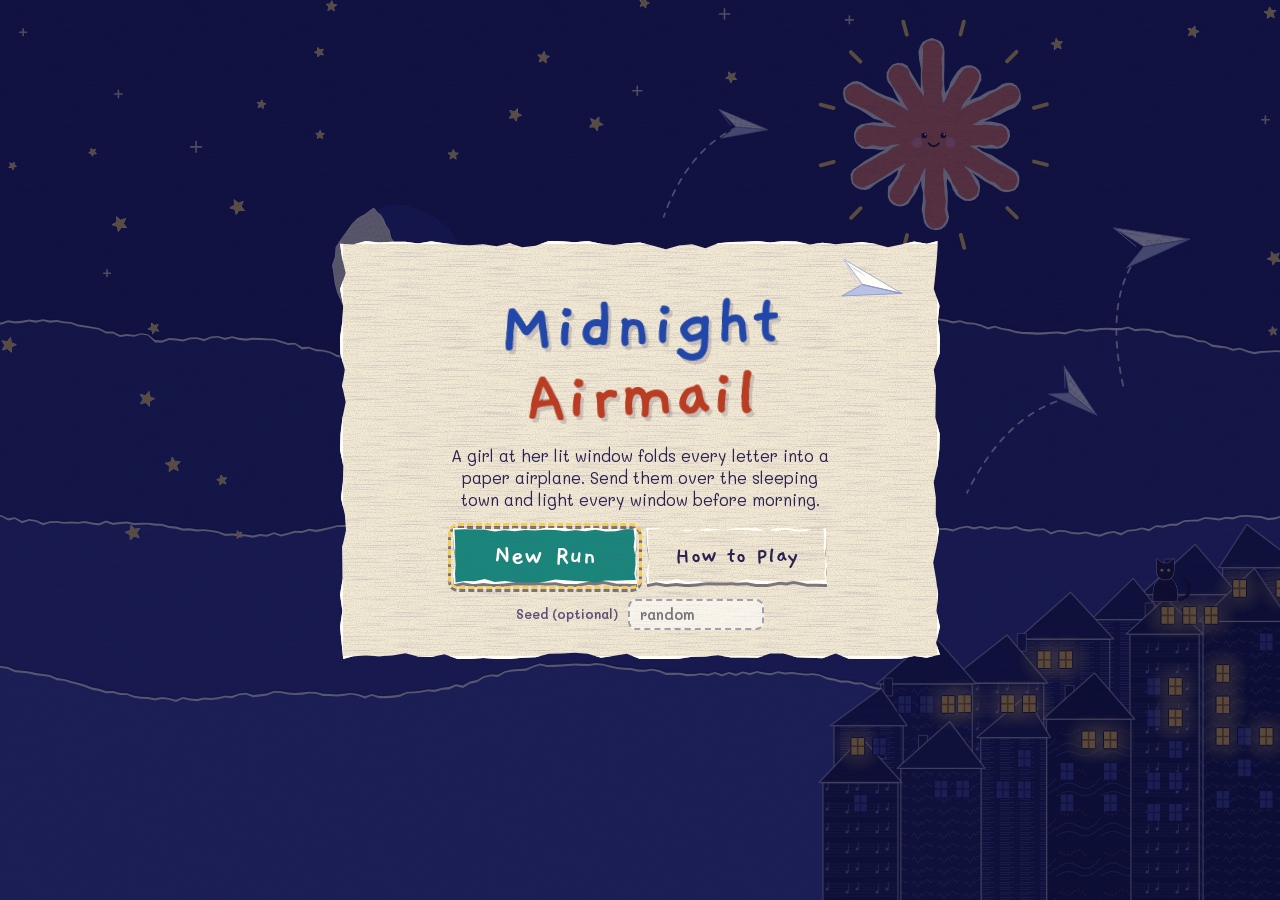
<file: index.html>
<!doctype html>
<html lang="en">
<head>
  <meta charset="utf-8">
  <meta name="viewport" content="width=device-width, initial-scale=1, viewport-fit=cover">
  <title>Midnight Airmail</title>
  <meta name="description" content="A paper-collage poker roguelike: send letters by paper airplane before daybreak.">
  <link rel="preconnect" href="https://fonts.googleapis.com">
  <link rel="preconnect" href="https://fonts.gstatic.com" crossorigin>
  <link rel="stylesheet" href="https://fonts.googleapis.com/css2?family=Gaegu:wght@400;700&family=Mali:wght@400;600;700&display=swap">
  <link rel="stylesheet" href="css/style.css">
  <link rel="stylesheet" href="css/ui.css">
</head>
<body>
  <div id="app">
    <div id="scene" aria-hidden="true"></div>

    <div id="game" class="layout">
      <aside id="sidebar">
        <div id="blind-panel"></div>
        <div id="score-panel"></div>
        <div id="hand-panel"></div>
        <div id="counters-panel"></div>
        <div id="sidebar-buttons"></div>
      </aside>

      <main id="table">
        <div id="top-row">
          <div id="keepsakes" class="slots"></div>
          <div id="consumables" class="slots"></div>
        </div>
        <div id="stage"></div>
        <div id="hand-area">
          <div id="hand"></div>
          <div id="hand-controls"></div>
        </div>
        <div id="deck-pile"></div>
      </main>
    </div>

    <div id="overlay"></div>
    <div id="tooltip" class="tooltip" role="tooltip" hidden></div>
    <svg id="svg-defs" width="0" height="0" style="position:absolute" aria-hidden="true"></svg>
  </div>

  <!-- core -->
  <script src="js/core/namespace.js"></script>
  <script src="js/core/cards.js"></script>
  <script src="js/core/hands.js"></script>
  <script src="js/core/scoring.js"></script>
  <script src="js/core/run.js"></script>
  <!-- content -->
  <script src="js/content/bosses.js"></script>
  <script src="js/content/constellations.js"></script>
  <script src="js/content/keepsakes.js"></script>
  <script src="js/content/letters.js"></script>
  <!-- art -->
  <script src="js/art/art.js"></script>
  <script src="js/art/scene.js"></script>
  <!-- UI SCRIPTS (owned by the UI builder: add js/ui/*.js and js/audio.js here) -->
  <script src="js/audio.js" charset="utf-8"></script>
  <script src="js/ui/ui-core.js" charset="utf-8"></script>
  <script src="js/ui/ui-sidebar.js" charset="utf-8"></script>
  <script src="js/ui/ui-hand.js" charset="utf-8"></script>
  <script src="js/ui/ui-stage.js" charset="utf-8"></script>
  <script src="js/ui/ui-anim.js" charset="utf-8"></script>
  <script src="js/ui/ui-modals.js" charset="utf-8"></script>
  <!-- /UI SCRIPTS -->
  <script src="js/main.js"></script>
</body>
</html>
</file>
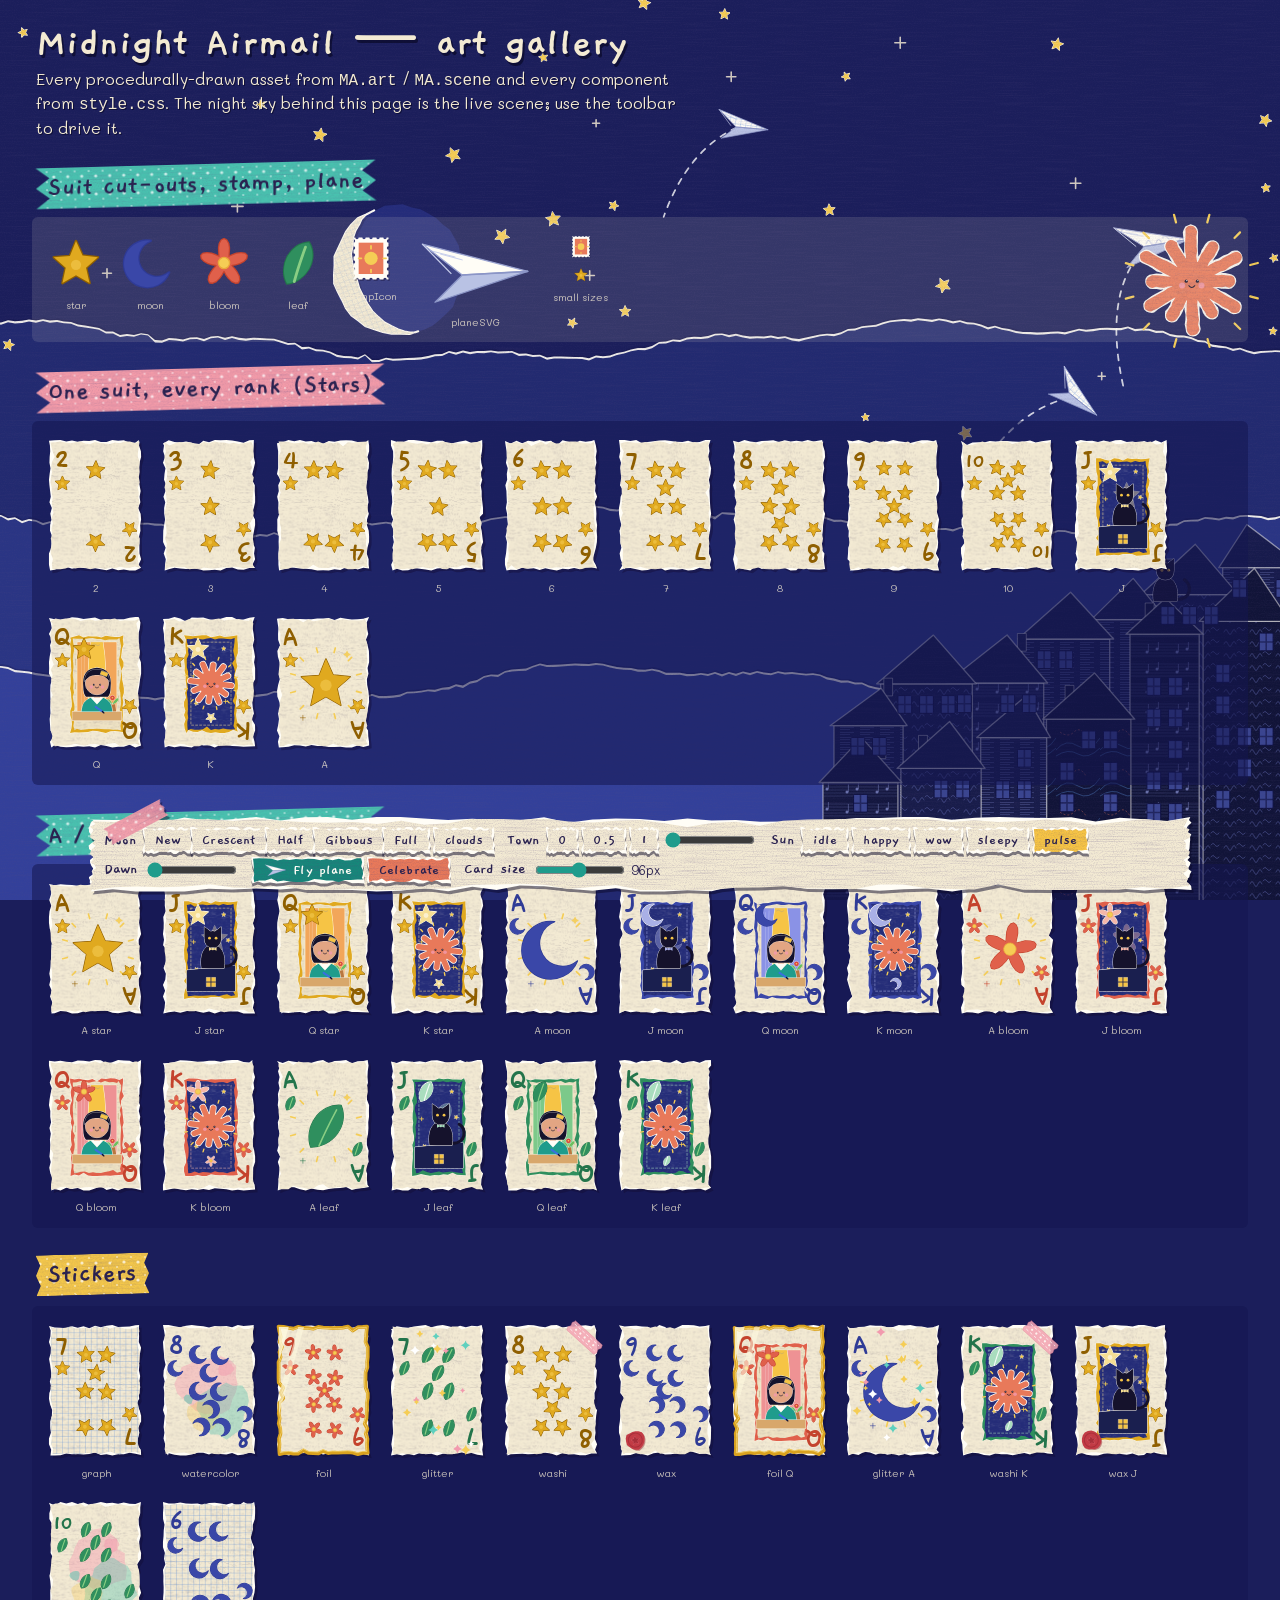
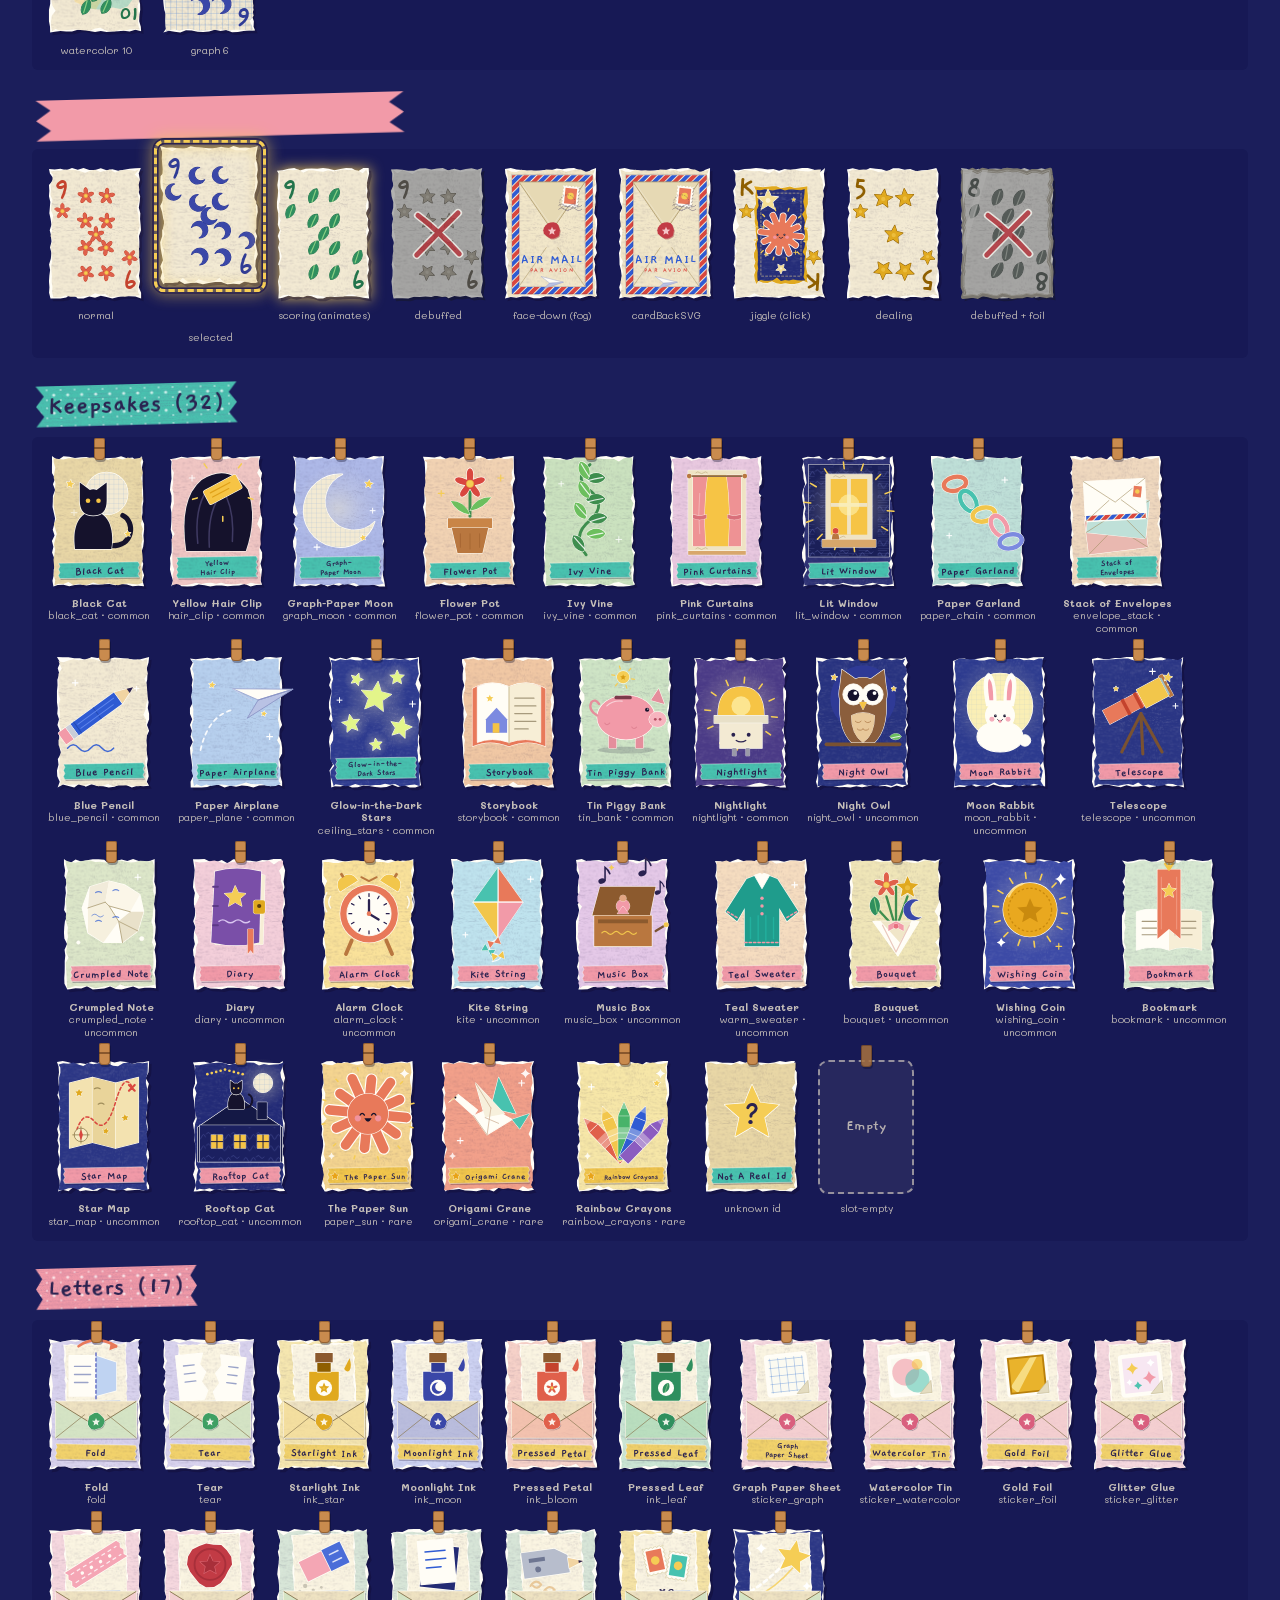
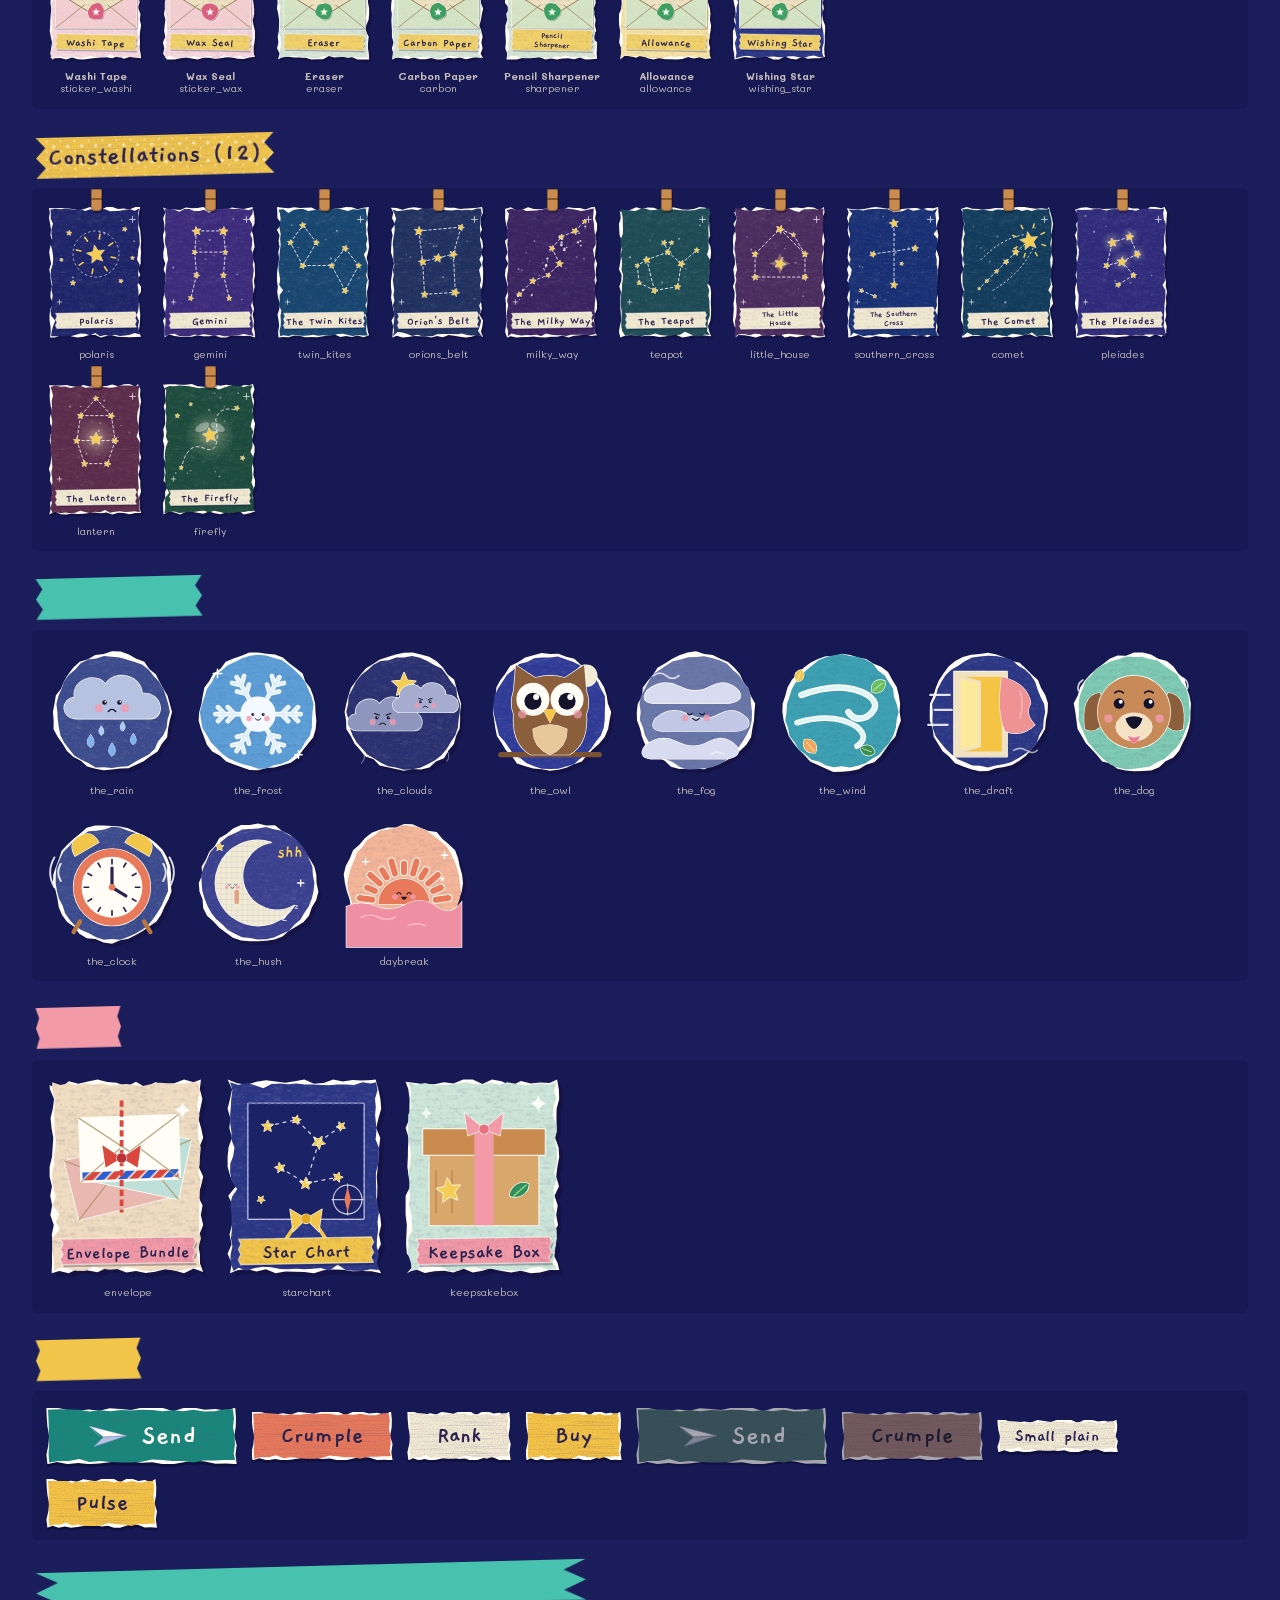
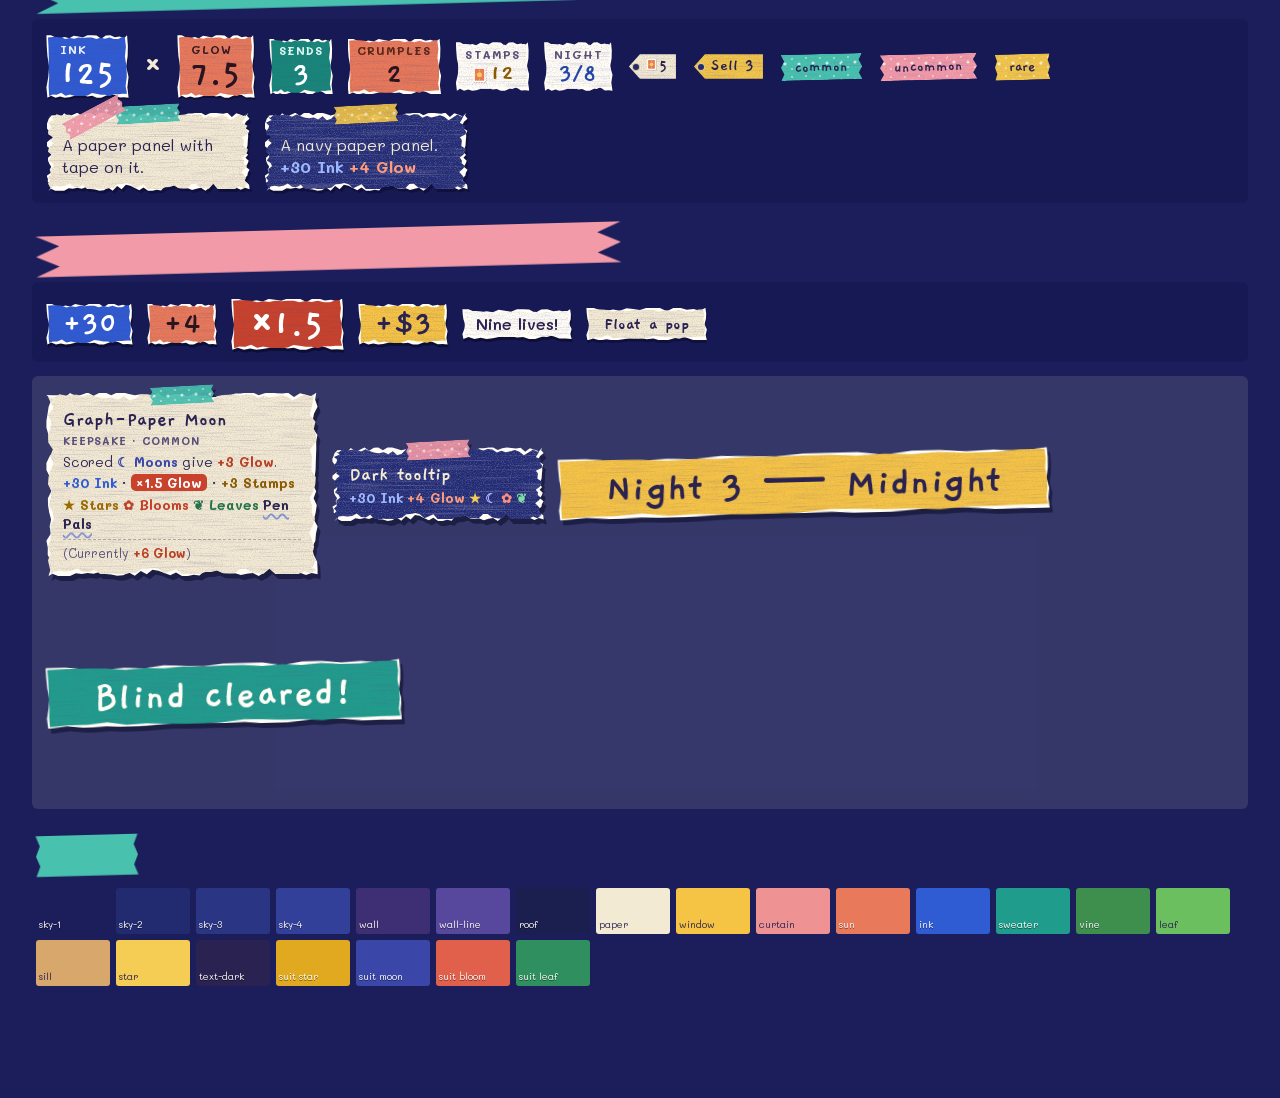
<file: art-preview.html>
<!doctype html>
<html lang="en">
<head>
  <meta charset="utf-8">
  <meta name="viewport" content="width=device-width, initial-scale=1">
  <title>Midnight Airmail — art gallery</title>
  <link rel="preconnect" href="https://fonts.googleapis.com">
  <link rel="preconnect" href="https://fonts.gstatic.com" crossorigin>
  <link rel="stylesheet" href="https://fonts.googleapis.com/css2?family=Gaegu:wght@400;700&family=Mali:wght@400;600;700&display=swap">
  <link rel="stylesheet" href="css/style.css">
  <style>
    /* gallery-only styling (not part of the game) */
    body { overflow-x: hidden; }
    .pv { position: relative; z-index: 1; max-width: 1240px; margin: 0 auto; padding: 16px 16px 90px; }
    .pv > h1 { font-size: 2.6rem; margin: 6px 0 2px; text-shadow: 2px 3px 0 rgba(6,5,30,.6); }
    .pv > .lead { max-width: 60ch; margin-bottom: 14px; text-shadow: 1px 1px 0 rgba(6,5,30,.6); }
    .pv section { margin: 26px 0; }
    .pv h2 { font-size: 1.7rem; margin: 0 0 12px; display: inline-block; padding: 0 12px; }
    .pv .grid { display: flex; flex-wrap: wrap; gap: 22px 18px; align-items: flex-start; }
    .pv .cell { display: flex; flex-direction: column; align-items: center; gap: 8px; text-align: center; font-size: .78rem; max-width: calc(var(--card-w) + 30px); }
    .pv .cell small { opacity: .8; line-height: 1.2; }
    .pv .backdrop { padding: 18px 16px 14px; margin: 0 -4px; background: rgba(20, 22, 80, .55); border-radius: 6px; }
    .pv .light { background: rgba(243, 234, 211, .12); }
    .pv .pop { position: relative; left: auto; top: auto; transform: none; animation: none; display: inline-block; }
    .pv .tooltip { position: relative; animation: none; display: inline-block; }
    .pv .modal { animation: none; width: min(420px, 100%); max-height: none; overflow: visible; clip-path: var(--torn-a); }
    .pv .banner { animation: none; }
    .pv .plane-cell svg { display: block; }
    #pv-toolbar { position: fixed; z-index: 45; left: 10px; bottom: 10px; right: 10px; max-width: 1100px; margin: 0 auto; padding: 10px 14px 8px; display: flex; flex-wrap: wrap; gap: 6px 14px; align-items: center; font-size: .78rem; }
    #pv-toolbar .grp { display: flex; flex-wrap: wrap; gap: 5px; align-items: center; }
    #pv-toolbar .grp > b { font-family: var(--font-display); font-size: 1rem; margin-right: 2px; }
    #pv-toolbar .btn { font-size: .95rem; padding: .28em .7em; }
    #pv-toolbar input[type=range] { width: 90px; accent-color: #1F9C8C; }
    .swatches { display: flex; flex-wrap: wrap; gap: 6px; }
    .sw { width: 74px; height: 46px; padding: 3px; font-size: .62rem; color: #fff; text-shadow: 0 1px 0 rgba(0,0,0,.5); border-radius: 3px; display: flex; align-items: flex-end; }
    .state-card { display: flex; flex-direction: column; align-items: center; gap: 10px; padding-top: 22px; }
    .demo-row { display: flex; flex-wrap: wrap; gap: 18px; align-items: center; }
  </style>
</head>
<body>
  <div id="scene" aria-hidden="true"></div>

  <div class="pv">
    <h1>Midnight Airmail — art gallery</h1>
    <p class="lead">Every procedurally-drawn asset from <code>MA.art</code> / <code>MA.scene</code> and every component from <code>style.css</code>. The night sky behind this page is the live scene; use the toolbar to drive it.</p>

    <section id="s-suits">
      <h2 class="label">Suit cut-outs, stamp, plane</h2>
      <div class="grid backdrop light" id="g-suits"></div>
    </section>

    <section>
      <h2 class="label tape-pink">One suit, every rank (Stars)</h2>
      <div class="grid backdrop" id="g-ranks"></div>
    </section>

    <section>
      <h2 class="label">A / J / Q / K, all four suits</h2>
      <div class="grid backdrop" id="g-faces"></div>
    </section>

    <section>
      <h2 class="label tape-gold">Stickers</h2>
      <div class="grid backdrop" id="g-stickers"></div>
    </section>

    <section>
      <h2 class="label tape-pink">Card states and the card back</h2>
      <div class="grid backdrop" id="g-states"></div>
    </section>

    <section>
      <h2 class="label">Keepsakes (32)</h2>
      <div class="grid backdrop" id="g-keeps"></div>
    </section>

    <section>
      <h2 class="label tape-pink">Letters (17)</h2>
      <div class="grid backdrop" id="g-letters"></div>
    </section>

    <section>
      <h2 class="label tape-gold">Constellations (12)</h2>
      <div class="grid backdrop" id="g-cons"></div>
    </section>

    <section>
      <h2 class="label">Visitors (11)</h2>
      <div class="grid backdrop" id="g-boss"></div>
    </section>

    <section>
      <h2 class="label tape-pink">Packs</h2>
      <div class="grid backdrop" id="g-packs"></div>
    </section>

    <section>
      <h2 class="label tape-gold">Buttons</h2>
      <div class="demo-row backdrop">
        <button class="btn btn-send"><span class="btn-icon" data-plane></span>Send</button>
        <button class="btn btn-crumple">Crumple</button>
        <button class="btn btn-plain">Rank</button>
        <button class="btn btn-gold">Buy</button>
        <button class="btn btn-send" disabled><span class="btn-icon" data-plane></span>Send</button>
        <button class="btn btn-crumple" disabled>Crumple</button>
        <button class="btn btn-plain btn-small">Small plain</button>
        <button class="btn btn-gold pulse">Pulse</button>
      </div>
    </section>

    <section>
      <h2 class="label">Ink × Glow, counters, price tags, labels, tape</h2>
      <div class="demo-row backdrop">
        <div class="ink-box"><span class="box-label">Ink</span><span class="box-num">125</span></div>
        <span class="box-x">×</span>
        <div class="glow-box"><span class="box-label">Glow</span><span class="box-num">7.5</span></div>
        <div class="counter counter-sends"><span class="counter-label">Sends</span><span class="counter-value">3</span></div>
        <div class="counter counter-crumples"><span class="counter-label">Crumples</span><span class="counter-value">2</span></div>
        <div class="counter counter-stamps"><span class="counter-label">Stamps</span><span class="counter-value" data-stamp>12</span></div>
        <div class="counter counter-night"><span class="counter-label">Night</span><span class="counter-value">3/8</span></div>
        <span class="price-tag"><span data-stampi></span>5</span>
        <span class="price-tag sell">Sell 3</span>
        <span class="label">common</span><span class="label tape-pink">uncommon</span><span class="label tape-gold">rare</span>
        <div class="paper" style="width:200px;padding-top:20px"><span class="tape tape-teal"></span><span class="tape tape-pink tape-l"></span>A paper panel with tape on it.</div>
        <div class="paper-dark paper" style="width:200px;padding-top:20px"><span class="tape tape-gold"></span>A navy paper panel. <span class="t-ink">+30 Ink</span> <span class="t-glow">+4 Glow</span></div>
      </div>
    </section>

    <section>
      <h2 class="label tape-pink">Score pops, markup spans, tooltip, banner, modal</h2>
      <div class="demo-row backdrop">
        <span class="pop pop-ink">+30</span>
        <span class="pop pop-glow">+4</span>
        <span class="pop pop-xglow">×1.5</span>
        <span class="pop pop-stamp">+$3</span>
        <span class="pop pop-say">Nine lives!</span>
        <button class="btn btn-plain btn-small" id="btn-pop">Float a pop</button>
      </div>
      <div class="demo-row backdrop light" style="margin-top:14px">
        <div class="tooltip" role="tooltip"><span class="tape"></span>
          <div class="tip-title">Graph-Paper Moon</div><div class="tip-sub">Keepsake · common</div>
          <div class="tip-line">Scored <span class="t-moon">☾ Moons</span> give <span class="t-glow">+3 Glow</span>.</div>
          <div class="tip-line"><span class="t-ink">+30 Ink</span> · <span class="t-xglow">×1.5 Glow</span> · <span class="t-stamp">+3 Stamps</span></div>
          <div class="tip-line"><span class="t-star">★ Stars</span> <span class="t-bloom">✿ Blooms</span> <span class="t-leaf">❦ Leaves</span> <span class="t-hand">Pen Pals</span></div>
          <div class="tip-status">(Currently <span class="t-glow">+6 Glow</span>)</div>
        </div>
        <div class="tooltip tooltip-dark"><span class="tape tape-pink"></span><div class="tip-title">Dark tooltip</div><div class="tip-line"><span class="t-ink">+30 Ink</span> <span class="t-glow">+4 Glow</span> <span class="t-star">★</span> <span class="t-moon">☾</span> <span class="t-bloom">✿</span> <span class="t-leaf">❦</span></div></div>
        <div class="banner">Night 3 — Midnight</div>
        <div class="banner banner-teal">Blind cleared!</div>
        <div class="modal"><h2>Run info</h2><p>A big paper sheet. It holds <span class="t-hand">whatever</span> the UI needs.</p><div class="modal-actions"><button class="btn btn-plain btn-small" id="btn-modal">Open as overlay</button></div></div>
      </div>
    </section>

    <section>
      <h2 class="label">Palette</h2>
      <div class="swatches" id="g-sw"></div>
    </section>
  </div>

  <div id="pv-toolbar" class="paper">
    <span class="tape tape-pink tape-l"></span>
    <div class="grp"><b>Moon</b><span id="tb-moon"></span><button class="btn btn-plain" id="tb-hide">clouds</button></div>
    <div class="grp"><b>Town</b><button class="btn btn-plain" data-p="0">0</button><button class="btn btn-plain" data-p="0.5">0.5</button><button class="btn btn-plain" data-p="1">1</button><input type="range" id="tb-prog" min="0" max="1" step="0.01" value="0" aria-label="progress"></div>
    <div class="grp"><b>Sun</b><button class="btn btn-plain" data-m="idle">idle</button><button class="btn btn-plain" data-m="happy">happy</button><button class="btn btn-plain" data-m="wow">wow</button><button class="btn btn-plain" data-m="sleepy">sleepy</button><button class="btn btn-gold" id="tb-pulse">pulse</button></div>
    <div class="grp"><b>Dawn</b><input type="range" id="tb-dawn" min="0" max="1" step="0.01" value="0" aria-label="dawn"></div>
    <div class="grp"><button class="btn btn-send" id="tb-fly"><span class="btn-icon" data-plane></span>Fly plane</button><button class="btn btn-crumple" id="tb-cel">Celebrate</button></div>
    <div class="grp"><b>Card size</b><input type="range" id="tb-size" min="44" max="150" step="2" value="96" aria-label="card size"><span id="tb-size-v">96px</span></div>
  </div>

  <div id="overlay"></div>
  <svg id="svg-defs" width="0" height="0" style="position:absolute" aria-hidden="true"></svg>

  <script src="js/core/namespace.js"></script>
  <script src="js/art/art.js"></script>
  <script src="js/art/scene.js"></script>
  <script>
  (function () {
    var A = MA.art, $ = function (id) { return document.getElementById(id); };
    A.ensureDefs();
    MA.scene.mount($('scene'));

    function card(c, cls, extra) {
      return '<div class="card ' + (cls || '') + '">' + A.cardSVG(c) + '</div>';
    }
    function cell(inner, cap) { return '<div class="cell">' + inner + (cap ? '<small>' + cap + '</small>' : '') + '</div>'; }
    var SUITS = ['star', 'moon', 'bloom', 'leaf'], n = 0;
    function mk(rank, suit, sticker) { return { uid: 'p' + (++n), rank: rank, suit: suit, sticker: sticker || null }; }

    // suits, stamp, plane
    var h = '';
    SUITS.forEach(function (s) { h += cell(A.suitIcon(s, 56), s); });
    h += cell(A.stampIcon(40), 'stampIcon') + '<div class="cell plane-cell">' + A.planeSVG(120) + '<small>planeSVG</small></div>' + cell(A.stampIcon(20) + ' ' + A.suitIcon('star', 16), 'small sizes');
    $('g-suits').innerHTML = h;

    // ranks
    h = ''; for (var r = 2; r <= 14; r++) h += cell(card(mk(r, 'star')), r === 14 ? 'A' : r === 11 ? 'J' : r === 12 ? 'Q' : r === 13 ? 'K' : r);
    $('g-ranks').innerHTML = h;
    // also the rest of the suits' number cards, small
    // faces
    h = ''; SUITS.forEach(function (s) { [14, 11, 12, 13].forEach(function (r) { h += cell(card(mk(r, s)), (r === 14 ? 'A' : r === 11 ? 'J' : r === 12 ? 'Q' : 'K') + ' ' + s); }); });
    $('g-faces').innerHTML = h;

    // stickers
    h = ''; ['graph', 'watercolor', 'foil', 'glitter', 'washi', 'wax'].forEach(function (st, i) { h += cell(card(mk(7 + (i % 3), SUITS[i % 4], st)), st); });
    h += cell(card(mk(12, 'bloom', 'foil')), 'foil Q') + cell(card(mk(14, 'moon', 'glitter')), 'glitter A') + cell(card(mk(13, 'leaf', 'washi')), 'washi K') + cell(card(mk(11, 'star', 'wax')), 'wax J') + cell(card(mk(10, 'leaf', 'watercolor')), 'watercolor 10') + cell(card(mk(6, 'moon', 'graph')), 'graph 6');
    $('g-stickers').innerHTML = h;

    // states
    h = '';
    h += cell(card(mk(9, 'bloom')), 'normal');
    h += cell('<div class="state-card">' + card(mk(9, 'moon'), 'selected') + '</div>', 'selected');
    h += cell(card(mk(9, 'leaf'), 'scoring'), 'scoring (animates)');
    h += cell(card(mk(9, 'star'), 'debuffed'), 'debuffed');
    h += cell(card(Object.assign(mk(12, 'bloom'), { faceDown: true }), 'facedown'), 'face-down (fog)');
    h += cell('<div class="card">' + A.cardBackSVG() + '</div>', 'cardBackSVG');
    h += cell('<div class="card jiggle" id="jig">' + A.cardSVG(mk(13, 'star')) + '</div>', 'jiggle (click)');
    h += cell(card(mk(5, 'star'), 'dealing'), 'dealing');
    h += cell(card(mk(8, 'leaf', 'foil'), 'debuffed'), 'debuffed + foil');
    $('g-states').innerHTML = h;
    $('jig').addEventListener('click', function () { this.classList.remove('jiggle'); void this.offsetWidth; this.classList.add('jiggle'); });

    // keepsakes
    h = ''; A.keepsakeIds().forEach(function (id) { var i = A.keepsakeInfo(id); h += cell('<div class="keepsake">' + A.keepsakeSVG(id) + '</div>', '<b>' + i.name + '</b><br>' + id + ' · ' + i.rarity); });
    h += cell('<div class="keepsake">' + A.keepsakeSVG('not_a_real_id') + '</div>', 'unknown id');
    h += cell('<div class="slot-empty" style="width:var(--card-w);height:calc(var(--card-w)*1.4)">Empty</div>', 'slot-empty');
    $('g-keeps').innerHTML = h;

    // letters
    h = ''; A.letterIds().forEach(function (id) { var i = A.letterInfo(id); h += cell('<div class="consumable">' + A.letterSVG(id) + '</div>', '<b>' + i.name + '</b><br>' + id); });
    $('g-letters').innerHTML = h;

    // constellations
    h = ''; A.constellationIds().forEach(function (id) { h += cell('<div class="consumable">' + A.constellationSVG(id) + '</div>', id); });
    $('g-cons').innerHTML = h;

    // visitors
    h = ''; A.bossIds().forEach(function (id) { h += '<div class="cell" style="max-width:150px">' + A.bossSVG(id, 128) + '<small>' + id + '</small></div>'; });
    $('g-boss').innerHTML = h;

    // packs
    h = ''; A.packIds().forEach(function (k) { h += '<div class="cell" style="max-width:190px">' + A.packSVG(k, { w: 160, h: 200 }) + '<small>' + k + '</small></div>'; });
    $('g-packs').innerHTML = h;

    // inline icons
    document.querySelectorAll('[data-plane]').forEach(function (e) { e.innerHTML = A.planeSVG(30); });
    document.querySelectorAll('[data-stampi]').forEach(function (e) { e.innerHTML = A.stampIcon(11); });
    document.querySelectorAll('[data-stamp]').forEach(function (e) { e.innerHTML = A.stampIcon(15) + ' ' + e.textContent; });

    // palette
    var pal = { 'sky-1': '#1B1E5B', 'sky-2': '#222A70', 'sky-3': '#2A3584', 'sky-4': '#33409A', wall: '#3E2F74', 'wall-line': '#57489E', roof: '#1A1F4F', paper: '#F3EAD3', window: '#F6C445', curtain: '#EE9294', sun: '#E8795A', ink: '#2F5BD3', sweater: '#1F9C8C', vine: '#3E8E4E', leaf: '#6CBF5E', sill: '#D8A76B', star: '#F5CD55', 'text-dark': '#2A2250', 'suit star': '#E0A91F', 'suit moon': '#3A47A8', 'suit bloom': '#E0604B', 'suit leaf': '#2F8F5E' };
    $('g-sw').innerHTML = Object.keys(pal).map(function (k) { return '<div class="sw" style="background:' + pal[k] + ';' + (['paper', 'window', 'star', 'sill', 'leaf', 'curtain'].indexOf(k) >= 0 ? 'color:#2A2250;text-shadow:none' : '') + '">' + k + '</div>'; }).join('');

    // toolbar
    var mn = ['New', 'Crescent', 'Half', 'Gibbous', 'Full'], mh = '', hidden = false, phase = 0;
    mn.forEach(function (t, i) { mh += '<button class="btn btn-plain" data-ph="' + i + '">' + t + '</button>'; });
    $('tb-moon').innerHTML = mh;
    $('tb-moon').addEventListener('click', function (e) { var b = e.target.closest('[data-ph]'); if (b) { phase = +b.dataset.ph; MA.scene.setMoonPhase(phase, hidden); } });
    $('tb-hide').addEventListener('click', function () { hidden = !hidden; MA.scene.setMoonPhase(phase, hidden); });
    MA.scene.setMoonPhase(1);
    phase = 1;
    document.querySelectorAll('[data-p]').forEach(function (b) { b.addEventListener('click', function () { $('tb-prog').value = b.dataset.p; MA.scene.setProgress(+b.dataset.p); }); });
    $('tb-prog').addEventListener('input', function () { MA.scene.setProgress(+this.value); });
    document.querySelectorAll('[data-m]').forEach(function (b) { b.addEventListener('click', function () { MA.scene.sunMood(b.dataset.m); MA.scene.sunPulse(1); }); });
    $('tb-pulse').addEventListener('click', function () { MA.scene.sunPulse(1.5); });
    $('tb-dawn').addEventListener('input', function () { MA.scene.setDawn(+this.value); });
    $('tb-fly').addEventListener('click', function () {
      var r = this.getBoundingClientRect();
      MA.scene.flyPlane(r.left + r.width / 2, r.top + r.height / 2).then(function () { var v = Math.min(1, (+$('tb-prog').value) + 0.08); $('tb-prog').value = v; MA.scene.setProgress(v); });
    });
    $('tb-cel').addEventListener('click', function () { MA.scene.celebrate(); $('tb-prog').value = 1; });
    $('tb-size').addEventListener('input', function () { document.documentElement.style.setProperty('--card-w', this.value + 'px'); $('tb-size-v').textContent = this.value + 'px'; });
    $('btn-pop').addEventListener('click', function () {
      var r = this.getBoundingClientRect(), p = document.createElement('div');
      p.className = 'pop pop-glow'; p.textContent = '+' + (1 + Math.floor(Math.random() * 9));
      p.style.left = (r.left + r.width / 2) + 'px'; p.style.top = (r.top) + 'px'; p.style.position = 'fixed'; p.style.display = 'block';
      document.body.appendChild(p); setTimeout(function () { p.remove(); }, 1200);
    });
    $('btn-modal').addEventListener('click', function () {
      var o = $('overlay');
      o.innerHTML = '<div class="modal"><span class="tape" style="top:-9px"></span><h2>Paper sheet</h2><p>This is a real <code>.modal</code> inside <code>#overlay</code>. Click anywhere to close.</p><div class="modal-actions"><button class="btn btn-send"><span class="btn-icon">' + A.planeSVG(30) + '</span>Send</button><button class="btn btn-plain" id="mclose">Close</button></div></div>';
      o.onclick = function (e) { if (e.target === o || e.target.id === 'mclose') { o.innerHTML = ''; } };
    });
  })();
  </script>
</body>
</html>
</file>
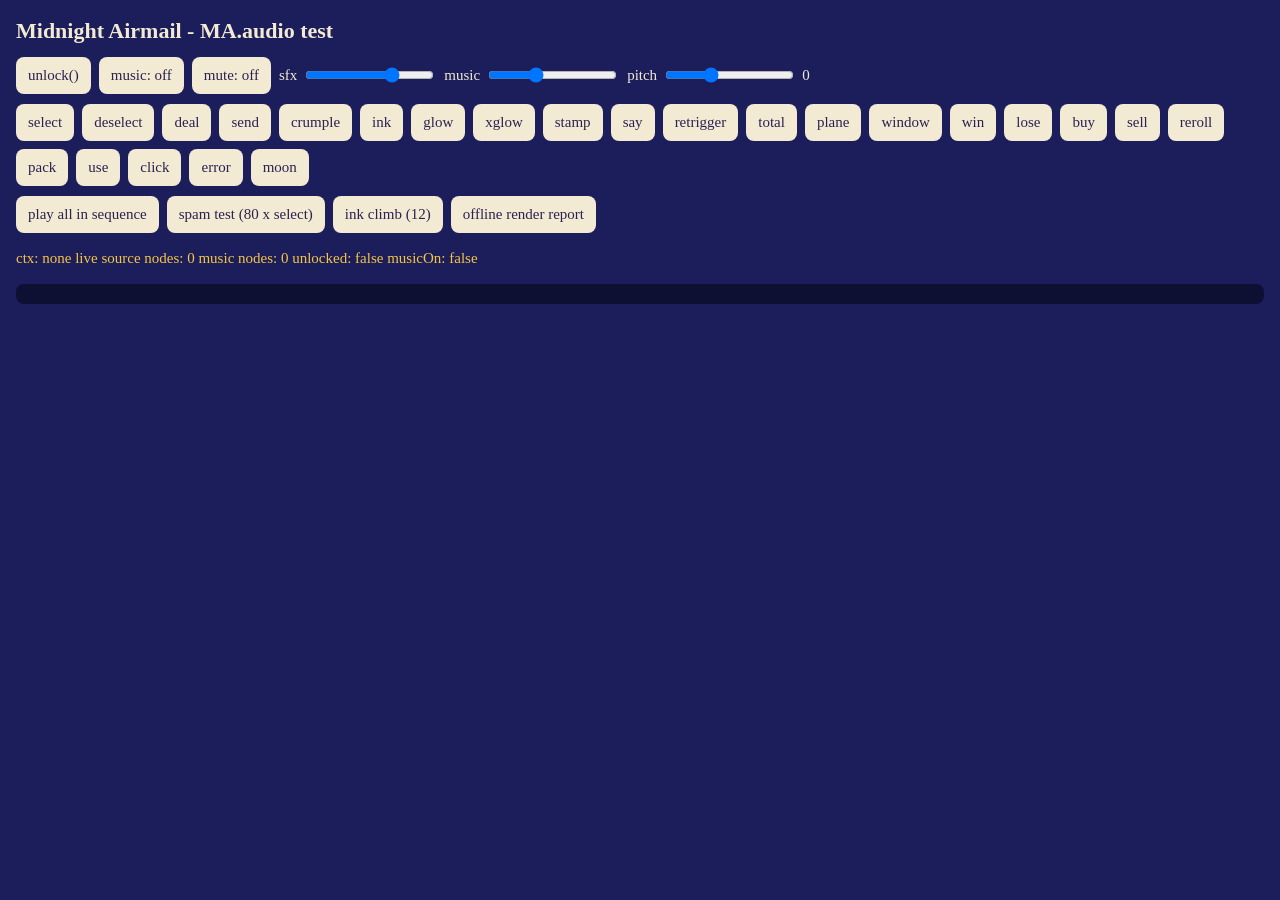
<file: audio-test.html>
<!doctype html>
<html lang="en">
<head>
<meta charset="utf-8">
<meta name="viewport" content="width=device-width, initial-scale=1">
<title>Midnight Airmail - audio test</title>
<style>
  body { background:#1B1E5B; color:#F3EAD3; font:15px/1.4 "Mali", "Comic Sans MS", cursive; margin:0; padding:16px; }
  h1 { font-size:22px; margin:0 0 8px; }
  .row { display:flex; flex-wrap:wrap; gap:8px; margin:10px 0; align-items:center; }
  button { background:#F3EAD3; color:#2A2250; border:0; border-radius:8px; padding:8px 12px; font:inherit; cursor:pointer; }
  button.on { background:#F6C445; }
  label { display:flex; gap:6px; align-items:center; }
  pre { background:#0d0f33; padding:10px; border-radius:8px; overflow:auto; max-height:260px; font-size:12px; }
  #status { color:#F6C445; }
</style>
</head>
<body>
<h1>Midnight Airmail - MA.audio test</h1>
<div class="row">
  <button id="unlock">unlock()</button>
  <button id="music">music: off</button>
  <button id="mute">mute: off</button>
  <label>sfx <input id="vol" type="range" min="0" max="1" step="0.05" value="0.7"></label>
  <label>music <input id="mvol" type="range" min="0" max="1" step="0.05" value="0.35"></label>
  <label>pitch <input id="pitch" type="range" min="-12" max="24" step="1" value="0"><span id="pv">0</span></label>
</div>
<div class="row" id="sounds"></div>
<div class="row">
  <button id="all">play all in sequence</button>
  <button id="spam">spam test (80 x select)</button>
  <button id="climb">ink climb (12)</button>
  <button id="offline">offline render report</button>
</div>
<p id="status">-</p>
<pre id="log"></pre>
<script src="js/core/namespace.js"></script>
<script src="js/audio.js"></script>
<script>
(function () {
  var A = MA.audio, $ = function (id) { return document.getElementById(id); };
  var logEl = $('log');
  function log(s) { logEl.textContent += s + '\n'; logEl.scrollTop = logEl.scrollHeight; }
  window.addEventListener('error', function (e) { log('WINDOW ERROR: ' + e.message); });
  window.addEventListener('unhandledrejection', function (e) { log('UNHANDLED REJECTION: ' + e.reason); });

  var pitch = function () { return +$('pitch').value; };
  A.list().forEach(function (name) {
    var b = document.createElement('button');
    b.textContent = name; b.setAttribute('data-sound', name);
    b.onclick = function () { A.unlock(); log(name + ' -> ' + A.play(name, { pitch: pitch() })); };
    $('sounds').appendChild(b);
  });

  $('unlock').onclick = function () { log('unlock -> ' + A.unlock()); };
  $('music').onclick = function () {
    A.unlock(); A.music(!A.isMusicOn());
    this.textContent = 'music: ' + (A.isMusicOn() ? 'on' : 'off'); this.className = A.isMusicOn() ? 'on' : '';
  };
  $('mute').onclick = function () {
    A.setMuted(!A.isMuted());
    this.textContent = 'mute: ' + (A.isMuted() ? 'on' : 'off'); this.className = A.isMuted() ? 'on' : '';
  };
  $('vol').oninput = function () { A.setVolume(+this.value); };
  $('mvol').oninput = function () { A.setMusicVolume(+this.value); };
  $('pitch').oninput = function () { $('pv').textContent = this.value; };

  $('all').onclick = function () {
    A.unlock();
    var names = A.list(), i = 0;
    (function next() { if (i >= names.length) return; A.play(names[i++], { pitch: pitch() }); setTimeout(next, 900); })();
  };
  $('spam').onclick = function () {
    A.unlock();
    var ok = 0, i;
    for (i = 0; i < 80; i++) if (A.play('select')) ok++;
    log('spam: 80 requests in one tick -> ' + ok + ' accepted (limit ~25/s)');
  };
  $('climb').onclick = function () {
    A.unlock();
    var i = 0;
    (function next() { if (i >= 12) return; A.play('ink', { pitch: i * 1.5 }); A.play('glow', { pitch: i }); i++; setTimeout(next, 110); })();
  };

  setInterval(function () {
    var s = A._stats();
    $('status').textContent = 'ctx: ' + s.state + '   live source nodes: ' + s.active + '   music nodes: ' + s.music +
      '   unlocked: ' + A.isUnlocked() + '   musicOn: ' + A.isMusicOn();
  }, 300);

  /* Offline render: build each sound in an OfflineAudioContext and report peak / RMS / tail. */
  $('offline').onclick = function () {
    var OAC = window.OfflineAudioContext || window.webkitOfflineAudioContext;
    if (!OAC) { log('no OfflineAudioContext'); return; }
    var names = A.list(), rate = 44100, out = [];
    function analyse(buf) {
      var peak = 0, sum = 0, n = 0, lastLoud = 0, thresh = 0.002, c, d, i;
      for (c = 0; c < buf.numberOfChannels; c++) {
        d = buf.getChannelData(c);
        for (i = 0; i < d.length; i++) {
          var a = Math.abs(d[i]);
          if (a !== a) return { nan: true };
          if (a > peak) peak = a;
          sum += d[i] * d[i]; n++;
          if (a > thresh && i > lastLoud) lastLoud = i;
        }
      }
      return { peak: peak, rms: Math.sqrt(sum / n), tail: lastLoud / rate };
    }
    function one(i) {
      if (i >= names.length) { music(); return; }
      var octx = new OAC(2, rate * 3, rate), e = A._engine(octx);
      var accepted = e.play(names[i], { pitch: 0 });
      octx.startRendering().then(function (buf) {
        var r = analyse(buf);
        out.push(names[i] + (accepted ? '' : ' (REJECTED)') + ': ' + (r.nan ? 'NaN!' :
          'peak ' + r.peak.toFixed(3) + '  rms ' + r.rms.toFixed(4) + '  audible ' + r.tail.toFixed(2) + 's' +
          (r.peak > 0.9 ? '  <-- LOUD' : '') + (r.peak < 0.02 ? '  <-- QUIET' : '')));
        one(i + 1);
      }, function (err) { log('render error ' + names[i] + ': ' + err); one(i + 1); });
    }
    function music() {
      var secs = 50, octx = new OAC(2, 22050 * secs, 22050), e = A._engine(octx);
      e._music(secs);
      var before = e.stats().active;
      octx.startRendering().then(function (buf) {
        var r = analyse(buf);
        out.push('MUSIC ' + secs + 's (' + before + ' nodes scheduled): ' + (r.nan ? 'NaN!' :
          'peak ' + r.peak.toFixed(3) + '  rms ' + r.rms.toFixed(4)) + '  live after render: ' + e.stats().active);
        log(out.join('\n'));
        window.__offlineDone = true;
      }, function (err) { log('music render error: ' + err); });
    }
    log('rendering...'); one(0);
  };
})();
</script>
</body>
</html>
</file>
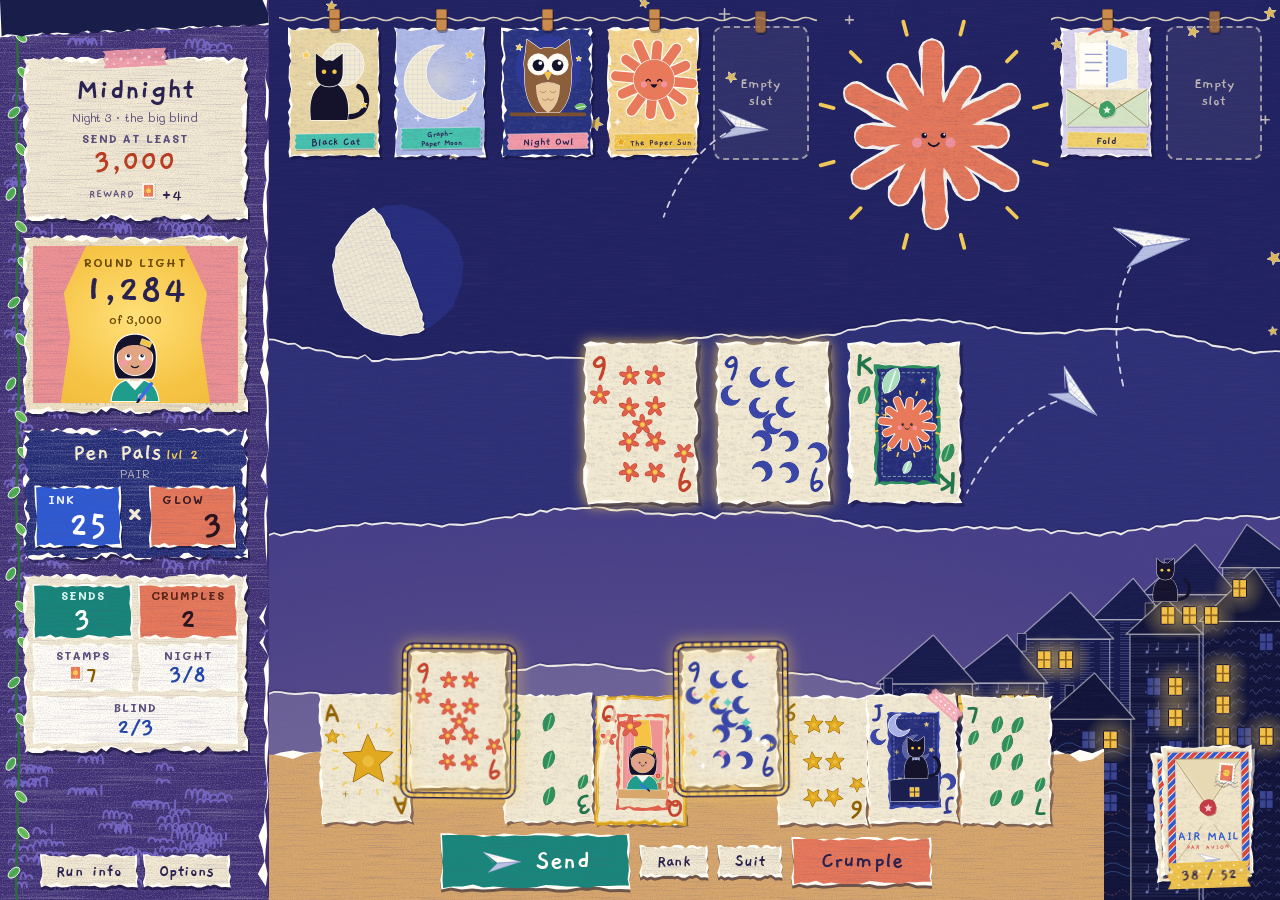
<file: layout-preview.html>
<!doctype html>
<html lang="en">
<head>
  <meta charset="utf-8">
  <meta name="viewport" content="width=device-width, initial-scale=1, viewport-fit=cover">
  <title>Midnight Airmail — layout preview</title>
  <link rel="preconnect" href="https://fonts.googleapis.com">
  <link rel="preconnect" href="https://fonts.gstatic.com" crossorigin>
  <link rel="stylesheet" href="https://fonts.googleapis.com/css2?family=Gaegu:wght@400;700&family=Mali:wght@400;600;700&display=swap">
  <link rel="stylesheet" href="css/style.css">
</head>
<!--
  CANONICAL MARKUP for the mid-game screen (Night 3, Midnight blind, Pen Pals lvl 2).
  The UI builder should generate exactly this structure dynamically. Everything here is static mock data;
  the little script at the bottom only injects SVG strings from MA.art (cards, keepsakes, icons) — in the real game the UI
  does the same via innerHTML:
     <div class="card">        + MA.art.cardSVG(card)
     <div class="keepsake">    + MA.art.keepsakeSVG(id)
     <div class="consumable">  + MA.art.letterSVG(id) / constellationSVG(id)
  Elements marked data-svg="…" below are those injection points.
-->
<body>
  <div id="app">
    <div id="scene" aria-hidden="true"></div>

    <div id="game" class="layout">
      <aside id="sidebar">

        <!-- #blind-panel  (cream paper note; add .tape as first child).
             Children: .blind-emblem (only for Visitor blinds: MA.art.bossSVG(id, 60)), h2.blind-name, p.blind-sub,
             .blind-target (.k label + .v number), .blind-reward (.k + .v with stamp icon), p.blind-curse (Visitor only).
             Tape colour: dusk = .tape-teal, midnight = .tape-pink, visitor = .tape-gold. -->
        <div id="blind-panel">
          <span class="tape tape-pink"></span>
          <h2 class="blind-name">Midnight</h2>
          <p class="blind-sub">Night 3 · the big blind</p>
          <div class="blind-target"><span class="k">Send at least</span><span class="v">3,000</span></div>
          <div class="blind-reward"><span class="k">Reward</span><span data-svg="stamp" data-size="15"></span><span class="v">+4</span></div>
        </div>

        <!-- #score-panel  = THE LIT WINDOW. Structure is fixed: .window-pane holds two .curtain spans first, then label/value/goal.
             .score-value is what the UI animates as Light counts up: set data-len="<number of characters>" on it (and on every .box-num)
             so the numbers shrink to fit. The girl is drawn by CSS; set #score-panel[data-girl="idle|happy|wow|sleepy|look"] to change her mood. -->
        <div id="score-panel" data-girl="idle">
          <div class="window-pane">
            <span class="curtain curtain-l"></span><span class="curtain curtain-r"></span>
            <div class="score-label">Round Light</div>
            <div class="score-value" data-len="5">1,284</div>
            <div class="score-goal">of 3,000</div>
          </div>
        </div>

        <!-- #hand-panel  (navy paper). .hand-name = themed hand name + .hand-lvl; .hand-poker = poker name (small);
             .mult-row = .ink-box × .glow-box; each box = .box-label + .box-num. -->
        <div id="hand-panel">
          <div class="hand-name">Pen Pals<span class="hand-lvl">lvl 2</span></div>
          <div class="hand-poker">Pair</div>
          <div class="mult-row">
            <div class="ink-box"><span class="box-label">Ink</span><span class="box-num" data-len="2">25</span></div>
            <span class="box-x">×</span>
            <div class="glow-box"><span class="box-label">Glow</span><span class="box-num" data-len="1">3</span></div>
          </div>
        </div>

        <!-- #counters-panel  (cream paper). .counters = 2-column grid of .counter chips:
             .counter.counter-sends / -crumples / -stamps / -night / -blind (.counter-wide spans both columns).
             each = .counter-label + .counter-value. Stamps value starts with MA.art.stampIcon(15). -->
        <div id="counters-panel">
          <div class="counters">
            <div class="counter counter-sends"><span class="counter-label">Sends</span><span class="counter-value">3</span></div>
            <div class="counter counter-crumples"><span class="counter-label">Crumples</span><span class="counter-value">2</span></div>
            <div class="counter counter-stamps"><span class="counter-label">Stamps</span><span class="counter-value"><span data-svg="stamp" data-size="15"></span>7</span></div>
            <div class="counter counter-night"><span class="counter-label">Night</span><span class="counter-value">3/8</span></div>
            <div class="counter counter-blind counter-wide"><span class="counter-label">Blind</span><span class="counter-value">2/3</span></div>
          </div>
        </div>

        <!-- #sidebar-buttons: two .btn.btn-plain -->
        <div id="sidebar-buttons">
          <button class="btn btn-plain">Run info</button>
          <button class="btn btn-plain">Options</button>
        </div>
      </aside>

      <main id="table">
        <div id="top-row">

          <!-- #keepsakes.slots: exactly 5 children, each .keepsake (wrapper) with keepsakeSVG inside, or .slot-empty for an empty slot.
               In the shop, add a .price-tag inside the wrapper. .jiggle when triggered, .dragging while dragged. -->
          <div id="keepsakes" class="slots">
            <div class="keepsake" data-svg="keepsake" data-id="black_cat"></div>
            <div class="keepsake" data-svg="keepsake" data-id="graph_moon"></div>
            <div class="keepsake" data-svg="keepsake" data-id="night_owl"></div>
            <div class="keepsake" data-svg="keepsake" data-id="paper_sun"></div>
            <div class="slot-empty">Empty<br>slot</div>
          </div>

          <!-- #consumables.slots: 2 children, each .consumable (letterSVG / constellationSVG inside) or .slot-empty -->
          <div id="consumables" class="slots">
            <div class="consumable" data-svg="letter" data-id="fold"></div>
            <div class="slot-empty">Empty<br>slot</div>
          </div>
        </div>

        <!-- #stage: transparent centre. Played cards live in .played (a row of .card). Score pops are .pop elements
             (position:fixed; UI sets left/top in px, then removes them after ~1.1s). Frozen mid-float here. -->
        <div id="stage">
          <div class="played">
            <div class="card scoring" data-svg="card" data-rank="9" data-suit="bloom" data-uid="c41"></div>
            <div class="card scoring" data-svg="card" data-rank="9" data-suit="moon" data-uid="c8"></div>
            <div class="card" data-svg="card" data-rank="13" data-suit="leaf" data-uid="c22"></div>
          </div>
          <div class="pop pop-ink" data-over="0" style="animation-play-state:paused;animation-delay:-.32s">+9</div>
          <div class="pop pop-glow" data-over="1" style="animation-play-state:paused;animation-delay:-.42s">+2</div>
        </div>

        <!-- #hand-area = THE WINDOWSILL (tan torn paper).
             #hand: 8 .card children (selected ones get .selected). Dealing: .card.dealing with style="--i:N".
             #hand-controls: .btn.btn-send (with .btn-icon holding planeSVG) · sort .btn.btn-plain.btn-small · .btn.btn-crumple -->
        <div id="hand-area">
          <div id="hand">
            <div class="card" data-svg="card" data-rank="14" data-suit="star" data-uid="c1"></div>
            <div class="card selected" data-svg="card" data-rank="9" data-suit="bloom" data-uid="c41"></div>
            <div class="card" data-svg="card" data-rank="3" data-suit="leaf" data-uid="c5"></div>
            <div class="card" data-svg="card" data-rank="12" data-suit="bloom" data-uid="c9" data-sticker="foil"></div>
            <div class="card selected" data-svg="card" data-rank="9" data-suit="moon" data-uid="c8" data-sticker="glitter"></div>
            <div class="card" data-svg="card" data-rank="6" data-suit="star" data-uid="c13"></div>
            <div class="card" data-svg="card" data-rank="11" data-suit="moon" data-uid="c30" data-sticker="washi"></div>
            <div class="card" data-svg="card" data-rank="7" data-suit="leaf" data-uid="c27"></div>
          </div>
          <div id="hand-controls">
            <button class="btn btn-send"><span class="btn-icon" data-svg="plane" data-size="34"></span>Send</button>
            <button class="btn btn-plain btn-small">Rank</button>
            <button class="btn btn-plain btn-small">Suit</button>
            <button class="btn btn-crumple">Crumple</button>
          </div>
        </div>

        <!-- #deck-pile: .deck-cards holds 3 card backs (.card + cardBackSVG), then .deck-count (a .label) -->
        <div id="deck-pile">
          <div class="deck-cards">
            <div class="card" data-svg="back"></div>
            <div class="card" data-svg="back"></div>
            <div class="card" data-svg="back"></div>
          </div>
          <span class="deck-count label tape-gold">38 / 52</span>
        </div>
      </main>
    </div>

    <div id="overlay"></div>
    <div id="tooltip" class="tooltip" role="tooltip" hidden></div>
    <svg id="svg-defs" width="0" height="0" style="position:absolute" aria-hidden="true"></svg>
  </div>

  <script src="js/core/namespace.js"></script>
  <script src="js/art/art.js"></script>
  <script src="js/art/scene.js"></script>
  <script>
    (function () {
      var A = MA.art;
      A.ensureDefs();
      document.querySelectorAll('[data-svg]').forEach(function (el) {
        var t = el.dataset.svg, id = el.dataset.id;
        if (t === 'card') el.innerHTML = A.cardSVG({ uid: el.dataset.uid, rank: +el.dataset.rank, suit: el.dataset.suit, sticker: el.dataset.sticker || null });
        else if (t === 'back') el.innerHTML = A.cardBackSVG();
        else if (t === 'keepsake') el.innerHTML = A.keepsakeSVG(id);
        else if (t === 'letter') el.innerHTML = A.letterSVG(id);
        else if (t === 'plane') el.innerHTML = A.planeSVG(+el.dataset.size || 30);
        else if (t === 'stamp') el.innerHTML = A.stampIcon(+el.dataset.size || 15);
      });
      // pops are position:fixed at the scoring card's top-centre (the UI does exactly this with getBoundingClientRect)
      function placePops() {
        var cards = document.querySelectorAll('.played .card');
        document.querySelectorAll('.pop[data-over]').forEach(function (p) {
          var r = cards[+p.dataset.over].getBoundingClientRect();
          p.style.left = (r.left + r.width / 2) + 'px'; p.style.top = (r.top - 6) + 'px';
        });
      }
      placePops(); window.addEventListener('resize', placePops);
      MA.scene.mount(document.getElementById('scene'));
      MA.scene.setMoonPhase(2);
      MA.scene.setProgress(0.4);
      MA.scene.setDawn(0.25);
    })();
  </script>
</body>
</html>
</file>
<file: css/style.css>
/* ==========================================================================
   Midnight Airmail — style.css   (ART)
   Torn construction paper + marker grain. Everything below hangs off the tokens in :root.
   Layout skeleton = index.html §5.12.  See layout-preview.html for the canonical markup.
   GENERATED from a template: torn polygons / texture data-URIs are baked in below.
   ========================================================================== */

/* ---------- 1. tokens ---------- */
:root {
  color-scheme: dark;
  --sky-1: #1B1E5B; --sky-2: #222A70; --sky-3: #2A3584; --sky-4: #33409A;
  --wall: #3E2F74; --wall-line: #57489E; --roof: #1A1F4F;
  --paper: #F3EAD3; --paper-rim: #FFFDF6; --paper-2: #EADFC0;
  --window: #F6C445; --curtain: #EE9294;
  --sun: #E8795A; --sun-dark: #B93D22;
  --ink: #2F5BD3; --ink-dark: #2247A8;
  --sweater: #1F9C8C; --vine: #3E8E4E; --leaf: #6CBF5E;
  --sill: #D8A76B; --star: #F5CD55; --text-dark: #2A2250; --text-soft: #5A4E7A;
  --navy-paper: #232B74;
  --suit-star: #E0A91F; --suit-moon: #3A47A8; --suit-bloom: #E0604B; --suit-leaf: #2F8F5E;
  --tape-teal: #48C2AF; --tape-pink: #F29AA8; --tape-gold: #F2C64B;
  --shade: rgba(10, 8, 40, .5);

  --font-display: "Gaegu", "Mali", "Comic Sans MS", cursive;
  --font-body: "Mali", "Gaegu", "Comic Sans MS", cursive;

  --card-w: 96px;                       /* every card scales from this; height = 1.4x */
  --sidebar-w: clamp(236px, 21vw, 320px);
  --hand-overlap: -.05;                 /* hand cards overlap by this many card-widths */
  --controls-h: 52px;

  /* textures (data URIs) */
  --grain: url("data:image/svg+xml,%3Csvg%20xmlns%3D%27http%3A%2F%2Fwww.w3.org%2F2000%2Fsvg%27%20width%3D%27180%27%20height%3D%27180%27%3E%3Cfilter%20id%3D%27n%27%20x%3D%270%27%20y%3D%270%27%20width%3D%27100%25%27%20height%3D%27100%25%27%3E%3CfeTurbulence%20type%3D%27fractalNoise%27%20baseFrequency%3D%27.9%27%20numOctaves%3D%272%27%20seed%3D%273%27%20stitchTiles%3D%27stitch%27%2F%3E%3CfeColorMatrix%20values%3D%270%200%200%200%20.1%20%200%200%200%200%20.07%20%200%200%200%200%20.22%20%200%200%200%20-1.4%20.78%27%2F%3E%3C%2Ffilter%3E%3Cfilter%20id%3D%27s%27%20x%3D%270%27%20y%3D%270%27%20width%3D%27100%25%27%20height%3D%27100%25%27%3E%3CfeTurbulence%20type%3D%27fractalNoise%27%20baseFrequency%3D%27.02%20.8%27%20numOctaves%3D%272%27%20seed%3D%278%27%20stitchTiles%3D%27stitch%27%2F%3E%3CfeColorMatrix%20values%3D%270%200%200%200%20.1%20%200%200%200%200%20.07%20%200%200%200%200%20.22%20%200%200%200%20-1.2%20.6%27%2F%3E%3C%2Ffilter%3E%3Crect%20width%3D%27100%25%27%20height%3D%27100%25%27%20filter%3D%27url%28%23n%29%27%20opacity%3D%27.3%27%2F%3E%3Crect%20width%3D%27100%25%27%20height%3D%27100%25%27%20filter%3D%27url%28%23s%29%27%20opacity%3D%27.42%27%2F%3E%3C%2Fsvg%3E");
  --grain-l: url("data:image/svg+xml,%3Csvg%20xmlns%3D%27http%3A%2F%2Fwww.w3.org%2F2000%2Fsvg%27%20width%3D%27180%27%20height%3D%27180%27%3E%3Cfilter%20id%3D%27n%27%20x%3D%270%27%20y%3D%270%27%20width%3D%27100%25%27%20height%3D%27100%25%27%3E%3CfeTurbulence%20type%3D%27fractalNoise%27%20baseFrequency%3D%27.85%27%20numOctaves%3D%272%27%20seed%3D%275%27%20stitchTiles%3D%27stitch%27%2F%3E%3CfeColorMatrix%20values%3D%270%200%200%200%201%20%200%200%200%200%20.97%20%200%200%200%200%20.9%20%200%200%200%20-1.3%20.68%27%2F%3E%3C%2Ffilter%3E%3Cfilter%20id%3D%27s%27%20x%3D%270%27%20y%3D%270%27%20width%3D%27100%25%27%20height%3D%27100%25%27%3E%3CfeTurbulence%20type%3D%27fractalNoise%27%20baseFrequency%3D%27.01%20.5%27%20numOctaves%3D%272%27%20seed%3D%272%27%20stitchTiles%3D%27stitch%27%2F%3E%3CfeColorMatrix%20values%3D%270%200%200%200%201%20%200%200%200%200%20.97%20%200%200%200%200%20.9%20%200%200%200%20-1.1%20.55%27%2F%3E%3C%2Ffilter%3E%3Crect%20width%3D%27100%25%27%20height%3D%27100%25%27%20filter%3D%27url%28%23n%29%27%20opacity%3D%27.45%27%2F%3E%3Crect%20width%3D%27100%25%27%20height%3D%27100%25%27%20filter%3D%27url%28%23s%29%27%20opacity%3D%27.5%27%2F%3E%3C%2Fsvg%3E");
  --scribble: url("data:image/svg+xml,%3Csvg%20xmlns%3D%27http%3A%2F%2Fwww.w3.org%2F2000%2Fsvg%27%20width%3D%27260%27%20height%3D%27150%27%20viewBox%3D%270%200%20260%20150%27%3E%3Cpath%20d%3D%27M16.4%20137c0.6%20-6%205.1%20-6%205.6%200.2c0.5%20-6.4%204.5%20-6.4%205%200.2M35.2%20109.8c0.5%20-3.5%204.9%20-3.5%205.5%200c0.6%20-3.5%205.5%20-3.5%206.1%200c0.8%20-3.3%207.1%20-3.3%207.9%200M32.7%2031.8c0.7%20-4.1%206.3%20-4.1%207%20-0.2c0.8%20-6.6%206.9%20-6.6%207.7%20-0.2M197.2%2091.9c0.4%20-5.9%203.7%20-5.9%204.2%200.3c0.5%20-7.5%204.9%20-7.5%205.4%200.3c0.4%20-5.3%203.7%20-5.3%204.1%200.3c0.7%20-7.1%206.4%20-7.1%207.1%200.3M193.2%20102c0.5%20-3.5%204.9%20-3.5%205.4%200.2c0.5%20-6.6%204.1%20-6.6%204.5%200.2c0.5%20-3.7%204.8%20-3.7%205.3%200.2M12.7%2099.6c0.7%20-7.1%206.6%20-7.1%207.3%200.3c0.8%20-4.4%206.9%20-4.4%207.7%200.3c0.6%20-7%205.5%20-7%206.1%200.3M171.6%2088.1c0.6%20-11%205.6%20-11%206.2%200.4c0.4%20-8.9%203.6%20-8.9%204%200.4c0.5%20-10.4%204.8%20-10.4%205.3%200.4c0.6%20-10.6%205.6%20-10.6%206.2%200.4c0.8%20-9.2%207.1%20-9.2%207.9%200.4M132.5%20106.5c0.5%20-3%204.5%20-3%204.9%200c0.4%20-6.6%203.7%20-6.6%204.1%200c0.7%20-5.4%206.6%20-5.4%207.3%200m6.5%200v-7.6M203%2047.6c0.7%20-7.6%206.5%20-7.6%207.2%200.4c0.7%20-4.9%206.6%20-4.9%207.3%200.4c0.8%20-6.9%207.2%20-6.9%208%200.4c0.6%20-5%205.6%20-5%206.3%200.4M166.7%20122.3c0.8%20-7.6%207.2%20-7.6%208%200.2c0.7%20-9.5%206.3%20-9.5%206.9%200.2M120.8%20113.8c0.6%20-4.1%205.6%20-4.1%206.2%200.3c0.6%20-3.1%205.5%20-3.1%206.1%200.3m5.8%200v-6.9M4.6%2034.2c0.8%20-5.1%206.8%20-5.1%207.5%20-0.4c0.4%20-2.7%203.8%20-2.7%204.2%20-0.4M150.5%2059.1c0.7%20-9.6%206.2%20-9.6%206.8%20-0.1c0.6%20-9.6%205.5%20-9.6%206.1%20-0.1c0.6%20-8.1%205.1%20-8.1%205.6%20-0.1m6.1%200v-8.7M54.4%20117.8c0.6%20-6.8%205.1%20-6.8%205.7%200.3c0.8%20-6.1%206.9%20-6.1%207.7%200.3M170.1%2063.7c0.6%20-5.5%205.2%20-5.5%205.7%200.4c0.6%20-5.3%205.5%20-5.3%206.1%200.4c0.8%20-6.7%206.8%20-6.7%207.5%200.4M103.1%2067.9c0.6%20-9.7%205.6%20-9.7%206.2%200.2c0.5%20-9.9%204.2%20-9.9%204.6%200.2c0.6%20-9.3%205%20-9.3%205.6%200.2c0.7%20-7.8%206.7%20-7.8%207.4%200.2c0.5%20-5.8%204.7%20-5.8%205.2%200.2M196.9%2052.6c0.7%20-4.6%206.2%20-4.6%206.9%20-0.2c0.7%20-4.3%206.4%20-4.3%207.1%20-0.2c0.8%20-2.7%207.1%20-2.7%207.9%20-0.2c0.8%20-2.8%207.1%20-2.8%207.9%20-0.2M146.7%20109.3c0.6%20-7.9%205.8%20-7.9%206.5%200.1c0.5%20-9.3%204.6%20-9.3%205.1%200.1c0.6%20-5.2%205.3%20-5.2%205.9%200.1M115.9%2082.6c0.5%20-5.9%204.2%20-5.9%204.6%200.3c0.5%20-8.9%204.6%20-8.9%205.1%200.3c0.6%20-11.6%205%20-11.6%205.6%200.3M185.6%2047.7c0.7%20-10.6%206%20-10.6%206.7%200c0.5%20-11.4%204.8%20-11.4%205.3%200c0.8%20-10.9%207.1%20-10.9%207.9%200c0.4%20-6.3%203.6%20-6.3%204%200M20.5%20128.7c0.5%20-8.1%204.5%20-8.1%205%20-0.2c0.7%20-4.2%206.2%20-4.2%206.9%20-0.2M20.5%2022.9c0.7%20-6.3%206.1%20-6.3%206.8%20-0.1c0.6%20-5.3%205.4%20-5.3%206%20-0.1c0.6%20-7.3%205.3%20-7.3%205.9%20-0.1c0.6%20-5.7%205.6%20-5.7%206.2%20-0.1c0.7%20-6.5%206.4%20-6.5%207.1%20-0.1M11.4%2035.3c0.5%20-10.6%204.6%20-10.6%205.1%200.2c0.7%20-7.2%205.9%20-7.2%206.6%200.2c0.4%20-5.7%203.9%20-5.7%204.4%200.2c0.8%20-9.7%207.2%20-9.7%208%200.2c0.5%20-8.5%204.5%20-8.5%205%200.2m6.1%200v-6.6M36.5%20106.9c0.5%20-5.8%204.3%20-5.8%204.8%20-0.3c0.4%20-2.8%203.7%20-2.8%204.1%20-0.3c0.8%20-5.9%207%20-5.9%207.8%20-0.3c0.6%20-4.7%205.3%20-4.7%205.9%20-0.3c0.7%20-3.3%206.1%20-3.3%206.8%20-0.3M123.1%20104.4c0.6%20-3.1%205.7%20-3.1%206.3%200.3c0.4%20-4.6%203.8%20-4.6%204.2%200.3m4.6%200v-5.7M162.7%20117.4c0.7%20-9.9%206.1%20-9.9%206.8%200.3c0.7%20-8.9%205.9%20-8.9%206.6%200.3c0.7%20-6.5%206.1%20-6.5%206.8%200.3M69.5%2042.9c0.7%20-6.2%206%20-6.2%206.7%200c0.7%20-5.2%206.2%20-5.2%206.8%200c0.7%20-6.7%206.3%20-6.7%207%200c0.6%20-6%205.2%20-6%205.8%200M114.8%2081.1c0.4%20-6.3%203.9%20-6.3%204.3%200.1c0.8%20-7.9%207%20-7.9%207.8%200.1M67.3%20136.9c0.6%20-5.9%205.2%20-5.9%205.8%20-0.3c0.6%20-5.9%205.4%20-5.9%206%20-0.3c0.7%20-10.6%206.7%20-10.6%207.4%20-0.3c0.6%20-10.3%205.5%20-10.3%206.1%20-0.3m5.9%200v-5M144.3%20109.6c0.6%20-3.4%205.3%20-3.4%205.9%20-0.2c0.5%20-3.1%204.7%20-3.1%205.2%20-0.2M114.2%20101c0.7%20-2.5%205.9%20-2.5%206.5%20-0.2c0.6%20-3.5%205.6%20-3.5%206.2%20-0.2c0.7%20-4.5%206%20-4.5%206.7%20-0.2M159.4%2079.5c0.6%20-7.2%205.8%20-7.2%206.5%200.2c0.7%20-8.1%206%20-8.1%206.7%200.2c0.7%20-8.7%206.2%20-8.7%206.9%200.2c0.7%20-7.6%206.7%20-7.6%207.4%200.2M55%20139.3c0.4%20-10.1%203.7%20-10.1%204.2%20-0.2c0.6%20-10.6%205.5%20-10.6%206.1%20-0.2m4.7%200v-6M133.2%2054c0.8%20-3.3%207%20-3.3%207.8%20-0.3c0.5%20-3.9%204.1%20-3.9%204.6%20-0.3c0.7%20-2.9%206.2%20-2.9%206.9%20-0.3c0.7%20-2.9%206.2%20-2.9%206.9%20-0.3M198.3%2089.9c0.5%20-6.8%204.6%20-6.8%205.1%20-0.1c0.7%20-9.2%206%20-9.2%206.6%20-0.1c0.6%20-9.1%205.5%20-9.1%206.2%20-0.1c0.6%20-8.3%205%20-8.3%205.5%20-0.1m4.3%200v-6.4M156.5%2032.9c0.5%20-4.8%204.8%20-4.8%205.3%20-0.1c0.8%20-3.8%206.8%20-3.8%207.6%20-0.1M7.1%2037.2c0.6%20-4%205.3%20-4%205.8%20-0.2c0.6%20-4.9%205.2%20-4.9%205.8%20-0.2c0.4%20-3.3%203.6%20-3.3%204%20-0.2c0.7%20-5.2%205.9%20-5.2%206.5%20-0.2c0.5%20-3.5%204.7%20-3.5%205.2%20-0.2M177%2081.3c0.8%20-7.7%207.1%20-7.7%207.8%200.2c0.7%20-11.2%206.7%20-11.2%207.5%200.2c0.7%20-12%206.5%20-12%207.2%200.2c0.7%20-10.4%206.1%20-10.4%206.8%200.2c0.5%20-7.5%204.8%20-7.5%205.3%200.2M156.4%2019.9c0.5%20-6.3%204.5%20-6.3%205%200.1c0.7%20-8.6%206%20-8.6%206.7%200.1c0.5%20-4%204.7%20-4%205.2%200.1M12.8%2018.4c0.7%20-4.9%206%20-4.9%206.7%20-0.1c0.7%20-5%206.5%20-5%207.2%20-0.1c0.7%20-4.1%206.4%20-4.1%207.1%20-0.1M109.6%20133c0.8%20-6.2%206.9%20-6.2%207.6%200.3c0.6%20-4.6%205.4%20-4.6%206%200.3c0.5%20-5%204.6%20-5%205.1%200.3c0.8%20-6%207.1%20-6%207.8%200.3c0.5%20-6.1%204.8%20-6.1%205.4%200.3M148.3%2091.4c0.7%20-4.7%206.4%20-4.7%207.2%200.3c0.5%20-3.2%204.2%20-3.2%204.7%200.3c0.7%20-4.3%206.3%20-4.3%207%200.3c0.6%20-3.3%205.4%20-3.3%206%200.3M34.1%2096.2c0.6%20-6.6%205.3%20-6.6%205.9%20-0.2c0.6%20-7.3%205.1%20-7.3%205.6%20-0.2c0.6%20-8.2%205.8%20-8.2%206.4%20-0.2c0.4%20-4.8%204%20-4.8%204.4%20-0.2c0.7%20-4.2%206.7%20-4.2%207.4%20-0.2M132.4%2056.3c0.5%20-4.2%204.1%20-4.2%204.6%200.2c0.6%20-2.9%205.8%20-2.9%206.4%200.2c0.8%20-2.8%207.1%20-2.8%207.9%200.2M38.5%20114.8c0.4%20-5.3%203.7%20-5.3%204.1%200.3c0.6%20-5.5%205.7%20-5.5%206.4%200.3c0.5%20-6.7%204.7%20-6.7%205.2%200.3c0.5%20-4.8%204.2%20-4.8%204.7%200.3M193.4%2095.7c0.5%20-3.9%204.9%20-3.9%205.4%200.1c0.5%20-6.2%204.8%20-6.2%205.3%200.1c0.6%20-7.7%205.8%20-7.7%206.5%200.1c0.4%20-4.7%203.9%20-4.7%204.3%200.1m6%200v-8.3M20.5%20110.5c0.8%20-7.2%206.8%20-7.2%207.5%200.4c0.6%20-3.7%205.3%20-3.7%205.9%200.4c0.5%20-7.1%204.5%20-7.1%205%200.4c0.5%20-5.1%204.1%20-5.1%204.6%200.4c0.7%20-6.5%206.4%20-6.5%207.2%200.4M160%20101.4c0.5%20-6.4%204.3%20-6.4%204.7%200.1c0.7%20-4.2%206.6%20-4.2%207.3%200.1c0.6%20-5.2%205.4%20-5.2%206%200.1c0.7%20-3.2%206.6%20-3.2%207.3%200.1m5%200v-9.3M197.5%20113c0.5%20-3.3%204.9%20-3.3%205.5%200c0.6%20-3.8%205.3%20-3.8%205.9%200c0.4%20-4.3%204%20-4.3%204.5%200c0.6%20-4%205.5%20-4%206.1%200c0.7%20-6.7%205.9%20-6.7%206.5%200M189.2%20119c0.6%20-10.1%205.2%20-10.1%205.8%200.2c0.8%20-10.4%206.9%20-10.4%207.7%200.2m4.5%200v-6.4M8.7%20111.9c0.6%20-3.4%205.1%20-3.4%205.7%20-0.3c0.8%20-5%207%20-5%207.7%20-0.3M68.1%2044.3c0.8%20-7.5%207%20-7.5%207.8%200.1c0.4%20-7.8%203.8%20-7.8%204.2%200.1c0.8%20-7.4%207%20-7.4%207.8%200.1c0.4%20-5.8%203.6%20-5.8%204%200.1c0.5%20-6.1%204.4%20-6.1%204.9%200.1m4.6%200v-9M33.1%2083.4c0.8%20-7.6%206.8%20-7.6%207.5%200.3c0.5%20-3.4%204.8%20-3.4%205.4%200.3m5.9%200v-9.7M99.1%2077.6c0.6%20-5%205%20-5%205.6%200.2c0.7%20-5.6%206%20-5.6%206.7%200.2c0.5%20-7.5%204.1%20-7.5%204.6%200.2c0.6%20-4.6%205.6%20-4.6%206.2%200.2c0.5%20-10.6%204.5%20-10.6%205%200.2M180.3%2098.4c0.6%20-9.8%205.3%20-9.8%205.8%20-0.1c0.6%20-5.4%205%20-5.4%205.6%20-0.1c0.7%20-5.8%206.6%20-5.8%207.3%20-0.1c0.5%20-6.2%204.1%20-6.2%204.5%20-0.1c0.5%20-10.1%204.4%20-10.1%204.9%20-0.1m6.2%200v-6.1M26.3%2022.5c0.5%20-6.1%204.6%20-6.1%205.1%20-0.4c0.7%20-7.9%206%20-7.9%206.7%20-0.4c0.5%20-7.2%204.6%20-7.2%205.1%20-0.4c0.6%20-5.5%205%20-5.5%205.6%20-0.4M157.8%2072.2c0.7%20-7%206.7%20-7%207.5%200.1c0.7%20-8.7%206.3%20-8.7%207%200.1c0.7%20-11.5%206%20-11.5%206.7%200.1M78.7%2012.1c0.7%20-6.8%206.5%20-6.8%207.3%200.3c0.6%20-8.3%205.7%20-8.3%206.4%200.3c0.5%20-7.4%204.5%20-7.4%205%200.3c0.6%20-11.3%205.1%20-11.3%205.7%200.3%27%20fill%3D%27none%27%20stroke%3D%27%237565C2%27%20stroke-width%3D%271.9%27%20stroke-linecap%3D%27round%27%20stroke-linejoin%3D%27round%27%20opacity%3D%271%27%2F%3E%3C%2Fsvg%3E");
  --scribble-cream: url("data:image/svg+xml,%3Csvg%20xmlns%3D%27http%3A%2F%2Fwww.w3.org%2F2000%2Fsvg%27%20width%3D%27120%27%20height%3D%2760%27%20viewBox%3D%270%200%20120%2060%27%3E%3Cpath%20d%3D%27M24%2020.4c0.6%20-2.9%205.4%20-2.9%206%20-0.3c0.8%20-4.8%207.1%20-4.8%207.9%20-0.3c0.7%20-5.3%206.1%20-5.3%206.8%20-0.3c0.5%20-5.2%204.9%20-5.2%205.5%20-0.3c0.8%20-4.5%206.8%20-4.5%207.5%20-0.3M33.4%2040c0.6%20-7.8%205.3%20-7.8%205.9%200.3c0.7%20-7.2%206.4%20-7.2%207.2%200.3c0.7%20-9.1%206.3%20-9.1%207%200.3m5.8%200v-4.1M36.4%2041c0.6%20-6.8%205.1%20-6.8%205.6%20-0.3c0.6%20-5.1%205.6%20-5.1%206.2%20-0.3c0.6%20-6.5%205.8%20-6.5%206.5%20-0.3M61.2%2044.4c0.5%20-5.7%204.3%20-5.7%204.7%200.3c0.6%20-3.3%205.4%20-3.3%206%200.3M4.2%2030.3c0.6%20-9.9%205.6%20-9.9%206.2%200.3c0.5%20-8.7%204.6%20-8.7%205.2%200.3c0.5%20-6.9%204.9%20-6.9%205.4%200.3c0.7%20-4.3%206.1%20-4.3%206.8%200.3c0.5%20-7.2%204.5%20-7.2%205%200.3M8.3%2029.5c0.6%20-7.3%205.8%20-7.3%206.5%200.1c0.7%20-10.8%206.2%20-10.8%206.8%200.1c0.5%20-12.1%204.7%20-12.1%205.2%200.1c0.7%20-6.6%206.4%20-6.6%207.1%200.1c0.8%20-8%207.1%20-8%207.9%200.1M31.5%2016.6c0.4%20-3.5%204%20-3.5%204.5%20-0.3c0.4%20-4%204%20-4%204.5%20-0.3c0.8%20-3.5%207%20-3.5%207.7%20-0.3c0.5%20-2.8%204.9%20-2.8%205.4%20-0.3c0.7%20-4.1%206%20-4.1%206.7%20-0.3m6.5%200v-8.4M55.8%2047.6c0.7%20-4.7%206%20-4.7%206.7%200.2c0.5%20-3%204.1%20-3%204.6%200.2c0.7%20-3.3%206.3%20-3.3%206.9%200.2c0.8%20-4.9%207.2%20-4.9%208%200.2m7.1%200v-6.4M34.6%2013.9c0.8%20-3.6%206.8%20-3.6%207.6%200.2c0.6%20-3.1%205.6%20-3.1%206.3%200.2c0.7%20-3%206.4%20-3%207.1%200.2c0.5%20-4.5%204.6%20-4.5%205.1%200.2c0.8%20-2.8%207.2%20-2.8%208%200.2m7%200v-4.4%27%20fill%3D%27none%27%20stroke%3D%27%23B9A47A%27%20stroke-width%3D%271%27%20stroke-linecap%3D%27round%27%20stroke-linejoin%3D%27round%27%20opacity%3D%270.8%27%2F%3E%3C%2Fsvg%3E");
  --vine-tile: url("data:image/svg+xml,%3Csvg%20xmlns%3D%27http%3A%2F%2Fwww.w3.org%2F2000%2Fsvg%27%20width%3D%2734%27%20height%3D%27190%27%20viewBox%3D%270%200%2034%20190%27%3E%3Cpath%20d%3D%27M15%20-2C18%2030%2012%2062%2015%2095S18%20158%2015%20192%27%20fill%3D%27none%27%20stroke%3D%27%232C6B3A%27%20stroke-width%3D%272.6%27%20stroke-linecap%3D%27round%27%2F%3E%3Cg%20transform%3D%27translate%2816.7%2022%29%20rotate%2845.8%29%20translate%287%200%29%27%3E%3Cellipse%20rx%3D%277%27%20ry%3D%273.9%27%20fill%3D%27%236CBF5E%27%20stroke%3D%27%23FFFDF6%27%20stroke-width%3D%27.9%27%2F%3E%3Cpath%20d%3D%27M-5%200H5%27%20stroke%3D%27%232F7A3C%27%20stroke-width%3D%27.7%27%20opacity%3D%27.6%27%2F%3E%3C%2Fg%3E%3Cg%20transform%3D%27translate%2817.2%2062%29%20rotate%28-41.5%29%20translate%28-7%200%29%27%3E%3Cellipse%20rx%3D%277%27%20ry%3D%273.9%27%20fill%3D%27%234FAE55%27%20stroke%3D%27%23FFFDF6%27%20stroke-width%3D%27.9%27%2F%3E%3Cpath%20d%3D%27M-5%200H5%27%20stroke%3D%27%232F7A3C%27%20stroke-width%3D%27.7%27%20opacity%3D%27.6%27%2F%3E%3C%2Fg%3E%3Cg%20transform%3D%27translate%2814.8%2098%29%20rotate%2851.6%29%20translate%287%200%29%27%3E%3Cellipse%20rx%3D%277%27%20ry%3D%273.9%27%20fill%3D%27%236CBF5E%27%20stroke%3D%27%23FFFDF6%27%20stroke-width%3D%27.9%27%2F%3E%3Cpath%20d%3D%27M-5%200H5%27%20stroke%3D%27%232F7A3C%27%20stroke-width%3D%27.7%27%20opacity%3D%27.6%27%2F%3E%3C%2Fg%3E%3Cg%20transform%3D%27translate%2812.5%20142%29%20rotate%28-58.8%29%20translate%28-7%200%29%27%3E%3Cellipse%20rx%3D%277%27%20ry%3D%273.9%27%20fill%3D%27%234FAE55%27%20stroke%3D%27%23FFFDF6%27%20stroke-width%3D%27.9%27%2F%3E%3Cpath%20d%3D%27M-5%200H5%27%20stroke%3D%27%232F7A3C%27%20stroke-width%3D%27.7%27%20opacity%3D%27.6%27%2F%3E%3C%2Fg%3E%3Cg%20transform%3D%27translate%2813.9%20176%29%20rotate%2843.1%29%20translate%287%200%29%27%3E%3Cellipse%20rx%3D%277%27%20ry%3D%273.9%27%20fill%3D%27%236CBF5E%27%20stroke%3D%27%23FFFDF6%27%20stroke-width%3D%27.9%27%2F%3E%3Cpath%20d%3D%27M-5%200H5%27%20stroke%3D%27%232F7A3C%27%20stroke-width%3D%27.7%27%20opacity%3D%27.6%27%2F%3E%3C%2Fg%3E%3C%2Fsvg%3E");
  --roof-tile: url("data:image/svg+xml,%3Csvg%20xmlns%3D%27http%3A%2F%2Fwww.w3.org%2F2000%2Fsvg%27%20width%3D%27320%27%20height%3D%2746%27%20viewBox%3D%270%200%20320%2046%27%20preserveAspectRatio%3D%27none%27%3E%3Cpath%20d%3D%27M0%200H320V22L320%2024.7L315%2025.4L310%2025.3L305%2023.4L300%2024.7L295%2024.7L290%2024.1L285%2026.8L280%2026.6L275%2026.4L270%2025.5L265%2027L260%2026.7L255%2026.4L250%2027.5L245%2025.7L240%2027.8L235%2028.2L230%2028.6L225%2027.1L220%2029.1L215%2029.1L210%2029.1L205%2029.4L200%2030.1L195%2029.4L190%2029.5L185%2027.9L180%2028.5L175%2028.7L170%2030.4L165%2029.3L160%2029.5L155%2030.9L150%2031L145%2032.2L140%2031.9L135%2032.1L130%2032.5L125%2031L120%2031.4L115%2031.5L110%2030.8L105%2033.3L100%2031L95%2032.4L90%2031.5L85%2032.9L80%2034.4L75%2034.8L70%2034L65%2034.7L60%2034.1L55%2033.8L50%2033.3L45%2035.9L40%2035.4L35%2036.3L30%2036L25%2034.6L20%2036.3L15%2035.4L10%2036.9L5%2036.9L0%2037.5Z%27%20fill%3D%27%23FFFDF6%27%2F%3E%3Cpath%20d%3D%27M0%200H320V24L320%2022.5L314%2023.6L308%2024.3L302%2025.5L296%2026.6L290%2024.5L284%2025.9L278%2025.7L272%2025.9L266%2027.1L260%2024.9L254%2026.4L248%2027L242%2026.6L236%2027.4L230%2026L224%2026.2L218%2027.8L212%2028.8L206%2029.4L200%2028.4L194%2027.7L188%2027.5L182%2028L176%2029.8L170%2028.9L164%2028.7L158%2031.4L152%2029.5L146%2032.1L140%2032.3L134%2030.9L128%2030L122%2030.6L116%2033.1L110%2033.1L104%2030.4L98%2031.7L92%2034L86%2034.3L80%2033L74%2032.9L68%2032.4L62%2033L56%2035.1L50%2032.6L44%2033.9L38%2034.6L32%2034.9L26%2036.5L20%2035.3L14%2034.5L8%2034.3L2%2036.6Z%27%20fill%3D%27%231A1F4F%27%2F%3E%3Cpath%20d%3D%27M0%200H320V24L320%2022.5L314%2023.6L308%2024.3L302%2025.5L296%2026.6L290%2024.5L284%2025.9L278%2025.7L272%2025.9L266%2027.1L260%2024.9L254%2026.4L248%2027L242%2026.6L236%2027.4L230%2026L224%2026.2L218%2027.8L212%2028.8L206%2029.4L200%2028.4L194%2027.7L188%2027.5L182%2028L176%2029.8L170%2028.9L164%2028.7L158%2031.4L152%2029.5L146%2032.1L140%2032.3L134%2030.9L128%2030L122%2030.6L116%2033.1L110%2033.1L104%2030.4L98%2031.7L92%2034L86%2034.3L80%2033L74%2032.9L68%2032.4L62%2033L56%2035.1L50%2032.6L44%2033.9L38%2034.6L32%2034.9L26%2036.5L20%2035.3L14%2034.5L8%2034.3L2%2036.6Z%27%20fill%3D%27%23000%27%20opacity%3D%27.08%27%2F%3E%3C%2Fsvg%3E");
  --cross: url("data:image/svg+xml,%3Csvg%20xmlns%3D%27http%3A%2F%2Fwww.w3.org%2F2000%2Fsvg%27%20viewBox%3D%270%200%20100%20100%27%3E%3Cpath%20d%3D%27M18%2020Q50%2044%2084%2082M82%2016Q52%2046%2016%2084%27%20fill%3D%27none%27%20stroke%3D%27%23FFFDF6%27%20stroke-width%3D%2713%27%20stroke-linecap%3D%27round%27%20opacity%3D%27.9%27%2F%3E%3Cpath%20d%3D%27M18%2020Q50%2044%2084%2082M82%2016Q52%2046%2016%2084%27%20fill%3D%27none%27%20stroke%3D%27%23B8323A%27%20stroke-width%3D%278%27%20stroke-linecap%3D%27round%27%2F%3E%3C%2Fsvg%3E");
  --dots: url("data:image/svg+xml,%3Csvg%20xmlns%3D%27http%3A%2F%2Fwww.w3.org%2F2000%2Fsvg%27%20width%3D%2714%27%20height%3D%2718%27%3E%3Ccircle%20cx%3D%274%27%20cy%3D%279%27%20r%3D%271.6%27%20fill%3D%27%23fff%27%20opacity%3D%27.7%27%2F%3E%3Ccircle%20cx%3D%2711%27%20cy%3D%274%27%20r%3D%271.1%27%20fill%3D%27%23fff%27%20opacity%3D%27.5%27%2F%3E%3Ccircle%20cx%3D%2711%27%20cy%3D%2714%27%20r%3D%271.1%27%20fill%3D%27%23fff%27%20opacity%3D%27.5%27%2F%3E%3C%2Fsvg%3E");
  --twine: url("data:image/svg+xml,%3Csvg%20xmlns%3D%27http%3A%2F%2Fwww.w3.org%2F2000%2Fsvg%27%20width%3D%2724%27%20height%3D%278%27%20viewBox%3D%270%200%2024%208%27%3E%3Cpath%20d%3D%27M0%204Q6%201%2012%204T24%204%27%20fill%3D%27none%27%20stroke%3D%27%23E9DFC3%27%20stroke-width%3D%271.6%27%20stroke-linecap%3D%27round%27%2F%3E%3C%2Fsvg%3E");
  --girl: url("data:image/svg+xml,%3Csvg%20xmlns%3D%27http%3A%2F%2Fwww.w3.org%2F2000%2Fsvg%27%20viewBox%3D%2731%2051%2038%2051%27%3E%3Cpath%20d%3D%27M33%20101Q34%2089%2043%2086L57%2086Q66%2089%2067%20101Z%27%20fill%3D%27%231F9C8C%27%20stroke%3D%27%23FFFDF6%27%20stroke-width%3D%27.8%27%20stroke-linejoin%3D%27round%27%2F%3E%3Cpath%20d%3D%27M43.5%2086L50%2093L56.5%2086L52%2084.5Q50%2086%2048%2084.5Z%27%20fill%3D%27%23FFFDF6%27%2F%3E%3Crect%20x%3D%2746.5%27%20y%3D%2778%27%20width%3D%277%27%20height%3D%278%27%20fill%3D%27%23E2A583%27%2F%3E%3Cpath%20d%3D%27M35%2074Q33%2054%2050%2053Q67%2054%2065%2074Q65%2082%2062%2085L38%2085Q35%2082%2035%2074Z%27%20fill%3D%27%2315122C%27%20stroke%3D%27%23FFFDF6%27%20stroke-width%3D%27.8%27%20stroke-linejoin%3D%27round%27%2F%3E%3Ccircle%20cx%3D%2750%27%20cy%3D%2770%27%20r%3D%2712.6%27%20fill%3D%27%23E2A583%27%20stroke%3D%27%23FFFDF6%27%20stroke-width%3D%27.7%27%2F%3E%3Cpath%20d%3D%27M36.5%2068Q37%2055%2050%2055Q63%2055%2063.5%2068Q58%2060%2050%2061Q42%2060%2036.5%2068Z%27%20fill%3D%27%2315122C%27%2F%3E%3Cpath%20d%3D%27M55%2056.5L62%2059L60.6%2062.6L53.6%2060.2Z%27%20fill%3D%27%23F6C445%27%20stroke%3D%27%23FFF3B0%27%20stroke-width%3D%27.5%27%2F%3E%3Ccircle%20cx%3D%2745.2%27%20cy%3D%2769.6%27%20r%3D%272.3%27%20fill%3D%27%23fff%27%2F%3E%3Ccircle%20cx%3D%2754.8%27%20cy%3D%2769.6%27%20r%3D%272.3%27%20fill%3D%27%23fff%27%2F%3E%3Ccircle%20cx%3D%2745.4%27%20cy%3D%2768.60000000000001%27%20r%3D%271.25%27%20fill%3D%27%2315122C%27%2F%3E%3Ccircle%20cx%3D%2755%27%20cy%3D%2768.60000000000001%27%20r%3D%271.25%27%20fill%3D%27%2315122C%27%2F%3E%3Ccircle%20cx%3D%2745.8%27%20cy%3D%2768.10000000000001%27%20r%3D%27.4%27%20fill%3D%27%23fff%27%2F%3E%3Ccircle%20cx%3D%2755.4%27%20cy%3D%2768.10000000000001%27%20r%3D%27.4%27%20fill%3D%27%23fff%27%2F%3E%3Ccircle%20cx%3D%2742%27%20cy%3D%2773.6%27%20r%3D%272.6%27%20fill%3D%27%23F29AA8%27%20opacity%3D%27.85%27%2F%3E%3Ccircle%20cx%3D%2758%27%20cy%3D%2773.6%27%20r%3D%272.6%27%20fill%3D%27%23F29AA8%27%20opacity%3D%27.85%27%2F%3E%3Cpath%20d%3D%27M47.4%2075.8Q50%2078.2%2052.6%2075.8%27%20fill%3D%27none%27%20stroke%3D%27%2315122C%27%20stroke-width%3D%27.8%27%20stroke-linecap%3D%27round%27%2F%3E%3Ccircle%20cx%3D%2755%27%20cy%3D%2798%27%20r%3D%272.8%27%20fill%3D%27%23E2A583%27%20stroke%3D%27%23FFFDF6%27%20stroke-width%3D%27.5%27%2F%3E%3Cpath%20d%3D%27M61.5%2088.5L52.5%20100.2%27%20stroke%3D%27%233A6FE0%27%20stroke-width%3D%272.6%27%20stroke-linecap%3D%27round%27%2F%3E%3Cpath%20d%3D%27M52.9%2099.6L51.6%20101.6%27%20stroke%3D%27%2315122C%27%20stroke-width%3D%271.4%27%20stroke-linecap%3D%27round%27%2F%3E%3C%2Fsvg%3E");
  --girl-idle: url("data:image/svg+xml,%3Csvg%20xmlns%3D%27http%3A%2F%2Fwww.w3.org%2F2000%2Fsvg%27%20viewBox%3D%2731%2051%2038%2051%27%3E%3Cpath%20d%3D%27M33%20101Q34%2089%2043%2086L57%2086Q66%2089%2067%20101Z%27%20fill%3D%27%231F9C8C%27%20stroke%3D%27%23FFFDF6%27%20stroke-width%3D%27.8%27%20stroke-linejoin%3D%27round%27%2F%3E%3Cpath%20d%3D%27M43.5%2086L50%2093L56.5%2086L52%2084.5Q50%2086%2048%2084.5Z%27%20fill%3D%27%23FFFDF6%27%2F%3E%3Crect%20x%3D%2746.5%27%20y%3D%2778%27%20width%3D%277%27%20height%3D%278%27%20fill%3D%27%23E2A583%27%2F%3E%3Cpath%20d%3D%27M35%2074Q33%2054%2050%2053Q67%2054%2065%2074Q65%2082%2062%2085L38%2085Q35%2082%2035%2074Z%27%20fill%3D%27%2315122C%27%20stroke%3D%27%23FFFDF6%27%20stroke-width%3D%27.8%27%20stroke-linejoin%3D%27round%27%2F%3E%3Ccircle%20cx%3D%2750%27%20cy%3D%2770%27%20r%3D%2712.6%27%20fill%3D%27%23E2A583%27%20stroke%3D%27%23FFFDF6%27%20stroke-width%3D%27.7%27%2F%3E%3Cpath%20d%3D%27M36.5%2068Q37%2055%2050%2055Q63%2055%2063.5%2068Q58%2060%2050%2061Q42%2060%2036.5%2068Z%27%20fill%3D%27%2315122C%27%2F%3E%3Cpath%20d%3D%27M55%2056.5L62%2059L60.6%2062.6L53.6%2060.2Z%27%20fill%3D%27%23F6C445%27%20stroke%3D%27%23FFF3B0%27%20stroke-width%3D%27.5%27%2F%3E%3Ccircle%20cx%3D%2745.2%27%20cy%3D%2769.6%27%20r%3D%272.3%27%20fill%3D%27%23fff%27%2F%3E%3Ccircle%20cx%3D%2754.8%27%20cy%3D%2769.6%27%20r%3D%272.3%27%20fill%3D%27%23fff%27%2F%3E%3Ccircle%20cx%3D%2745.4%27%20cy%3D%2768.60000000000001%27%20r%3D%271.25%27%20fill%3D%27%2315122C%27%2F%3E%3Ccircle%20cx%3D%2755%27%20cy%3D%2768.60000000000001%27%20r%3D%271.25%27%20fill%3D%27%2315122C%27%2F%3E%3Ccircle%20cx%3D%2745.8%27%20cy%3D%2768.10000000000001%27%20r%3D%27.4%27%20fill%3D%27%23fff%27%2F%3E%3Ccircle%20cx%3D%2755.4%27%20cy%3D%2768.10000000000001%27%20r%3D%27.4%27%20fill%3D%27%23fff%27%2F%3E%3Ccircle%20cx%3D%2742%27%20cy%3D%2773.6%27%20r%3D%272.6%27%20fill%3D%27%23F29AA8%27%20opacity%3D%27.85%27%2F%3E%3Ccircle%20cx%3D%2758%27%20cy%3D%2773.6%27%20r%3D%272.6%27%20fill%3D%27%23F29AA8%27%20opacity%3D%27.85%27%2F%3E%3Cpath%20d%3D%27M47.4%2075.8Q50%2078.2%2052.6%2075.8%27%20fill%3D%27none%27%20stroke%3D%27%2315122C%27%20stroke-width%3D%27.8%27%20stroke-linecap%3D%27round%27%2F%3E%3Ccircle%20cx%3D%2755%27%20cy%3D%2798%27%20r%3D%272.8%27%20fill%3D%27%23E2A583%27%20stroke%3D%27%23FFFDF6%27%20stroke-width%3D%27.5%27%2F%3E%3Cpath%20d%3D%27M61.5%2088.5L52.5%20100.2%27%20stroke%3D%27%233A6FE0%27%20stroke-width%3D%272.6%27%20stroke-linecap%3D%27round%27%2F%3E%3Cpath%20d%3D%27M52.9%2099.6L51.6%20101.6%27%20stroke%3D%27%2315122C%27%20stroke-width%3D%271.4%27%20stroke-linecap%3D%27round%27%2F%3E%3C%2Fsvg%3E");
  --girl-happy: url("data:image/svg+xml,%3Csvg%20xmlns%3D%27http%3A%2F%2Fwww.w3.org%2F2000%2Fsvg%27%20viewBox%3D%2731%2051%2038%2051%27%3E%3Cpath%20d%3D%27M33%20101Q34%2089%2043%2086L57%2086Q66%2089%2067%20101Z%27%20fill%3D%27%231F9C8C%27%20stroke%3D%27%23FFFDF6%27%20stroke-width%3D%27.8%27%20stroke-linejoin%3D%27round%27%2F%3E%3Cpath%20d%3D%27M43.5%2086L50%2093L56.5%2086L52%2084.5Q50%2086%2048%2084.5Z%27%20fill%3D%27%23FFFDF6%27%2F%3E%3Crect%20x%3D%2746.5%27%20y%3D%2778%27%20width%3D%277%27%20height%3D%278%27%20fill%3D%27%23E2A583%27%2F%3E%3Cpath%20d%3D%27M35%2074Q33%2054%2050%2053Q67%2054%2065%2074Q65%2082%2062%2085L38%2085Q35%2082%2035%2074Z%27%20fill%3D%27%2315122C%27%20stroke%3D%27%23FFFDF6%27%20stroke-width%3D%27.8%27%20stroke-linejoin%3D%27round%27%2F%3E%3Ccircle%20cx%3D%2750%27%20cy%3D%2770%27%20r%3D%2712.6%27%20fill%3D%27%23E2A583%27%20stroke%3D%27%23FFFDF6%27%20stroke-width%3D%27.7%27%2F%3E%3Cpath%20d%3D%27M36.5%2068Q37%2055%2050%2055Q63%2055%2063.5%2068Q58%2060%2050%2061Q42%2060%2036.5%2068Z%27%20fill%3D%27%2315122C%27%2F%3E%3Cpath%20d%3D%27M55%2056.5L62%2059L60.6%2062.6L53.6%2060.2Z%27%20fill%3D%27%23F6C445%27%20stroke%3D%27%23FFF3B0%27%20stroke-width%3D%27.5%27%2F%3E%3Cpath%20d%3D%27M42.8%2070.2Q45.2%2066.4%2047.6%2070.2M52.4%2070.2Q54.8%2066.4%2057.2%2070.2%27%20fill%3D%27none%27%20stroke%3D%27%2315122C%27%20stroke-width%3D%271%27%20stroke-linecap%3D%27round%27%2F%3E%3Ccircle%20cx%3D%2742%27%20cy%3D%2773.6%27%20r%3D%272.6%27%20fill%3D%27%23F29AA8%27%20opacity%3D%27.85%27%2F%3E%3Ccircle%20cx%3D%2758%27%20cy%3D%2773.6%27%20r%3D%272.6%27%20fill%3D%27%23F29AA8%27%20opacity%3D%27.85%27%2F%3E%3Cpath%20d%3D%27M46.4%2074.6Q50%2080.6%2053.6%2074.6Z%27%20fill%3D%27%2315122C%27%2F%3E%3Ccircle%20cx%3D%2755%27%20cy%3D%2798%27%20r%3D%272.8%27%20fill%3D%27%23E2A583%27%20stroke%3D%27%23FFFDF6%27%20stroke-width%3D%27.5%27%2F%3E%3Cpath%20d%3D%27M61.5%2088.5L52.5%20100.2%27%20stroke%3D%27%233A6FE0%27%20stroke-width%3D%272.6%27%20stroke-linecap%3D%27round%27%2F%3E%3Cpath%20d%3D%27M52.9%2099.6L51.6%20101.6%27%20stroke%3D%27%2315122C%27%20stroke-width%3D%271.4%27%20stroke-linecap%3D%27round%27%2F%3E%3C%2Fsvg%3E");
  --girl-wow: url("data:image/svg+xml,%3Csvg%20xmlns%3D%27http%3A%2F%2Fwww.w3.org%2F2000%2Fsvg%27%20viewBox%3D%2731%2051%2038%2051%27%3E%3Cpath%20d%3D%27M33%20101Q34%2089%2043%2086L57%2086Q66%2089%2067%20101Z%27%20fill%3D%27%231F9C8C%27%20stroke%3D%27%23FFFDF6%27%20stroke-width%3D%27.8%27%20stroke-linejoin%3D%27round%27%2F%3E%3Cpath%20d%3D%27M43.5%2086L50%2093L56.5%2086L52%2084.5Q50%2086%2048%2084.5Z%27%20fill%3D%27%23FFFDF6%27%2F%3E%3Crect%20x%3D%2746.5%27%20y%3D%2778%27%20width%3D%277%27%20height%3D%278%27%20fill%3D%27%23E2A583%27%2F%3E%3Cpath%20d%3D%27M35%2074Q33%2054%2050%2053Q67%2054%2065%2074Q65%2082%2062%2085L38%2085Q35%2082%2035%2074Z%27%20fill%3D%27%2315122C%27%20stroke%3D%27%23FFFDF6%27%20stroke-width%3D%27.8%27%20stroke-linejoin%3D%27round%27%2F%3E%3Ccircle%20cx%3D%2750%27%20cy%3D%2770%27%20r%3D%2712.6%27%20fill%3D%27%23E2A583%27%20stroke%3D%27%23FFFDF6%27%20stroke-width%3D%27.7%27%2F%3E%3Cpath%20d%3D%27M36.5%2068Q37%2055%2050%2055Q63%2055%2063.5%2068Q58%2060%2050%2061Q42%2060%2036.5%2068Z%27%20fill%3D%27%2315122C%27%2F%3E%3Cpath%20d%3D%27M55%2056.5L62%2059L60.6%2062.6L53.6%2060.2Z%27%20fill%3D%27%23F6C445%27%20stroke%3D%27%23FFF3B0%27%20stroke-width%3D%27.5%27%2F%3E%3Ccircle%20cx%3D%2745.2%27%20cy%3D%2769.8%27%20r%3D%272.7%27%20fill%3D%27%23fff%27%2F%3E%3Ccircle%20cx%3D%2754.8%27%20cy%3D%2769.8%27%20r%3D%272.7%27%20fill%3D%27%23fff%27%2F%3E%3Ccircle%20cx%3D%2745.2%27%20cy%3D%2769.8%27%20r%3D%271.6%27%20fill%3D%27%2315122C%27%2F%3E%3Ccircle%20cx%3D%2754.8%27%20cy%3D%2769.8%27%20r%3D%271.6%27%20fill%3D%27%2315122C%27%2F%3E%3Ccircle%20cx%3D%2745.8%27%20cy%3D%2769.2%27%20r%3D%27.5%27%20fill%3D%27%23fff%27%2F%3E%3Ccircle%20cx%3D%2755.4%27%20cy%3D%2769.2%27%20r%3D%27.5%27%20fill%3D%27%23fff%27%2F%3E%3Cpath%20d%3D%27M42.6%2064.6Q45.2%2062.2%2047.8%2064M52.2%2064Q54.8%2062.2%2057.4%2064.6%27%20fill%3D%27none%27%20stroke%3D%27%2315122C%27%20stroke-width%3D%27.9%27%20stroke-linecap%3D%27round%27%2F%3E%3Ccircle%20cx%3D%2742%27%20cy%3D%2773.6%27%20r%3D%272.6%27%20fill%3D%27%23F29AA8%27%20opacity%3D%27.85%27%2F%3E%3Ccircle%20cx%3D%2758%27%20cy%3D%2773.6%27%20r%3D%272.6%27%20fill%3D%27%23F29AA8%27%20opacity%3D%27.85%27%2F%3E%3Cellipse%20cx%3D%2750%27%20cy%3D%2777%27%20rx%3D%271.5%27%20ry%3D%271.9%27%20fill%3D%27%2315122C%27%2F%3E%3Ccircle%20cx%3D%2755%27%20cy%3D%2798%27%20r%3D%272.8%27%20fill%3D%27%23E2A583%27%20stroke%3D%27%23FFFDF6%27%20stroke-width%3D%27.5%27%2F%3E%3Cpath%20d%3D%27M61.5%2088.5L52.5%20100.2%27%20stroke%3D%27%233A6FE0%27%20stroke-width%3D%272.6%27%20stroke-linecap%3D%27round%27%2F%3E%3Cpath%20d%3D%27M52.9%2099.6L51.6%20101.6%27%20stroke%3D%27%2315122C%27%20stroke-width%3D%271.4%27%20stroke-linecap%3D%27round%27%2F%3E%3C%2Fsvg%3E");
  --girl-sleepy: url("data:image/svg+xml,%3Csvg%20xmlns%3D%27http%3A%2F%2Fwww.w3.org%2F2000%2Fsvg%27%20viewBox%3D%2731%2051%2038%2051%27%3E%3Cpath%20d%3D%27M33%20101Q34%2089%2043%2086L57%2086Q66%2089%2067%20101Z%27%20fill%3D%27%231F9C8C%27%20stroke%3D%27%23FFFDF6%27%20stroke-width%3D%27.8%27%20stroke-linejoin%3D%27round%27%2F%3E%3Cpath%20d%3D%27M43.5%2086L50%2093L56.5%2086L52%2084.5Q50%2086%2048%2084.5Z%27%20fill%3D%27%23FFFDF6%27%2F%3E%3Crect%20x%3D%2746.5%27%20y%3D%2778%27%20width%3D%277%27%20height%3D%278%27%20fill%3D%27%23E2A583%27%2F%3E%3Cpath%20d%3D%27M35%2074Q33%2054%2050%2053Q67%2054%2065%2074Q65%2082%2062%2085L38%2085Q35%2082%2035%2074Z%27%20fill%3D%27%2315122C%27%20stroke%3D%27%23FFFDF6%27%20stroke-width%3D%27.8%27%20stroke-linejoin%3D%27round%27%2F%3E%3Ccircle%20cx%3D%2750%27%20cy%3D%2770%27%20r%3D%2712.6%27%20fill%3D%27%23E2A583%27%20stroke%3D%27%23FFFDF6%27%20stroke-width%3D%27.7%27%2F%3E%3Cpath%20d%3D%27M36.5%2068Q37%2055%2050%2055Q63%2055%2063.5%2068Q58%2060%2050%2061Q42%2060%2036.5%2068Z%27%20fill%3D%27%2315122C%27%2F%3E%3Cpath%20d%3D%27M55%2056.5L62%2059L60.6%2062.6L53.6%2060.2Z%27%20fill%3D%27%23F6C445%27%20stroke%3D%27%23FFF3B0%27%20stroke-width%3D%27.5%27%2F%3E%3Cpath%20d%3D%27M42.8%2069.4Q45.2%2072%2047.6%2069.4M52.4%2069.4Q54.8%2072%2057.2%2069.4%27%20fill%3D%27none%27%20stroke%3D%27%2315122C%27%20stroke-width%3D%271%27%20stroke-linecap%3D%27round%27%2F%3E%3Cpath%20d%3D%27M62.4%2056.4h4.2l-4.2%205h4.2M67%2051.4h2.8l-2.8%203.4h2.8%27%20fill%3D%27none%27%20stroke%3D%27%236B4A05%27%20stroke-width%3D%27.9%27%20stroke-linecap%3D%27round%27%20stroke-linejoin%3D%27round%27%2F%3E%3Ccircle%20cx%3D%2742%27%20cy%3D%2773.6%27%20r%3D%272.6%27%20fill%3D%27%23F29AA8%27%20opacity%3D%27.85%27%2F%3E%3Ccircle%20cx%3D%2758%27%20cy%3D%2773.6%27%20r%3D%272.6%27%20fill%3D%27%23F29AA8%27%20opacity%3D%27.85%27%2F%3E%3Cpath%20d%3D%27M47.8%2076Q50%2077.2%2052.2%2076%27%20fill%3D%27none%27%20stroke%3D%27%2315122C%27%20stroke-width%3D%27.8%27%20stroke-linecap%3D%27round%27%2F%3E%3Ccircle%20cx%3D%2755%27%20cy%3D%2798%27%20r%3D%272.8%27%20fill%3D%27%23E2A583%27%20stroke%3D%27%23FFFDF6%27%20stroke-width%3D%27.5%27%2F%3E%3Cpath%20d%3D%27M61.5%2088.5L52.5%20100.2%27%20stroke%3D%27%233A6FE0%27%20stroke-width%3D%272.6%27%20stroke-linecap%3D%27round%27%2F%3E%3Cpath%20d%3D%27M52.9%2099.6L51.6%20101.6%27%20stroke%3D%27%2315122C%27%20stroke-width%3D%271.4%27%20stroke-linecap%3D%27round%27%2F%3E%3C%2Fsvg%3E");
  --girl-look: url("data:image/svg+xml,%3Csvg%20xmlns%3D%27http%3A%2F%2Fwww.w3.org%2F2000%2Fsvg%27%20viewBox%3D%2731%2051%2038%2051%27%3E%3Cpath%20d%3D%27M33%20101Q34%2089%2043%2086L57%2086Q66%2089%2067%20101Z%27%20fill%3D%27%231F9C8C%27%20stroke%3D%27%23FFFDF6%27%20stroke-width%3D%27.8%27%20stroke-linejoin%3D%27round%27%2F%3E%3Cpath%20d%3D%27M43.5%2086L50%2093L56.5%2086L52%2084.5Q50%2086%2048%2084.5Z%27%20fill%3D%27%23FFFDF6%27%2F%3E%3Crect%20x%3D%2746.5%27%20y%3D%2778%27%20width%3D%277%27%20height%3D%278%27%20fill%3D%27%23E2A583%27%2F%3E%3Cpath%20d%3D%27M35%2074Q33%2054%2050%2053Q67%2054%2065%2074Q65%2082%2062%2085L38%2085Q35%2082%2035%2074Z%27%20fill%3D%27%2315122C%27%20stroke%3D%27%23FFFDF6%27%20stroke-width%3D%27.8%27%20stroke-linejoin%3D%27round%27%2F%3E%3Ccircle%20cx%3D%2750%27%20cy%3D%2770%27%20r%3D%2712.6%27%20fill%3D%27%23E2A583%27%20stroke%3D%27%23FFFDF6%27%20stroke-width%3D%27.7%27%2F%3E%3Cpath%20d%3D%27M36.5%2068Q37%2055%2050%2055Q63%2055%2063.5%2068Q58%2060%2050%2061Q42%2060%2036.5%2068Z%27%20fill%3D%27%2315122C%27%2F%3E%3Cpath%20d%3D%27M55%2056.5L62%2059L60.6%2062.6L53.6%2060.2Z%27%20fill%3D%27%23F6C445%27%20stroke%3D%27%23FFF3B0%27%20stroke-width%3D%27.5%27%2F%3E%3Ccircle%20cx%3D%2745.7%27%20cy%3D%2769.6%27%20r%3D%272.3%27%20fill%3D%27%23fff%27%2F%3E%3Ccircle%20cx%3D%2755.3%27%20cy%3D%2769.6%27%20r%3D%272.3%27%20fill%3D%27%23fff%27%2F%3E%3Ccircle%20cx%3D%2746.05%27%20cy%3D%2768.15%27%20r%3D%271.25%27%20fill%3D%27%2315122C%27%2F%3E%3Ccircle%20cx%3D%2755.65%27%20cy%3D%2768.15%27%20r%3D%271.25%27%20fill%3D%27%2315122C%27%2F%3E%3Ccircle%20cx%3D%2746.449999999999996%27%20cy%3D%2767.65%27%20r%3D%27.4%27%20fill%3D%27%23fff%27%2F%3E%3Ccircle%20cx%3D%2756.05%27%20cy%3D%2767.65%27%20r%3D%27.4%27%20fill%3D%27%23fff%27%2F%3E%3Ccircle%20cx%3D%2742%27%20cy%3D%2773.6%27%20r%3D%272.6%27%20fill%3D%27%23F29AA8%27%20opacity%3D%27.85%27%2F%3E%3Ccircle%20cx%3D%2758%27%20cy%3D%2773.6%27%20r%3D%272.6%27%20fill%3D%27%23F29AA8%27%20opacity%3D%27.85%27%2F%3E%3Cpath%20d%3D%27M47.4%2075.8Q50%2078.2%2052.6%2075.8%27%20fill%3D%27none%27%20stroke%3D%27%2315122C%27%20stroke-width%3D%27.8%27%20stroke-linecap%3D%27round%27%2F%3E%3Ccircle%20cx%3D%2755%27%20cy%3D%2798%27%20r%3D%272.8%27%20fill%3D%27%23E2A583%27%20stroke%3D%27%23FFFDF6%27%20stroke-width%3D%27.5%27%2F%3E%3Cpath%20d%3D%27M61.5%2088.5L52.5%20100.2%27%20stroke%3D%27%233A6FE0%27%20stroke-width%3D%272.6%27%20stroke-linecap%3D%27round%27%2F%3E%3Cpath%20d%3D%27M52.9%2099.6L51.6%20101.6%27%20stroke%3D%27%2315122C%27%20stroke-width%3D%271.4%27%20stroke-linecap%3D%27round%27%2F%3E%3C%2Fsvg%3E");
  --box-max: 2.35rem;                    /* number-fit: .box-num / .score-value shrink by [data-len] using the width they actually get */
  --box-inner: calc(var(--sidebar-w) / 2 - 76px);
  --score-max: 2.6rem;
  --score-inner: calc(var(--sidebar-w) - 124px);

  /* torn-edge clip polygons (a = paper, b = the white rim underneath: different jitter so the rim looks fibrous) */
  --torn-a: polygon(0 2.7px,2.2% 3.5px,4.3% 0,6.5% 1.4px,8.7% 0.7px,10.9% 0.6px,13% 2.5px,15.2% 0.3px,17.4% 2.1px,19.6% 3.7px,21.7% 4.2px,23.9% 3.3px,26.1% 5.3px,28.3% 2.2px,30.4% 6.1px,32.6% 4.7px,34.8% 0,37% 0.2px,39.1% 1.2px,41.3% 0,43.5% 2.8px,45.7% 4px,47.8% 2.1px,50% 1.5px,52.2% 4.6px,54.3% 8.3px,56.5% 4.5px,58.7% 3.2px,60.9% 7.1px,63% 2.2px,65.2% 0.9px,67.4% 0.6px,69.6% 0,71.7% 1.5px,73.9% 0,76.1% 0.4px,78.3% 3.5px,80.4% 1.7px,82.6% 3.3px,84.8% 2.3px,87% 1px,89.1% 2.7px,91.3% 6.2px,93.5% 3.4px,95.7% 0.4px,97.8% 2.6px,calc(100% - 2.5px) 0,calc(100% - 3px) 3.8%,calc(100% - 4.5px) 7.7%,calc(100% - 6.2px) 11.5%,calc(100% - 0.5px) 15.4%,calc(100% - 2.2px) 19.2%,100% 23.1%,calc(100% - 0.3px) 26.9%,calc(100% - 6.2px) 30.8%,calc(100% - 4px) 34.6%,calc(100% - 4.4px) 38.5%,calc(100% - 4.6px) 42.3%,calc(100% - 0.2px) 46.2%,calc(100% - 0.7px) 50%,calc(100% - 2.5px) 53.8%,calc(100% - 6.3px) 57.7%,calc(100% - 4.1px) 61.5%,calc(100% - 4.3px) 65.4%,calc(100% - 1px) 69.2%,calc(100% - 3.3px) 73.1%,calc(100% - 6.8px) 76.9%,calc(100% - 4px) 80.8%,calc(100% - 1.9px) 84.6%,calc(100% - 3.5px) 88.5%,100% 92.3%,calc(100% - 3.9px) 96.2%,100% calc(100% - 4.4px),97.8% calc(100% - 1.1px),95.7% calc(100% - 3px),93.5% calc(100% - 0.3px),91.3% calc(100% - 0.2px),89.1% 100%,87% 100%,84.8% calc(100% - 0.3px),82.6% calc(100% - 5.5px),80.4% calc(100% - 0.6px),78.3% calc(100% - 1.1px),76.1% calc(100% - 1.8px),73.9% calc(100% - 5.5px),71.7% calc(100% - 5.4px),69.6% calc(100% - 1.1px),67.4% calc(100% - 1.4px),65.2% calc(100% - 1.4px),63% calc(100% - 3.8px),60.9% calc(100% - 2.4px),58.7% calc(100% - 2.2px),56.5% calc(100% - 0.1px),54.3% 100%,52.2% 100%,50% 100%,47.8% calc(100% - 5.1px),45.7% calc(100% - 3.2px),43.5% calc(100% - 1.1px),41.3% calc(100% - 5.2px),39.1% calc(100% - 6.3px),37% calc(100% - 5.4px),34.8% calc(100% - 5.2px),32.6% calc(100% - 1.6px),30.4% calc(100% - 1.2px),28.3% 100%,26.1% 100%,23.9% calc(100% - 1px),21.7% 100%,19.6% 100%,17.4% calc(100% - 4.6px),15.2% calc(100% - 2px),13% calc(100% - 2.5px),10.9% calc(100% - 5.8px),8.7% calc(100% - 3.5px),6.5% calc(100% - 2.8px),4.3% calc(100% - 3.5px),2.2% calc(100% - 2.8px),3.2px 100%,1.6px 96.2%,0 92.3%,2.4px 88.5%,0 84.6%,2.7px 80.8%,2.6px 76.9%,2.4px 73.1%,6px 69.2%,4.8px 65.4%,0.9px 61.5%,2.9px 57.7%,3.3px 53.8%,0 50%,0.5px 46.2%,2.5px 42.3%,5.7px 38.5%,2.2px 34.6%,4.8px 30.8%,0.3px 26.9%,0 23.1%,2.4px 19.2%,3.2px 15.4%,0 11.5%,5.7px 7.7%,1.9px 3.8%);
  --torn-b: polygon(0 2.4px,2.2% 2.8px,4.3% 2.6px,6.5% 5.9px,8.7% 0.5px,10.9% 3.8px,13% 2.2px,15.2% 0,17.4% 3.3px,19.6% 0.2px,21.7% 0,23.9% 2.7px,26.1% 0,28.3% 0,30.4% 1.4px,32.6% 2.8px,34.8% 1.7px,37% 3.1px,39.1% 3.4px,41.3% 0.1px,43.5% 5.7px,45.7% 2.5px,47.8% 1.4px,50% 1.9px,52.2% 4px,54.3% 1.5px,56.5% 3.5px,58.7% 2.9px,60.9% 4.7px,63% 4.5px,65.2% 4px,67.4% 3.2px,69.6% 0.9px,71.7% 0.9px,73.9% 0,76.1% 0,78.3% 2.6px,80.4% 0.7px,82.6% 0,84.8% 0.6px,87% 1px,89.1% 0.2px,91.3% 4.4px,93.5% 0.7px,95.7% 2.2px,97.8% 3.8px,calc(100% - 1.2px) 0,calc(100% - 2.5px) 3.8%,100% 7.7%,calc(100% - 3.5px) 11.5%,calc(100% - 5px) 15.4%,calc(100% - 4.8px) 19.2%,calc(100% - 0.2px) 23.1%,calc(100% - 1.4px) 26.9%,calc(100% - 1.3px) 30.8%,calc(100% - 1.6px) 34.6%,calc(100% - 1.8px) 38.5%,calc(100% - 2px) 42.3%,calc(100% - 3px) 46.2%,calc(100% - 4.9px) 50%,calc(100% - 1.4px) 53.8%,calc(100% - 4px) 57.7%,calc(100% - 0.8px) 61.5%,calc(100% - 1.9px) 65.4%,calc(100% - 3.7px) 69.2%,100% 73.1%,calc(100% - 1.6px) 76.9%,calc(100% - 2.2px) 80.8%,calc(100% - 5.6px) 84.6%,calc(100% - 3.9px) 88.5%,calc(100% - 0.4px) 92.3%,100% 96.2%,100% calc(100% - 1.6px),97.8% calc(100% - 3px),95.7% calc(100% - 1px),93.5% calc(100% - 3.1px),91.3% calc(100% - 3.4px),89.1% calc(100% - 2.4px),87% calc(100% - 2.8px),84.8% calc(100% - 2.8px),82.6% calc(100% - 8.5px),80.4% calc(100% - 3.4px),78.3% 100%,76.1% calc(100% - 3px),73.9% calc(100% - 2.2px),71.7% calc(100% - 0.8px),69.6% calc(100% - 2.6px),67.4% calc(100% - 2.3px),65.2% calc(100% - 2.6px),63% calc(100% - 5.7px),60.9% calc(100% - 5.1px),58.7% calc(100% - 6.4px),56.5% calc(100% - 0.3px),54.3% calc(100% - 1.2px),52.2% 100%,50% 100%,47.8% calc(100% - 3.3px),45.7% calc(100% - 0.7px),43.5% calc(100% - 2.8px),41.3% calc(100% - 5.2px),39.1% calc(100% - 6.1px),37% calc(100% - 1.6px),34.8% calc(100% - 4.8px),32.6% calc(100% - 0.2px),30.4% calc(100% - 3.4px),28.3% calc(100% - 0.7px),26.1% calc(100% - 0.1px),23.9% calc(100% - 1.4px),21.7% calc(100% - 1.8px),19.6% calc(100% - 3.9px),17.4% calc(100% - 2.1px),15.2% calc(100% - 3px),13% calc(100% - 2px),10.9% calc(100% - 2.7px),8.7% 100%,6.5% 100%,4.3% 100%,2.2% calc(100% - 2.2px),2.1px 100%,4.3px 96.2%,4.4px 92.3%,1.3px 88.5%,1.4px 84.6%,0 80.8%,4.5px 76.9%,3.2px 73.1%,4.7px 69.2%,2.8px 65.4%,1.6px 61.5%,1.5px 57.7%,4.9px 53.8%,3.2px 50%,3.5px 46.2%,0 42.3%,0 38.5%,3.3px 34.6%,9px 30.8%,4.9px 26.9%,2.1px 23.1%,0 19.2%,0 15.4%,1.2px 11.5%,2.2px 7.7%,5px 3.8%);
  --torn-s-a: polygon(0 0,5.6% 0,11.1% 2.3px,16.7% 3px,22.2% 1.8px,27.8% 2.9px,33.3% 0.4px,38.9% 1.3px,44.4% 2.3px,50% 0,55.6% 0,61.1% 0.2px,66.7% 3.4px,72.2% 0.2px,77.8% 0,83.3% 2px,88.9% 1.2px,94.4% 3px,calc(100% - 1.5px) 0,calc(100% - 0.7px) 16.7%,calc(100% - 0.9px) 33.3%,calc(100% - 2.4px) 50%,100% 66.7%,calc(100% - 1.2px) 83.3%,100% 100%,94.4% calc(100% - 0.5px),88.9% calc(100% - 0.3px),83.3% calc(100% - 2.7px),77.8% calc(100% - 3.6px),72.2% calc(100% - 1.9px),66.7% 100%,61.1% 100%,55.6% calc(100% - 1.9px),50% calc(100% - 1.3px),44.4% calc(100% - 2.7px),38.9% calc(100% - 3.3px),33.3% calc(100% - 1.8px),27.8% calc(100% - 0.6px),22.2% 100%,16.7% calc(100% - 1.2px),11.1% 100%,5.6% calc(100% - 2px),1px 100%,0 83.3%,1.9px 66.7%,2.7px 50%,1px 33.3%,0.3px 16.7%);
  --torn-s-b: polygon(0 0.5px,5.6% 0,11.1% 0.1px,16.7% 0.5px,22.2% 2.2px,27.8% 1px,33.3% 1.8px,38.9% 0.6px,44.4% 1.1px,50% 0.5px,55.6% 0.6px,61.1% 2px,66.7% 0.8px,72.2% 1.9px,77.8% 0.5px,83.3% 2.1px,88.9% 2px,94.4% 0,calc(100% - 2.2px) 0,calc(100% - 1.1px) 16.7%,calc(100% - 2.1px) 33.3%,calc(100% - 0.5px) 50%,calc(100% - 0.2px) 66.7%,calc(100% - 1.4px) 83.3%,100% calc(100% - 2.5px),94.4% calc(100% - 2.4px),88.9% calc(100% - 1.9px),83.3% calc(100% - 2px),77.8% 100%,72.2% calc(100% - 1.4px),66.7% calc(100% - 1.5px),61.1% calc(100% - 2.4px),55.6% calc(100% - 3.1px),50% calc(100% - 0.7px),44.4% 100%,38.9% 100%,33.3% calc(100% - 0.4px),27.8% calc(100% - 1.6px),22.2% calc(100% - 0.5px),16.7% calc(100% - 3.5px),11.1% calc(100% - 1.4px),5.6% calc(100% - 1.6px),1.2px 100%,0.6px 83.3%,1.2px 66.7%,0.7px 50%,0.8px 33.3%,0.5px 16.7%);
  --torn-s-c: polygon(0 0.9px,7.1% 2.3px,14.3% 2.9px,21.4% 0,28.6% 1.3px,35.7% 0.4px,42.9% 1.4px,50% 1px,57.1% 1.6px,64.3% 0,71.4% 0.4px,78.6% 0.9px,85.7% 3.2px,92.9% 1.8px,calc(100% - 1.9px) 0,calc(100% - 2px) 20%,calc(100% - 0.6px) 40%,calc(100% - 1px) 60%,calc(100% - 0.7px) 80%,100% calc(100% - 1.4px),92.9% calc(100% - 0.3px),85.7% calc(100% - 0.7px),78.6% 100%,71.4% calc(100% - 1.7px),64.3% calc(100% - 1.4px),57.1% calc(100% - 0.3px),50% calc(100% - 0.6px),42.9% calc(100% - 2px),35.7% calc(100% - 3px),28.6% calc(100% - 1.5px),21.4% calc(100% - 0.6px),14.3% calc(100% - 0.4px),7.1% calc(100% - 2.1px),1.4px 100%,0.5px 80%,1.2px 60%,1.3px 40%,0.7px 20%);
  --torn-wall-a: polygon(0 0,50% 0,calc(100% - 6.4px) 0,calc(100% - 0.8px) 1.4%,100% 2.9%,calc(100% - 1.3px) 4.3%,100% 5.7%,calc(100% - 1px) 7.1%,calc(100% - 3.8px) 8.6%,calc(100% - 2.7px) 10%,calc(100% - 2.8px) 11.4%,calc(100% - 4.1px) 12.9%,100% 14.3%,calc(100% - 1.2px) 15.7%,calc(100% - 4.4px) 17.1%,calc(100% - 4.3px) 18.6%,calc(100% - 2.3px) 20%,calc(100% - 4.9px) 21.4%,calc(100% - 6.1px) 22.9%,calc(100% - 5.1px) 24.3%,calc(100% - 4.6px) 25.7%,calc(100% - 1.4px) 27.1%,calc(100% - 4.5px) 28.6%,calc(100% - 3.9px) 30%,calc(100% - 4.5px) 31.4%,calc(100% - 6.3px) 32.9%,calc(100% - 5.6px) 34.3%,calc(100% - 5.7px) 35.7%,calc(100% - 4.1px) 37.1%,calc(100% - 6.7px) 38.6%,calc(100% - 5.2px) 40%,calc(100% - 8.8px) 41.4%,calc(100% - 3.9px) 42.9%,calc(100% - 2.4px) 44.3%,calc(100% - 1.8px) 45.7%,calc(100% - 3.3px) 47.1%,calc(100% - 1.9px) 48.6%,calc(100% - 0.2px) 50%,calc(100% - 3.1px) 51.4%,calc(100% - 8.2px) 52.9%,100% 54.3%,calc(100% - 3.3px) 55.7%,calc(100% - 4.5px) 57.1%,calc(100% - 4.3px) 58.6%,calc(100% - 3.6px) 60%,calc(100% - 3px) 61.4%,calc(100% - 1.7px) 62.9%,calc(100% - 0.2px) 64.3%,100% 65.7%,calc(100% - 1.3px) 67.1%,calc(100% - 9.7px) 68.6%,100% 70%,calc(100% - 9.4px) 71.4%,100% 72.9%,calc(100% - 5.1px) 74.3%,calc(100% - 3.5px) 75.7%,calc(100% - 3.3px) 77.1%,calc(100% - 4.7px) 78.6%,calc(100% - 4.9px) 80%,calc(100% - 1.1px) 81.4%,calc(100% - 4.1px) 82.9%,calc(100% - 4.1px) 84.3%,calc(100% - 2.6px) 85.7%,calc(100% - 1.3px) 87.1%,calc(100% - 2.1px) 88.6%,calc(100% - 4.3px) 90%,calc(100% - 4.7px) 91.4%,calc(100% - 10.3px) 92.9%,calc(100% - 6.3px) 94.3%,calc(100% - 4.2px) 95.7%,calc(100% - 11px) 97.1%,calc(100% - 2.3px) 98.6%,100% 100%,50% 100%,0 100%,0 98.6%,0 97.1%,0 95.7%,0 94.3%,0 92.9%,0 91.4%,0 90%,0 88.6%,0 87.1%,0 85.7%,0 84.3%,0 82.9%,0 81.4%,0 80%,0 78.6%,0 77.1%,0 75.7%,0 74.3%,0 72.9%,0 71.4%,0 70%,0 68.6%,0 67.1%,0 65.7%,0 64.3%,0 62.9%,0 61.4%,0 60%,0 58.6%,0 57.1%,0 55.7%,0 54.3%,0 52.9%,0 51.4%,0 50%,0 48.6%,0 47.1%,0 45.7%,0 44.3%,0 42.9%,0 41.4%,0 40%,0 38.6%,0 37.1%,0 35.7%,0 34.3%,0 32.9%,0 31.4%,0 30%,0 28.6%,0 27.1%,0 25.7%,0 24.3%,0 22.9%,0 21.4%,0 20%,0 18.6%,0 17.1%,0 15.7%,0 14.3%,0 12.9%,0 11.4%,0 10%,0 8.6%,0 7.1%,0 5.7%,0 4.3%,0 2.9%,0 1.4%);
  --torn-wall-b: polygon(0 0,50% 0,calc(100% - 1.6px) 0,calc(100% - 2.8px) 1.4%,calc(100% - 3.7px) 2.9%,calc(100% - 5.3px) 4.3%,calc(100% - 0.8px) 5.7%,calc(100% - 1.1px) 7.1%,calc(100% - 3.6px) 8.6%,100% 10%,100% 11.4%,calc(100% - 0.8px) 12.9%,calc(100% - 4.4px) 14.3%,calc(100% - 0.1px) 15.7%,100% 17.1%,100% 18.6%,100% 20%,calc(100% - 2.3px) 21.4%,calc(100% - 1.8px) 22.9%,calc(100% - 1.9px) 24.3%,calc(100% - 0.8px) 25.7%,calc(100% - 1.3px) 27.1%,calc(100% - 2.5px) 28.6%,calc(100% - 0.7px) 30%,calc(100% - 3.6px) 31.4%,calc(100% - 1.6px) 32.9%,calc(100% - 0.9px) 34.3%,calc(100% - 2.4px) 35.7%,calc(100% - 1.7px) 37.1%,calc(100% - 0.3px) 38.6%,calc(100% - 2.8px) 40%,100% 41.4%,calc(100% - 1.3px) 42.9%,calc(100% - 0.3px) 44.3%,100% 45.7%,100% 47.1%,100% 48.6%,calc(100% - 0.2px) 50%,calc(100% - 2.7px) 51.4%,calc(100% - 2.4px) 52.9%,calc(100% - 2.1px) 54.3%,calc(100% - 1px) 55.7%,calc(100% - 2.4px) 57.1%,calc(100% - 1.7px) 58.6%,calc(100% - 1.8px) 60%,calc(100% - 1.7px) 61.4%,calc(100% - 2.7px) 62.9%,calc(100% - 3.3px) 64.3%,calc(100% - 3.1px) 65.7%,calc(100% - 1.5px) 67.1%,calc(100% - 5.4px) 68.6%,calc(100% - 2.1px) 70%,calc(100% - 5.6px) 71.4%,calc(100% - 0.3px) 72.9%,100% 74.3%,100% 75.7%,calc(100% - 1.5px) 77.1%,calc(100% - 0.7px) 78.6%,calc(100% - 1.2px) 80%,calc(100% - 0.1px) 81.4%,calc(100% - 0.3px) 82.9%,calc(100% - 1.4px) 84.3%,calc(100% - 1.9px) 85.7%,calc(100% - 0.3px) 87.1%,calc(100% - 0.7px) 88.6%,calc(100% - 3.9px) 90%,calc(100% - 2.3px) 91.4%,calc(100% - 1.6px) 92.9%,calc(100% - 3.1px) 94.3%,calc(100% - 3.8px) 95.7%,calc(100% - 1.2px) 97.1%,calc(100% - 3.1px) 98.6%,100% 100%,50% 100%,0 100%,0 98.6%,0 97.1%,0 95.7%,0 94.3%,0 92.9%,0 91.4%,0 90%,0 88.6%,0 87.1%,0 85.7%,0 84.3%,0 82.9%,0 81.4%,0 80%,0 78.6%,0 77.1%,0 75.7%,0 74.3%,0 72.9%,0 71.4%,0 70%,0 68.6%,0 67.1%,0 65.7%,0 64.3%,0 62.9%,0 61.4%,0 60%,0 58.6%,0 57.1%,0 55.7%,0 54.3%,0 52.9%,0 51.4%,0 50%,0 48.6%,0 47.1%,0 45.7%,0 44.3%,0 42.9%,0 41.4%,0 40%,0 38.6%,0 37.1%,0 35.7%,0 34.3%,0 32.9%,0 31.4%,0 30%,0 28.6%,0 27.1%,0 25.7%,0 24.3%,0 22.9%,0 21.4%,0 20%,0 18.6%,0 17.1%,0 15.7%,0 14.3%,0 12.9%,0 11.4%,0 10%,0 8.6%,0 7.1%,0 5.7%,0 4.3%,0 2.9%,0 1.4%);
  --torn-strip-a: polygon(0 0,1.3% 0,2.5% 0,3.8% 0,5% 0,6.3% 0,7.5% 0,8.8% 0,10% 0,11.3% 0,12.5% 0,13.8% 0,15% 0,16.3% 0,17.5% 0,18.8% 0,20% 0,21.3% 0,22.5% 0,23.8% 0,25% 0,26.3% 0,27.5% 0,28.7% 0,30% 0,31.3% 0,32.5% 0,33.8% 0,35% 0,36.3% 0,37.5% 0,38.8% 0,40% 0,41.3% 0,42.5% 0,43.8% 0,45% 0,46.3% 0,47.5% 0,48.8% 0,50% 0,51.2% 0,52.5% 0,53.8% 0,55% 0,56.3% 0,57.5% 0,58.8% 0,60% 0,61.3% 0,62.5% 0,63.7% 0,65% 0,66.3% 0,67.5% 0,68.8% 0,70% 0,71.3% 0,72.5% 0,73.8% 0,75% 0,76.3% 0,77.5% 0,78.8% 0,80% 0,81.3% 0,82.5% 0,83.8% 0,85% 0,86.3% 0,87.5% 0,88.8% 0,90% 0,91.3% 0,92.5% 0,93.8% 0,95% 0,96.3% 0,97.5% 0,98.8% 0,100% 0,100% 50%,100% calc(100% - 3.6px),98.8% calc(100% - 2.7px),97.5% calc(100% - 4.2px),96.3% calc(100% - 7.2px),95% calc(100% - 3.3px),93.8% calc(100% - 5.5px),92.5% calc(100% - 1.7px),91.3% calc(100% - 6.8px),90% calc(100% - 1.7px),88.8% calc(100% - 5.1px),87.5% calc(100% - 3.3px),86.3% calc(100% - 4.6px),85% calc(100% - 3.3px),83.8% calc(100% - 1.3px),82.5% calc(100% - 6.1px),81.3% calc(100% - 0.4px),80% calc(100% - 3.2px),78.8% calc(100% - 4.7px),77.5% calc(100% - 2.7px),76.3% calc(100% - 0.9px),75% calc(100% - 0.9px),73.8% calc(100% - 4.2px),72.5% calc(100% - 1.6px),71.3% 100%,70% calc(100% - 0.9px),68.8% 100%,67.5% 100%,66.3% calc(100% - 1.7px),65% calc(100% - 2.7px),63.8% calc(100% - 1.2px),62.5% calc(100% - 1px),61.3% calc(100% - 6.1px),60% calc(100% - 1.2px),58.8% calc(100% - 2.4px),57.5% 100%,56.3% calc(100% - 0.6px),55% 100%,53.8% 100%,52.5% calc(100% - 2.8px),51.3% calc(100% - 2.2px),50% calc(100% - 1.6px),48.8% calc(100% - 5.5px),47.5% calc(100% - 2.4px),46.3% calc(100% - 4.8px),45% calc(100% - 2.4px),43.8% calc(100% - 9.2px),42.5% calc(100% - 0.8px),41.3% calc(100% - 6.7px),40% calc(100% - 4.3px),38.7% calc(100% - 5.8px),37.5% calc(100% - 6px),36.3% calc(100% - 1.8px),35% calc(100% - 7px),33.8% calc(100% - 3.6px),32.5% calc(100% - 4.5px),31.3% calc(100% - 1.9px),30% calc(100% - 3px),28.8% calc(100% - 6px),27.5% calc(100% - 5.8px),26.3% calc(100% - 10.1px),25% calc(100% - 1.3px),23.8% calc(100% - 3.9px),22.5% calc(100% - 2.8px),21.3% calc(100% - 4.7px),20% calc(100% - 3.4px),18.8% calc(100% - 1.9px),17.5% calc(100% - 2.2px),16.3% calc(100% - 2.4px),15% calc(100% - 3.7px),13.8% calc(100% - 1.9px),12.5% calc(100% - 8.4px),11.3% calc(100% - 1.8px),10% 100%,8.8% 100%,7.5% 100%,6.3% 100%,5% 100%,3.8% calc(100% - 3.7px),2.5% 100%,1.3% calc(100% - 1.2px),0 100%,0 50%);
  --torn-strip-b: polygon(0 0,1.3% 0,2.5% 0,3.8% 0,5% 0,6.3% 0,7.5% 0,8.8% 0,10% 0,11.3% 0,12.5% 0,13.8% 0,15% 0,16.3% 0,17.5% 0,18.8% 0,20% 0,21.3% 0,22.5% 0,23.8% 0,25% 0,26.3% 0,27.5% 0,28.7% 0,30% 0,31.3% 0,32.5% 0,33.8% 0,35% 0,36.3% 0,37.5% 0,38.8% 0,40% 0,41.3% 0,42.5% 0,43.8% 0,45% 0,46.3% 0,47.5% 0,48.8% 0,50% 0,51.2% 0,52.5% 0,53.8% 0,55% 0,56.3% 0,57.5% 0,58.8% 0,60% 0,61.3% 0,62.5% 0,63.7% 0,65% 0,66.3% 0,67.5% 0,68.8% 0,70% 0,71.3% 0,72.5% 0,73.8% 0,75% 0,76.3% 0,77.5% 0,78.8% 0,80% 0,81.3% 0,82.5% 0,83.8% 0,85% 0,86.3% 0,87.5% 0,88.8% 0,90% 0,91.3% 0,92.5% 0,93.8% 0,95% 0,96.3% 0,97.5% 0,98.8% 0,100% 0,100% 50%,100% calc(100% - 4.2px),98.8% calc(100% - 3.8px),97.5% calc(100% - 3.1px),96.3% calc(100% - 3.1px),95% calc(100% - 0.8px),93.8% calc(100% - 2.2px),92.5% calc(100% - 2.6px),91.3% calc(100% - 4.4px),90% calc(100% - 2.2px),88.8% calc(100% - 0.4px),87.5% calc(100% - 0.1px),86.3% calc(100% - 3.3px),85% calc(100% - 3.3px),83.8% calc(100% - 1.2px),82.5% calc(100% - 2.8px),81.3% 100%,80% calc(100% - 2.2px),78.8% calc(100% - 2.1px),77.5% calc(100% - 2.2px),76.3% calc(100% - 0.8px),75% calc(100% - 0.3px),73.8% 100%,72.5% 100%,71.3% calc(100% - 3.6px),70% calc(100% - 2.3px),68.8% calc(100% - 2.2px),67.5% calc(100% - 0.4px),66.3% 100%,65% 100%,63.8% 100%,62.5% calc(100% - 1.2px),61.3% calc(100% - 1.5px),60% calc(100% - 2.8px),58.8% 100%,57.5% calc(100% - 3px),56.3% calc(100% - 1.1px),55% calc(100% - 5.2px),53.8% calc(100% - 3.3px),52.5% calc(100% - 1.7px),51.3% calc(100% - 1.7px),50% calc(100% - 4.1px),48.8% calc(100% - 3.5px),47.5% calc(100% - 1.3px),46.3% calc(100% - 2.6px),45% calc(100% - 3.5px),43.8% calc(100% - 2.7px),42.5% calc(100% - 4.1px),41.3% calc(100% - 1.4px),40% calc(100% - 2.2px),38.7% calc(100% - 3.2px),37.5% calc(100% - 1.9px),36.3% calc(100% - 0.5px),35% calc(100% - 3.7px),33.8% calc(100% - 2.6px),32.5% calc(100% - 0.5px),31.3% calc(100% - 3.1px),30% calc(100% - 0.2px),28.8% calc(100% - 2px),27.5% calc(100% - 2.8px),26.3% calc(100% - 0.9px),25% calc(100% - 4.3px),23.8% calc(100% - 2.9px),22.5% 100%,21.3% calc(100% - 2.7px),20% calc(100% - 2.6px),18.8% 100%,17.5% calc(100% - 0.4px),16.3% calc(100% - 0.5px),15% 100%,13.8% 100%,12.5% calc(100% - 0.5px),11.3% calc(100% - 1.6px),10% calc(100% - 0.6px),8.8% calc(100% - 0.4px),7.5% 100%,6.3% calc(100% - 0.1px),5% calc(100% - 1.2px),3.8% calc(100% - 2.1px),2.5% calc(100% - 0.4px),1.3% calc(100% - 1.4px),0 100%,0 50%);
  --torn-sill-a: polygon(0 3px,1.4% 4.3px,2.9% 7.5px,4.3% 2.6px,5.7% 0,7.1% 3.1px,8.6% 0,10% 0,11.4% 11.7px,12.9% 0,14.3% 1.4px,15.7% 3.9px,17.1% 6.7px,18.6% 4.3px,20% 2.4px,21.4% 2.9px,22.9% 4.6px,24.3% 10.1px,25.7% 8.9px,27.1% 10.2px,28.6% 9.7px,30% 3px,31.4% 2.1px,32.9% 8.3px,34.3% 8.4px,35.7% 2.1px,37.1% 12.3px,38.6% 0,40% 3.9px,41.4% 0.1px,42.9% 0,44.3% 6.2px,45.7% 3.8px,47.1% 3.9px,48.6% 3.7px,50% 0.1px,51.4% 2.1px,52.9% 0.5px,54.3% 0.3px,55.7% 10.8px,57.1% 9px,58.6% 4.7px,60% 4.5px,61.4% 8.4px,62.9% 7.5px,64.3% 14.6px,65.7% 1.7px,67.1% 1.7px,68.6% 7.4px,70% 5.5px,71.4% 2px,72.9% 3.5px,74.3% 4.6px,75.7% 0,77.1% 1.3px,78.6% 2.8px,80% 2.3px,81.4% 4.6px,82.9% 4.9px,84.3% 0,85.7% 0,87.1% 0,88.6% 2.3px,90% 1.8px,91.4% 3.8px,92.9% 3.5px,94.3% 3px,95.7% 2px,97.1% 10.2px,98.6% 7.9px,100% 0,100% 50%,100% 100%,98.6% 100%,97.1% 100%,95.7% 100%,94.3% 100%,92.9% 100%,91.4% 100%,90% 100%,88.6% 100%,87.1% 100%,85.7% 100%,84.3% 100%,82.9% 100%,81.4% 100%,80% 100%,78.6% 100%,77.1% 100%,75.7% 100%,74.3% 100%,72.9% 100%,71.4% 100%,70% 100%,68.6% 100%,67.1% 100%,65.7% 100%,64.3% 100%,62.9% 100%,61.4% 100%,60% 100%,58.6% 100%,57.1% 100%,55.7% 100%,54.3% 100%,52.9% 100%,51.4% 100%,50% 100%,48.6% 100%,47.1% 100%,45.7% 100%,44.3% 100%,42.9% 100%,41.4% 100%,40% 100%,38.6% 100%,37.1% 100%,35.7% 100%,34.3% 100%,32.9% 100%,31.4% 100%,30% 100%,28.6% 100%,27.1% 100%,25.7% 100%,24.3% 100%,22.9% 100%,21.4% 100%,20% 100%,18.6% 100%,17.1% 100%,15.7% 100%,14.3% 100%,12.9% 100%,11.4% 100%,10% 100%,8.6% 100%,7.1% 100%,5.7% 100%,4.3% 100%,2.9% 100%,1.4% 100%,0 100%,0 50%);
  --torn-sill-b: polygon(0 8px,1.4% 4px,2.9% 1.9px,4.3% 4.3px,5.7% 3.1px,7.1% 3.4px,8.6% 2.4px,10% 0,11.4% 1px,12.9% 1.3px,14.3% 4.3px,15.7% 5.2px,17.1% 5.9px,18.6% 6.1px,20% 6.1px,21.4% 7.3px,22.9% 4.3px,24.3% 0.8px,25.7% 0.9px,27.1% 4.6px,28.6% 4.5px,30% 4.1px,31.4% 3.7px,32.9% 0,34.3% 5.9px,35.7% 1.5px,37.1% 1.5px,38.6% 4.4px,40% 5.1px,41.4% 6.2px,42.9% 1.3px,44.3% 6.3px,45.7% 10.9px,47.1% 1.3px,48.6% 6.8px,50% 5.6px,51.4% 6.6px,52.9% 6.1px,54.3% 7.1px,55.7% 1.4px,57.1% 0.3px,58.6% 8.4px,60% 6.4px,61.4% 3.1px,62.9% 4.8px,64.3% 0.4px,65.7% 5.2px,67.1% 6.6px,68.6% 4.9px,70% 1.4px,71.4% 9.4px,72.9% 8px,74.3% 2.2px,75.7% 3.2px,77.1% 2.8px,78.6% 2.9px,80% 5.2px,81.4% 5.3px,82.9% 2.8px,84.3% 0.3px,85.7% 0.2px,87.1% 0,88.6% 2.8px,90% 0,91.4% 1.7px,92.9% 7px,94.3% 1.8px,95.7% 6.5px,97.1% 1.2px,98.6% 4.8px,100% 0,100% 50%,100% 100%,98.6% 100%,97.1% 100%,95.7% 100%,94.3% 100%,92.9% 100%,91.4% 100%,90% 100%,88.6% 100%,87.1% 100%,85.7% 100%,84.3% 100%,82.9% 100%,81.4% 100%,80% 100%,78.6% 100%,77.1% 100%,75.7% 100%,74.3% 100%,72.9% 100%,71.4% 100%,70% 100%,68.6% 100%,67.1% 100%,65.7% 100%,64.3% 100%,62.9% 100%,61.4% 100%,60% 100%,58.6% 100%,57.1% 100%,55.7% 100%,54.3% 100%,52.9% 100%,51.4% 100%,50% 100%,48.6% 100%,47.1% 100%,45.7% 100%,44.3% 100%,42.9% 100%,41.4% 100%,40% 100%,38.6% 100%,37.1% 100%,35.7% 100%,34.3% 100%,32.9% 100%,31.4% 100%,30% 100%,28.6% 100%,27.1% 100%,25.7% 100%,24.3% 100%,22.9% 100%,21.4% 100%,20% 100%,18.6% 100%,17.1% 100%,15.7% 100%,14.3% 100%,12.9% 100%,11.4% 100%,10% 100%,8.6% 100%,7.1% 100%,5.7% 100%,4.3% 100%,2.9% 100%,1.4% 100%,0 100%,0 50%);
  --tape-shape: polygon(0 0, 100% 0, 96% 25%, 100% 50%, 96% 75%, 100% 100%, 0 100%, 4% 75%, 0 50%, 4% 25%);
}

/* ---------- 2. base ---------- */
*, *::before, *::after { box-sizing: border-box; }
html { height: 100%; -webkit-text-size-adjust: 100%; }
body {
  margin: 0; min-height: 100%;
  background: var(--sky-1); color: var(--paper);
  font-family: var(--font-body); font-size: 16px; line-height: 1.35;
  -webkit-font-smoothing: antialiased;
}
[hidden] { display: none !important; }
::selection { background: var(--star); color: var(--text-dark); }
button { font: inherit; color: inherit; }
:focus-visible { outline: 3px dashed var(--star); outline-offset: 3px; border-radius: 4px; }
h1, h2, h3, h4 { font-family: var(--font-display); font-weight: 700; margin: 0; line-height: 1.05; }
p { margin: 0; }
.display { font-family: var(--font-display); font-weight: 700; }
.sr-only { position: absolute; width: 1px; height: 1px; overflow: hidden; clip: rect(0 0 0 0); white-space: nowrap; }

#app { position: relative; height: 100vh; height: 100dvh; min-height: 480px; overflow: hidden; }

/* ---------- 3. the backdrop (#scene is filled by MA.scene) ---------- */
#scene, .ma-scene { position: fixed; inset: 0; z-index: 0; pointer-events: none; overflow: hidden; background: var(--sky-1); }
#scene > svg.ma-layer { position: absolute; left: 0; top: 0; width: 100%; height: 100%; display: block; }
#scene .ma-sun { position: absolute; pointer-events: none; will-change: transform; }
#scene .ma-sun svg { position: absolute; left: 0; top: 0; width: 100%; height: 100%; overflow: visible; }
#scene .ma-sun-rays { transform-origin: 50% 50%; will-change: transform; animation: ma-breathe 6.5s ease-in-out infinite; }
#scene .ma-sun-shine { will-change: opacity; animation: ma-shine 3.2s ease-in-out infinite; }
#scene svg.ma-cat { position: absolute; overflow: visible; }
#scene svg.ma-plane-deco { position: absolute; overflow: visible; will-change: transform; animation: ma-plane-bob 11s ease-in-out infinite alternate; }
#scene.ma-paused, #scene.ma-paused * { animation-play-state: paused !important; }
#scene::after { content: ""; position: absolute; inset: 0; background-image: var(--grain); opacity: .55; }

.ma-tw { transform-box: fill-box; transform-origin: center; animation: ma-twinkle 3.6s ease-in-out infinite; }
.ma-tail { animation: ma-sway 3.8s ease-in-out infinite; }
.ma-win .ma-pane { fill: #3A4590; stroke: #0F1140; stroke-width: 1px; transition: fill .7s ease; }
.ma-win .ma-mull { stroke: #0F1140; opacity: .6; transition: stroke .7s, opacity .7s; }
.ma-win .ma-wglow { opacity: 0; transition: opacity .9s; }
.ma-win.lit .ma-pane { fill: #F6C445; }
.ma-win.lit .ma-mull { stroke: #7A4E12; opacity: .8; }
.ma-win.lit .ma-wglow { opacity: .6; }
.ma-burst .ma-tw { animation: ma-tw-burst 1.5s ease-out 1; }
.ma-shimmer { animation: ma-shimmer 2.6s ease-in-out infinite; }
.ma-gl { transform-box: fill-box; transform-origin: center; animation: ma-glitter 2.2s ease-in-out infinite; }
.ma-tail { transform-box: view-box; }

/* ---------- 4. keyframes ---------- */
@keyframes ma-twinkle { 0%, 100% { opacity: .72; transform: scale(.88); } 50% { opacity: 1; transform: scale(1.16); } }
@keyframes ma-tw-burst { 0% { transform: scale(1); opacity: 1; } 35% { transform: scale(2.4) rotate(20deg); opacity: 1; } 100% { transform: scale(1); } }
@keyframes ma-breathe { 0%, 100% { transform: scale(1) rotate(0deg); } 50% { transform: scale(1.05) rotate(2.5deg); } }
@keyframes ma-shine { 0%, 100% { opacity: .45; } 50% { opacity: 1; } }
@keyframes ma-plane-bob { 0% { transform: translate(0, 0) rotate(0deg); } 100% { transform: translate(10px, -8px) rotate(1.8deg); } }
@keyframes ma-sway { 0%, 100% { transform: rotate(-9deg); } 50% { transform: rotate(11deg); } }
@keyframes ma-drift { 0%, 100% { transform: translate(0, 0); } 50% { transform: translate(9px, -7px); } }
@keyframes ma-shimmer { 0% { transform: translateX(-10px); opacity: 0; } 12% { opacity: 1; } 70% { transform: translateX(150px); opacity: 1; } 100% { transform: translateX(150px); opacity: 0; } }
@keyframes ma-glitter { 0%, 100% { opacity: .45; transform: scale(.55) rotate(0deg); } 50% { opacity: 1; transform: scale(1.35) rotate(25deg); } }
@keyframes jiggle { 0%, 100% { rotate: 0deg; } 20% { rotate: -4deg; } 45% { rotate: 3.5deg; } 70% { rotate: -2deg; } 88% { rotate: 1deg; } }
@keyframes pop-float {
  0% { opacity: 0; transform: translate(-50%, -20%) scale(.4) rotate(-6deg); }
  14% { opacity: 1; transform: translate(-50%, -60%) scale(1.22) rotate(3deg); }
  28% { transform: translate(-50%, -70%) scale(1) rotate(-1deg); }
  76% { opacity: 1; }
  100% { opacity: 0; transform: translate(-50%, -200%) scale(1) rotate(0deg); }
}
@keyframes deal-in {
  0% { opacity: 0; translate: var(--deal-dx, 320px) var(--deal-dy, 140px); rotate: 14deg; scale: .6; }
  70% { opacity: 1; }
  100% { opacity: 1; translate: 0 0; rotate: 0deg; scale: 1; }
}
@keyframes card-score { 0% { translate: 0 0; scale: 1; } 30% { translate: 0 -16px; scale: 1.1; } 100% { translate: 0 0; scale: 1; } }
@keyframes pulse { 0%, 100% { scale: 1; } 50% { scale: 1.07; } }
@keyframes plane {
  0% { translate: -6vw 8vh; rotate: 8deg; opacity: 0; }
  10% { opacity: 1; }
  100% { translate: 62vw -30vh; rotate: -18deg; opacity: 0; }
}
@keyframes modal-in { 0% { opacity: 0; translate: 0 24px; rotate: -1.5deg; scale: .96; } 100% { opacity: 1; translate: 0 0; rotate: 0deg; scale: 1; } }
@keyframes fade-in { from { opacity: 0; } to { opacity: 1; } }
@keyframes tooltip-in { from { opacity: 0; translate: 0 4px; } to { opacity: 1; translate: 0 0; } }
@keyframes banner-in { 0% { opacity: 0; scale: .7; rotate: -6deg; } 60% { scale: 1.06; rotate: -1deg; } 100% { opacity: 1; scale: 1; rotate: -1.5deg; } }
.jiggle { animation: jiggle .55s ease-in-out; }
.pulse { animation: pulse 1.5s ease-in-out infinite; }
.plane-fly { animation: plane 2.4s ease-in-out forwards; }

/* ---------- 5. layout skeleton ---------- */
#game.layout {
  position: relative; z-index: 1; height: 100%;
  display: grid; grid-template-columns: var(--sidebar-w) minmax(0, 1fr); grid-template-rows: minmax(0, 1fr);
}

/* --- the house: sidebar = purple scribbled wall, roof ledge on top, vine up its left edge --- */
#sidebar {
  position: relative; isolation: isolate;
  display: flex; flex-direction: column; gap: clamp(9px, 1.9vh, 20px);
  padding: 58px 22px 14px 24px; min-height: 0;
  color: var(--paper);
  overflow-x: hidden; overflow-y: auto; background-color: var(--wall); scrollbar-width: thin; scrollbar-color: #6A5BB5 transparent;
}
#sidebar::before {                                   /* white paper rim on the torn right edge */
  content: ""; position: absolute; z-index: -2; top: 0; bottom: 0; left: 0; right: 0;
  background: var(--paper-rim); clip-path: var(--torn-wall-b);
}
#sidebar::after {                                    /* the wall itself */
  content: ""; position: absolute; z-index: -1; inset: 0;
  background-image: var(--roof-tile), var(--vine-tile), var(--scribble), var(--grain-l);
  background-size: 100% 46px, 34px 190px, 260px 150px, 180px 180px;
  background-position: 0 0, 2px 46px, 0 0, 0 0;
  background-repeat: no-repeat, repeat-y, repeat, repeat;
  background-color: var(--wall);
  clip-path: var(--torn-wall-a);
}
#sidebar > * { flex: none; }
#sidebar-buttons { display: flex; gap: 8px; justify-content: center; margin-top: auto; padding-top: 4px; }
#sidebar-buttons .btn { font-size: 1.15rem; padding: .32em .8em; }

/* --- the table --- */
#table {
  position: relative; min-width: 0; min-height: 0;
  display: grid; grid-template-columns: minmax(0, 1fr); grid-template-rows: auto minmax(0, 1fr) auto;
  padding: 8px 16px 0 16px;
}
#top-row { display: flex; justify-content: space-between; align-items: flex-start; gap: 18px; padding: 0 2px; min-height: calc(var(--card-w) * 1.4 + 34px); }
.slots {
  position: relative; display: flex; align-items: flex-start; gap: calc(var(--card-w) * .11);
  padding-top: 18px; min-height: calc(var(--card-w) * 1.4 + 18px);
}
.slots::before {                                     /* the string the keepsakes hang from */
  content: ""; position: absolute; left: -8px; right: -8px; top: 7px; height: 8px;
  background: var(--twine) repeat-x center / 24px 8px; opacity: .9; pointer-events: none;
}
.slots > * { flex: none; width: var(--card-w); height: calc(var(--card-w) * 1.4); }
#stage {
  position: relative; min-height: 0; min-width: 0;
  display: flex; flex-direction: column; align-items: center; justify-content: center; gap: 14px;
  padding: 6px 0 calc(var(--card-w) * .55 + 34px);
}
.played { --pw: min(calc(var(--card-w) * 1.25), calc((100vw - var(--sidebar-w) - 110px) / 5.7)); display: flex; justify-content: center; align-items: flex-end; gap: calc(var(--pw) * .1); }
.played .card { width: var(--pw); height: calc(var(--pw) * 1.4); }

/* --- the windowsill: tan torn paper, hand of cards standing on it --- */
#hand-area {
  position: relative; isolation: isolate;
  display: flex; flex-direction: column; align-items: center;
  margin: 0 calc(var(--card-w) + 64px) 0 -16px;
  padding: 10px 14px 12px;
}
#hand-area::before { content: ""; position: absolute; z-index: -2; left: 0; right: 0; top: -3px; bottom: 0; background: var(--paper-rim); clip-path: var(--torn-sill-b); }
#hand-area::after { content: ""; position: absolute; z-index: -1; inset: 0; background-image: var(--grain); background-color: var(--sill); clip-path: var(--torn-sill-a); }
#hand {
  position: relative; z-index: 2; width: 100%;
  display: flex; justify-content: center; align-items: flex-end;
  margin-top: calc(var(--card-w) * -.72);
  min-height: calc(var(--card-w) * 1.4); padding: 0 4px;
}
#hand > .card + .card { margin-left: calc(var(--card-w) * var(--hand-overlap)); }
#hand > .card:nth-child(odd) { --fan-rot: -.7deg; }
#hand > .card:nth-child(even) { --fan-rot: .7deg; --fan-y: 2px; }
#hand-controls { position: relative; z-index: 3; display: flex; flex-wrap: wrap; justify-content: center; align-items: center; gap: 10px 12px; min-height: var(--controls-h); margin-top: 8px; }

/* --- deck pile: stack of airmail-envelope backs, bottom-right (over the town) --- */
#deck-pile {
  position: absolute; z-index: 4; right: clamp(12px, 1.8vw, 26px); bottom: clamp(12px, 2.4vh, 26px);
  width: var(--card-w); height: calc(var(--card-w) * 1.4); cursor: pointer;
}
#deck-pile > .card, #deck-pile .deck-cards > .card { position: absolute; left: 0; top: 0; }
#deck-pile .deck-cards { position: absolute; inset: 0; }
#deck-pile .card:nth-child(1) { --fan-rot: -3deg; --fan-y: 0px; translate: -5px 5px; }
#deck-pile .card:nth-child(2) { --fan-rot: 1.6deg; translate: -2px 2px; }
#deck-pile .card:nth-child(3) { --fan-rot: -.6deg; }
#deck-pile .card:hover { transform: rotate(var(--fan-rot, 0deg)); }
#deck-pile .deck-count { position: absolute; left: 50%; bottom: -10px; translate: -50% 0; rotate: -2deg; z-index: 5; white-space: nowrap; }

/* --- overlay (modals) / tooltip --- */
#overlay { position: fixed; inset: 0; z-index: 50; display: none; }
#overlay:not(:empty) { display: grid; place-items: center; padding: 18px; background: rgba(12, 12, 50, .66); animation: fade-in .25s ease-out; overflow: auto; }
#tooltip[hidden] { display: none !important; }

/* ---------- 6. paper (panels) ---------- */
:is(.paper, .paper-dark, #blind-panel, #hand-panel, #counters-panel) {
  position: relative; isolation: isolate; --fill: var(--paper);
  color: var(--text-dark); padding: 12px 14px;
  filter: drop-shadow(2px 3px 0 var(--shade));
}
:is(.paper, .paper-dark, #blind-panel, #hand-panel, #counters-panel)::before {
  content: ""; position: absolute; z-index: -2; inset: -1.5px; background: var(--paper-rim); clip-path: var(--torn-b);
}
:is(.paper, .paper-dark, #blind-panel, #hand-panel, #counters-panel)::after {
  content: ""; position: absolute; z-index: -1; inset: 0; background-image: var(--grain); background-color: var(--fill); clip-path: var(--torn-a);
}
:is(.paper-dark, #hand-panel) { --fill: var(--navy-paper); color: var(--paper); }
:is(.paper-dark, #hand-panel)::after { background-image: var(--grain-l); }
.paper-plain { background: var(--paper); color: var(--text-dark); }

/* tape strip (washi). place it as the first child of a panel; it hangs over the top edge. */
.tape {
  position: absolute; z-index: 3; top: -9px; left: 50%; width: 64px; height: 18px; margin-left: -32px;
  background-color: var(--tape-teal); background-image: var(--dots), var(--grain);
  opacity: .93; rotate: -3deg; clip-path: var(--tape-shape); pointer-events: none;
}
.tape-teal { background-color: var(--tape-teal); }
.tape-pink { background-color: var(--tape-pink); }
.tape-gold { background-color: var(--tape-gold); }
.tape-l { left: 14px; margin-left: 0; rotate: -28deg; top: -6px; }
.tape-r { left: auto; right: 14px; margin-left: 0; rotate: 26deg; top: -6px; }

/* small taped label: tape strip with text on it */
.label {
  position: relative; display: inline-block; padding: 1px 14px; rotate: -1.5deg;
  font-family: var(--font-display); font-weight: 700; font-size: 1rem; line-height: 1.5; color: var(--text-dark);
  background-color: var(--tape-teal); background-image: var(--dots), var(--grain);
  clip-path: var(--tape-shape); white-space: nowrap;
}
.label.tape-pink { background-color: var(--tape-pink); }
.label.tape-gold { background-color: var(--tape-gold); }
.label.tape-paper { background-color: var(--paper); }

/* ---------- 7. buttons and paper chips (shared torn-chip mechanism) ---------- */
:is(.btn, .ink-box, .glow-box, .counter, .banner, .pop, .price-tag-torn) {
  position: relative; isolation: isolate; --fill: var(--paper);
}
:is(.btn, .ink-box, .glow-box, .counter, .banner, .pop)::before {
  content: ""; position: absolute; z-index: -2; inset: -1.6px; background: var(--paper-rim); clip-path: var(--torn-s-a);
}
:is(.btn, .ink-box, .glow-box, .counter, .banner, .pop)::after {
  content: ""; position: absolute; z-index: -1; inset: 0; background-image: var(--grain); background-color: var(--fill); clip-path: var(--torn-s-b);
}
.btn {
  display: inline-flex; align-items: center; justify-content: center; gap: .45em;
  padding: .45em 1.15em; border: 0; background: none; cursor: pointer;
  font-family: var(--font-display); font-weight: 700; font-size: 1.5rem; line-height: 1; letter-spacing: .01em;
  color: var(--text-dark);
  filter: drop-shadow(0 3px 0 var(--shade));
  transition: translate .08s ease-out, filter .08s ease-out, scale .12s;
  user-select: none; -webkit-tap-highlight-color: transparent;
}
.btn:hover:not(:disabled) { scale: 1.03; rotate: -.6deg; }
.btn:active:not(:disabled) { translate: 0 3px; filter: drop-shadow(0 0 0 var(--shade)); scale: .98; }
.btn:disabled, .btn[aria-disabled="true"] { cursor: not-allowed; filter: saturate(.35) brightness(.78) drop-shadow(0 2px 0 var(--shade)); opacity: .82; }
.btn .btn-icon { display: inline-flex; width: 1.5em; }
.btn .btn-icon svg { width: 100%; height: auto; display: block; }
.btn-send { --fill: #17877A; color: #FFFDF6; font-size: 1.75rem; padding: .45em 1.4em; }
.btn-crumple { --fill: var(--sun); color: var(--text-dark); }
.btn-plain { --fill: var(--paper); color: var(--text-dark); }
.btn-gold { --fill: var(--window); color: var(--text-dark); }
.btn-small { font-size: 1.15rem; padding: .3em .85em; }
.btn .btn-count { font-size: .8em; opacity: .9; }
.btn-send:not(:disabled) .btn-icon { animation: none; }
.btn-send:hover:not(:disabled) .btn-icon { translate: 3px -2px; transition: translate .2s; }

/* ink and glow boxes (the two halves of the score) */
.ink-box, .glow-box { display: inline-flex; flex-direction: column; align-items: stretch; min-width: 74px; padding: 5px 12px 3px; text-align: right; color: #fff; filter: drop-shadow(1px 2px 0 rgba(6, 5, 30, .5)); }
.ink-box { --fill: var(--ink); }
.glow-box { --fill: var(--sun); color: #2A1420; }
.ink-box .box-label, .glow-box .box-label { font-size: .72rem; letter-spacing: .1em; text-transform: uppercase; text-align: left; opacity: .92; font-weight: 700; }
.ink-box .box-num, .glow-box .box-num { display: block; white-space: nowrap; font-family: var(--font-display); font-weight: 700; line-height: .95; font-variant-numeric: tabular-nums; font-size: clamp(.62rem, calc(var(--box-inner) / (var(--len, 3) * .5)), var(--box-max)); }
.box-x { font-family: var(--font-display); font-weight: 700; font-size: 1.8rem; color: var(--paper); align-self: center; }

/* counters (sends, crumples, stamps, night, blind) */
.counter { display: inline-flex; flex-direction: column; align-items: center; justify-content: center; min-width: 0; padding: 3px 8px 2px; --fill: #FFFDF6; color: var(--text-dark); }
.counter-label { font-size: .72rem; letter-spacing: .09em; text-transform: uppercase; color: var(--text-soft); font-weight: 700; white-space: nowrap; }
.counter-value { font-family: var(--font-display); font-weight: 700; font-size: 1.55rem; line-height: 1; display: inline-flex; align-items: center; gap: 3px; font-variant-numeric: tabular-nums; }
.counter-sends { --fill: #17877A; }
.counter-sends .counter-label { color: #DDF7F2; }
.counter-sends .counter-value { color: #fff; font-size: 2rem; }
.counter-crumples { --fill: var(--sun); }
.counter-crumples .counter-label { color: #5A2618; }
.counter-crumples .counter-value { color: #2A1420; font-size: 2rem; }
.counter-stamps .counter-value { color: #8A5A00; }
.counter-night .counter-value, .counter-blind .counter-value { color: var(--ink-dark); }
.counter .ma-stamp-icon { width: 15px; height: auto; }

/* ---------- 8. sidebar panels ---------- */
#blind-panel { text-align: center; padding-top: 16px; }
.blind-name { font-size: 2rem; letter-spacing: .01em; text-wrap: balance; }
#blind-panel:has(.blind-emblem) .blind-name { padding-right: 46px; }
.blind-sub { font-size: .75rem; color: var(--text-soft); margin-top: 1px; }
.blind-target { margin-top: 6px; }
.blind-target .k, .blind-reward .k { display: block; font-size: .72rem; letter-spacing: .09em; text-transform: uppercase; color: var(--text-soft); font-weight: 700; }
.blind-target .v { font-family: var(--font-display); font-weight: 700; font-size: 2rem; line-height: 1; color: var(--sun-dark); }
.blind-reward { margin-top: 4px; font-family: var(--font-display); font-weight: 700; font-size: 1.15rem; display: flex; justify-content: center; align-items: center; gap: 5px; }
.blind-reward .k { display: inline; }
.blind-curse { margin-top: 7px; font-size: .74rem; line-height: 1.3; color: var(--text-dark); padding-top: 5px; border-top: 1.5px dashed rgba(42, 34, 80, .35); }
.blind-emblem { position: absolute; z-index: 3; right: -12px; top: -14px; width: 60px; rotate: 8deg; }
.blind-emblem svg { width: 100%; height: auto; display: block; }

/* the lit window: cream handwritten frame, warm yellow glow, pink curtains */
#score-panel {
  position: relative; isolation: isolate; padding: 9px; text-align: center; color: var(--text-dark);
  filter: drop-shadow(2px 3px 0 var(--shade));
}
#score-panel::before { content: ""; position: absolute; z-index: -2; inset: -1.5px; background: var(--paper-rim); clip-path: var(--torn-b); }
#score-panel::after { content: ""; position: absolute; z-index: -1; inset: 0; background-image: var(--scribble-cream), var(--grain); background-size: 120px 60px, 180px 180px; background-color: #EFE3C4; clip-path: var(--torn-a); }
.window-pane { position: relative; overflow: hidden; padding: 9px 30px 8px; background: radial-gradient(ellipse at 50% 46%, #FFE07A 0%, var(--window) 62%, #F0B93A 100%); }
.window-pane .curtain { position: absolute; top: 0; bottom: 0; width: 26%; background-color: var(--curtain); background-image: var(--grain); }
.window-pane .curtain-l { left: 0; clip-path: polygon(0 0, 100% 0, 58% 30%, 70% 58%, 52% 100%, 0 100%); }
.window-pane .curtain-r { right: 0; clip-path: polygon(0 0, 100% 0, 100% 100%, 48% 100%, 30% 58%, 42% 30%); }
.window-pane > :not(.curtain) { position: relative; z-index: 1; }
/* the girl at her lit window. Mood = #score-panel[data-girl="idle|happy|wow|sleepy|look"] (image swap, no extra markup) */
#score-panel .window-pane { padding-bottom: 76px; }
#score-panel .window-pane::after {
  content: ""; position: absolute; z-index: 2; left: 50%; bottom: 0; width: 54px; height: 72px; margin-left: -27px; pointer-events: none;
  background: var(--girl-idle) center bottom / contain no-repeat;
}
#score-panel[data-girl="happy"] .window-pane::after { background-image: var(--girl-happy); }
#score-panel[data-girl="wow"] .window-pane::after { background-image: var(--girl-wow); }
#score-panel[data-girl="sleepy"] .window-pane::after { background-image: var(--girl-sleepy); }
#score-panel[data-girl="look"] .window-pane::after { background-image: var(--girl-look); }
.score-label { font-size: .72rem; letter-spacing: .1em; text-transform: uppercase; font-weight: 700; color: #6B4A05; }
.score-value { white-space: nowrap; font-family: var(--font-display); font-weight: 700; line-height: 1; color: var(--text-dark); font-variant-numeric: tabular-nums; font-size: clamp(.7rem, calc(var(--score-inner) / (var(--len, 5) * .5)), var(--score-max)); }
[data-len="1"] { --len: 1; }
[data-len="2"] { --len: 2; }
[data-len="3"] { --len: 3; }
[data-len="4"] { --len: 4; }
[data-len="5"] { --len: 5; }
[data-len="6"] { --len: 6; }
[data-len="7"] { --len: 7; }
[data-len="8"] { --len: 8; }
[data-len="9"] { --len: 9; }
[data-len="10"] { --len: 10; }
[data-len="11"] { --len: 11; }
[data-len="12"] { --len: 12; }
[data-len="13"] { --len: 13; }
[data-len="14"] { --len: 14; }
[data-len="15"] { --len: 15; }
[data-len="16"] { --len: 16; }
.score-goal { font-size: .72rem; color: #6B4A05; font-weight: 600; }

#hand-panel { text-align: center; padding: 10px 12px 12px; }
.hand-name { font-family: var(--font-display); font-weight: 700; font-size: 1.55rem; line-height: 1.05; }
.hand-lvl { font-size: 1rem; color: var(--star); margin-left: .25em; font-weight: 700; }
.hand-poker { font-size: .72rem; letter-spacing: .08em; text-transform: uppercase; opacity: .72; margin-bottom: 6px; }
.mult-row { display: flex; align-items: center; justify-content: center; gap: 7px; }
.mult-row .ink-box, .mult-row .glow-box { flex: 1 1 0; min-width: 0; }

#counters-panel { padding: 10px 10px 9px; }
.counters { display: grid; grid-template-columns: 1fr 1fr; gap: 7px 8px; }
.counters .counter-wide { grid-column: 1 / -1; }
#sidebar .t-ink, #sidebar .t-glow { font-weight: 700; }

/* ---------- 9. cards, keepsakes, consumables ---------- */
.card, .keepsake, .consumable {
  position: relative; flex: none; width: var(--card-w); height: calc(var(--card-w) * 1.4);
  transform: translateY(var(--fan-y, 0px)) rotate(var(--fan-rot, 0deg)); transform-origin: 50% 100%;
  transition: transform .17s cubic-bezier(.3, 1.5, .5, 1), filter .17s;
  cursor: pointer; user-select: none; -webkit-tap-highlight-color: transparent;
}
.card > svg, .keepsake > svg, .consumable > svg { display: block; width: 100%; height: 100%; overflow: visible; }
.card:hover, .keepsake:hover, .consumable:hover { transform: translateY(calc(var(--fan-y, 0px) - 7px)) rotate(var(--fan-rot, 0deg)); z-index: 5; }
.card.selected { transform: translateY(calc(var(--fan-y, 0px) - 36px)) rotate(var(--fan-rot, 0deg)) scale(1.06); z-index: 6; }
.card.selected > svg { filter: drop-shadow(0 0 6px rgba(245, 205, 85, .95)); }
.card.selected::after {                              /* hand-drawn dashed "picked" outline */
  content: ""; position: absolute; inset: -5px; border: 3px dashed var(--star); border-radius: 10px; pointer-events: none;
  box-shadow: 0 0 0 1.5px #2A2250, inset 0 0 0 1.5px #2A2250;
  filter: drop-shadow(0 0 7px rgba(245, 205, 85, 1));
}
.card.scoring { animation: card-score .5s ease-out; z-index: 6; }
.card.scoring > svg { filter: drop-shadow(0 0 7px rgba(245, 205, 85, .95)); }
.card.debuffed > svg { filter: grayscale(.9) brightness(.72) contrast(.9); }
.card.debuffed::before { content: ""; position: absolute; z-index: 3; inset: 24% 18%; opacity: .8; background: var(--cross) center / contain no-repeat; pointer-events: none; }
.card.facedown > svg { filter: none; }
.card.dealing { animation: deal-in .45s cubic-bezier(.2, .9, .3, 1) both; animation-delay: calc(var(--i, 0) * 55ms); }
.card.jiggle, .keepsake.jiggle, .consumable.jiggle { animation: jiggle .55s ease-in-out; }
.card.disabled, .card.unplayable { opacity: .55; }
.keepsake, .consumable { cursor: grab; }
.keepsake.dragging { cursor: grabbing; z-index: 30; scale: 1.06; rotate: 3deg; filter: drop-shadow(6px 10px 0 rgba(8, 6, 36, .45)); transition: none; opacity: .95; }
.keepsake::before, .consumable::before {              /* wooden clothes-peg on the string */
  content: ""; position: absolute; z-index: 4; top: -17px; left: 50%; width: 11px; height: 22px; margin-left: -5.5px;
  background: #C98B4E; border-radius: 2px 2px 4px 4px; box-shadow: inset 0 0 0 1px rgba(70, 36, 12, .4), 1px 2px 0 rgba(8, 6, 36, .35);
  pointer-events: none;
}
.keepsake::after, .consumable::after { content: ""; position: absolute; z-index: 5; top: -8px; left: 50%; width: 11px; height: 2px; margin-left: -5.5px; background: rgba(70, 36, 12, .5); pointer-events: none; }
.keepsake .price-tag, .consumable .price-tag, .card .price-tag { position: absolute; left: 50%; bottom: -13px; translate: -50% 0; z-index: 8; }
.slot-empty {
  position: relative; border: 2.5px dashed rgba(243, 234, 211, .55); border-radius: 11px 8px 12px 9px / 9px 12px 8px 11px; background: rgba(243, 234, 211, .07);
  display: grid; place-items: center; text-align: center; padding: 6px;
  font-family: var(--font-display); font-weight: 700; font-size: 1rem; color: rgba(243, 234, 211, .7); line-height: 1.1;
}
.slot-empty::before {                                  /* empty clothes-peg waiting on the string */
  content: ""; position: absolute; z-index: 4; top: -17px; left: 50%; width: 11px; height: 22px; margin-left: -5.5px;
  background: #A9723F; border-radius: 2px 2px 4px 4px; box-shadow: inset 0 0 0 1px rgba(70, 36, 12, .4), 1px 2px 0 rgba(8, 6, 36, .35); pointer-events: none; opacity: .85;
}
.slots > .slot-empty { height: calc(var(--card-w) * 1.4); }
.card .sticker-badge { display: none; }

/* price tag tied on with string */
.price-tag {
  position: relative; display: inline-block; padding: 1px 9px 1px 17px; color: var(--text-dark);
  font-family: var(--font-display); font-weight: 700; font-size: 1.05rem; line-height: 1.35; white-space: nowrap;
  background-color: var(--paper); background-image: radial-gradient(circle at 8px 50%, transparent 2.4px, transparent 2.6px, rgba(0,0,0,0) 3px), var(--grain);
  clip-path: polygon(0 50%, 11px 0, 100% 0, 100% 100%, 11px 100%);
}
.price-tag::before { content: ""; position: absolute; left: 4px; top: 50%; width: 6px; height: 6px; margin-top: -3px; border-radius: 50%; background: var(--sky-2); box-shadow: 0 0 0 1px #D9C79A; }
.price-tag .ma-stamp-icon { width: 11px; height: auto; vertical-align: -1px; margin-right: 2px; }
.price-tag.sell { background-color: var(--tape-gold); }
.price-tag.cant { background-color: #E5C0BC; opacity: .9; }
.price-tag { max-width: 100%; overflow: hidden; text-overflow: clip; }

/* ---------- 10. floating score pops ---------- */
.pop {
  position: fixed; z-index: 90; pointer-events: none; white-space: nowrap;
  padding: 1px 14px 0; --fill: #F3EAD3; color: var(--text-dark);
  font-family: var(--font-display); font-weight: 700; font-size: 2rem; line-height: 1.15;
  transform: translate(-50%, -50%); animation: pop-float 1.1s ease-out forwards;
  filter: drop-shadow(1px 3px 0 rgba(6, 5, 30, .55));
}
.pop-ink { --fill: var(--ink); color: #fff; }
.pop-glow { --fill: var(--sun); color: #2A1420; }
.pop-xglow { --fill: #C9422C; color: #fff; font-size: 2.5rem; padding: 2px 18px 0; }
.pop-stamp { --fill: var(--window); color: var(--text-dark); }
.pop-say { --fill: #FFFDF6; color: var(--text-dark); font-family: var(--font-body); font-size: 1rem; font-weight: 600; padding: 4px 12px; white-space: normal; max-width: 240px; text-align: center; }

/* ---------- 11. markup spans ({kind|text}) ---------- */
.t-ink { color: var(--ink); font-weight: 700; }
.t-glow { color: var(--sun-dark); font-weight: 700; }
.t-xglow { background: #C9422C; color: #fff; font-weight: 700; padding: 0 .38em; border-radius: .35em; box-decoration-break: clone; -webkit-box-decoration-break: clone; }
.t-stamp { color: #8A5A00; font-weight: 700; }
.t-star { color: #9A6A00; font-weight: 700; }
.t-moon { color: var(--suit-moon); font-weight: 700; }
.t-bloom { color: #C0402A; font-weight: 700; }
.t-leaf { color: #23744B; font-weight: 700; }
.t-hand { color: var(--text-dark); font-weight: 700; text-decoration: underline wavy rgba(47, 91, 211, .55) 1.5px; text-underline-offset: 3px; }
:is(.paper-dark, #hand-panel, .tooltip-dark, #overlay .dark) .t-ink { color: #9DB8FF; }
:is(.paper-dark, #hand-panel, .tooltip-dark, #overlay .dark) .t-glow { color: #FF9C7E; }
:is(.paper-dark, #hand-panel, .tooltip-dark, #overlay .dark) .t-stamp, :is(.paper-dark, #hand-panel, .tooltip-dark) .t-star { color: var(--star); }
:is(.paper-dark, #hand-panel, .tooltip-dark) .t-moon { color: #A9B0FF; }
:is(.paper-dark, #hand-panel, .tooltip-dark) .t-bloom { color: #FF8F7C; }
:is(.paper-dark, #hand-panel, .tooltip-dark) .t-leaf { color: #7EDFA6; }
:is(.paper-dark, #hand-panel, .tooltip-dark) .t-hand { color: var(--paper); }

/* ---------- 12. tooltip (a cream note stuck on with tape) ---------- */
.tooltip {
  position: fixed; z-index: 100; left: 0; top: 0; max-width: 268px; min-width: 130px; pointer-events: none;
  isolation: isolate; padding: 15px 15px 12px; color: var(--text-dark); font-size: .84rem; line-height: 1.38;
  filter: drop-shadow(3px 5px 0 rgba(6, 5, 30, .5)); animation: tooltip-in .14s ease-out;
}
.tooltip::before { content: ""; position: absolute; z-index: -2; inset: -1.6px; background: var(--paper-rim); clip-path: var(--torn-b); }
.tooltip::after { content: ""; position: absolute; z-index: -1; inset: 0; background-image: var(--grain); background-color: var(--paper); clip-path: var(--torn-a); }
.tooltip .tape { top: -8px; }
.tooltip .tip-title, .tooltip h4 { font-family: var(--font-display); font-weight: 700; font-size: 1.3rem; line-height: 1.05; margin-bottom: 3px; }
.tooltip .tip-sub { font-size: .68rem; letter-spacing: .08em; text-transform: uppercase; color: var(--text-soft); font-weight: 700; margin-bottom: 4px; }
.tooltip .tip-line { margin-top: 3px; }
.tooltip .tip-status { margin-top: 6px; padding-top: 5px; border-top: 1.5px dashed rgba(42, 34, 80, .3); color: var(--text-soft); font-size: .78rem; }
.tooltip .tip-rarity { display: inline-block; }
.tooltip-dark::after { background-image: var(--grain-l); background-color: var(--navy-paper); }
.tooltip-dark { color: var(--paper); }

/* ---------- 13. modals and banners ---------- */
.modal {
  position: relative; width: min(680px, 94vw); max-height: min(88vh, 900px); overflow: auto; padding: 30px 34px 26px;
  color: var(--text-dark); background-color: var(--paper); background-image: var(--grain);
  border: 3px solid var(--paper-rim); clip-path: var(--torn-a);
  animation: modal-in .32s cubic-bezier(.2, .9, .3, 1.15) both;
  scrollbar-width: thin; scrollbar-color: #C9B98F transparent;
}
.modal h1, .modal h2 { font-size: 2.3rem; margin-bottom: 6px; }
.modal h3 { font-size: 1.5rem; }
.modal p { margin-top: 6px; }
.modal-dark, .modal.dark { background-color: var(--navy-paper); background-image: var(--grain-l); color: var(--paper); }
.modal-wide { width: min(980px, 96vw); }
.modal .modal-actions { display: flex; flex-wrap: wrap; gap: 12px; justify-content: center; margin-top: 18px; padding-bottom: 4px; }

.banner {
  display: inline-block; padding: 8px 46px 4px; --fill: var(--window); color: var(--text-dark);
  font-family: var(--font-display); font-weight: 700; font-size: 2.6rem; line-height: 1.1; text-align: center; letter-spacing: .01em;
  rotate: -1.5deg; animation: banner-in .5s cubic-bezier(.2, .9, .3, 1.2) both;
  filter: drop-shadow(3px 5px 0 rgba(6, 5, 30, .5));
}
.banner-teal { --fill: var(--sweater); color: #FFFDF6; }
.banner-coral { --fill: var(--sun); color: var(--text-dark); }
.banner-paper { --fill: var(--paper); }

/* ---------- 14. responsive ---------- */
@media (max-width: 1099px) and (min-width: 901px) {
  :root { --card-w: 82px; --sidebar-w: 236px; --hand-overlap: -.24; }
  #hand-area { margin-right: calc(var(--card-w) + 24px); }
  .blind-name { font-size: 1.7rem; }
  :root { --box-max: 2rem; }
}
@media (min-width: 901px) and (max-height: 760px) {
  .blind-sub, .hand-poker { display: none; }
  .counters { grid-template-columns: repeat(3, 1fr); gap: 5px; }
  .counters .counter-wide { grid-column: auto; }
  .counters .counter { padding: 2px 3px 1px; }
  .counter-label { font-size: .58rem; letter-spacing: 0; }
  .counter-value, .counter-sends .counter-value, .counter-crumples .counter-value { font-size: 1.35rem; }
}
@media (min-width: 901px) and (max-height: 820px) {
  :root { --card-w: 80px; --controls-h: 46px; }
  #sidebar { gap: 8px; padding-top: 52px; }
  .blind-name { font-size: 1.6rem; }
  .blind-target .v { font-size: 1.6rem; }
  :root { --score-max: 2.1rem; }
  .hand-name { font-size: 1.3rem; }
  :root { --box-max: 1.9rem; }
  .btn-send { font-size: 1.5rem; }
  .btn { font-size: 1.3rem; }
  :is(.paper, .paper-dark, #blind-panel, #hand-panel, #counters-panel) { padding: 9px 12px; }
}
@media (max-width: 900px) {
  :root { --card-w: 68px; --hand-overlap: -.14; --controls-h: 46px; --sidebar-w: 100%; }
  #game.layout { grid-template-columns: minmax(0, 1fr); grid-template-rows: auto minmax(0, 1fr); }
  #sidebar {
    display: grid; grid-template-columns: 1fr 1.05fr 1.15fr; grid-template-areas: "blind score hand" "counters counters buttons";
    gap: 7px 8px; padding: 28px 10px 12px; align-items: stretch;
  }
  #sidebar::before { top: 0; bottom: -3px; left: 0; right: 0; clip-path: var(--torn-strip-b); }
  #sidebar::after { background-size: 100% 26px, 34px 190px, 260px 150px, 180px 180px; background-position: 0 0, 0 26px, 0 0, 0 0; clip-path: var(--torn-strip-a); }
  #blind-panel { grid-area: blind; padding: 8px 8px 7px; }
  #blind-panel:has(.blind-emblem) .blind-name { padding-right: 26px; font-size: 1.1rem; }
  #score-panel { grid-area: score; padding: 6px; }
  #hand-panel { grid-area: hand; padding: 7px 8px 8px; }
  #counters-panel { grid-area: counters; padding: 6px 8px 6px; }
  #sidebar-buttons { grid-area: buttons; margin: 0; flex-direction: column; gap: 5px; align-items: stretch; justify-content: center; }
  #sidebar-buttons .btn { font-size: .95rem; padding: .28em .5em; }
  .blind-name { font-size: 1.35rem; }
  .blind-sub, .blind-reward .k { display: none; }
  .blind-target { margin-top: 2px; }
  .blind-target .v { font-size: 1.45rem; }
  .blind-target .k { font-size: .66rem; }
  .blind-reward { font-size: .95rem; margin-top: 1px; }
  .blind-curse { display: none; }
  .blind-emblem { width: 44px; right: -8px; top: -10px; }
  .window-pane { padding: 5px 20px 4px; }
  :root { --score-max: 1.7rem; --score-inner: calc((100vw - 32px) * .33 - 52px); --box-max: 1.45rem; --box-inner: calc((100vw - 32px) * .36 / 2 - 28px); }
  .score-label { font-size: .66rem; }
  #score-panel .window-pane { padding-bottom: 56px; }
  #score-panel .window-pane::after { width: 35px; height: 46px; margin-left: -17.5px; }
  .score-goal { font-size: .6rem; }
  .hand-name { font-size: 1.05rem; }
  .hand-lvl { font-size: .8rem; }
  .hand-poker { display: none; }
  .mult-row { gap: 3px; }
  .ink-box, .glow-box { min-width: 0; padding: 3px 6px 2px; }
  .ink-box .box-label, .glow-box .box-label { font-size: .66rem; }
  .box-x { font-size: 1.15rem; }
  .counters { display: flex; flex-wrap: nowrap; gap: 5px; }
  .counters .counter { flex: 1 1 0; padding: 2px 3px 1px; }
  .counter-label { font-size: .66rem; letter-spacing: .03em; }
  .counter-value { font-size: 1.15rem; }
  #table { padding: 6px 8px 0; }
  #top-row { min-height: calc(var(--card-w) * 1.4 + 26px); gap: 8px; }
  #top-row { --card-w: 52px; }
  .slots { gap: 5px; padding-top: 14px; }
  #hand-area { margin: 0 -8px 0 -8px; padding: 8px 8px 10px; }
  #deck-pile { position: relative; grid-row: 2; grid-column: 1; align-self: end; justify-self: end; right: auto; bottom: auto; margin: 0 6px calc(var(--card-w) * .55 + 40px) 0; width: 46px; height: 64px; }
  #deck-pile .card { width: 46px; height: 64px; }
  #deck-pile .deck-count { left: auto; right: 0; translate: 0 0; font-size: .8rem; }
  .played { --pw: min(calc(var(--card-w) * 1.2), calc((100vw - 40px) / 5.7)); }
  .counter-sends .counter-value, .counter-crumples .counter-value { font-size: 1.3rem; }
  .modal { padding: 22px 18px 20px; }
  .modal h1, .modal h2 { font-size: 1.9rem; }
  .banner { font-size: 1.8rem; padding: 6px 28px 3px; }
}
@media (max-width: 600px) {
  :root { --card-w: 58px; }
  #top-row { --card-w: 50px; }
  .btn { font-size: 1.15rem; }
  #hand-controls { gap: 6px 8px; }
  #hand-controls .btn-send { flex: 1 1 42%; order: -1; min-height: 48px; font-size: 1.5rem; padding: .35em 1em; }
  .btn-crumple { min-height: 44px; }
  #sidebar-buttons .btn, .btn-small { min-height: 44px; }
  .slot-empty { font-size: 0; color: transparent; }
  .keepsake .label { display: none; }
  .pop { font-size: 1.25rem; padding: 0 8px; }
  .pop-xglow { font-size: 1.5rem; padding: 0 10px; }
}
@media (max-width: 430px) {
  :root { --card-w: 51px; --hand-overlap: -.11; }
  #top-row { --card-w: 46px; }
  .slots { gap: 3px; }
  #hand { padding: 0; }
  #sidebar { grid-template-columns: .95fr 1.05fr 1.2fr; gap: 6px; padding-left: 8px; padding-right: 8px; }
  .blind-name { font-size: 1.15rem; }
  .blind-target .v { font-size: 1.25rem; }
  .btn-small { font-size: 1rem; }
  #sidebar { grid-template-areas: "blind score hand" "counters counters counters" "buttons buttons buttons"; }
  #sidebar-buttons { flex-direction: row; gap: 8px; }
  #sidebar-buttons .btn { flex: 1 1 0; }
  .counter-label, .ink-box .box-label, .glow-box .box-label, .score-label, .blind-target .k { font-size: .66rem; letter-spacing: 0; }
  #blind-panel:has(.blind-emblem) .blind-name { font-size: 1rem; padding-right: 24px; }
  .price-tag.sell { padding: 0 5px 0 12px; font-size: .85rem; max-width: 100%; }
  .price-tag .pt-word { display: none; }
  .counters .counter { padding: 2px 4px 1px; }
  .counter-sends .counter-value, .counter-crumples .counter-value { font-size: 1.45rem; }
}

/* ---------- 15. reduced motion: no ambient loops, no big movement ---------- */
@media (prefers-reduced-motion: reduce) {
  .ma-tw, .ma-tail, .ma-shimmer, .ma-gl, .pulse, .plane-fly, .ma-burst .ma-tw, #scene .ma-sun-rays, #scene .ma-sun-shine, #scene svg.ma-plane-deco { animation: none !important; }
  .ma-win .ma-pane, .ma-win .ma-mull, .ma-win .ma-wglow { transition-duration: .01s; }
  .card, .keepsake, .consumable, .btn { transition: none; }
  .card.dealing, .card.scoring, .jiggle, .modal, #overlay:not(:empty), .banner, .tooltip { animation: none !important; }
  .pop { animation: pop-fade 1.4s linear forwards; }
  @keyframes pop-fade { 0%, 80% { opacity: 1; } 100% { opacity: 0; } }
}
</file>
<file: css/ui.css>
/* ==========================================================================
   Midnight Airmail — ui.css  (UI)
   UI-only additions on top of style.css. Uses its tokens; class names of style.css are untouched.
   ========================================================================== */

/* ---------- shell states ---------- */
#game { transition: opacity .35s ease; }
#app.title-open #game { opacity: 0; pointer-events: none; visibility: hidden; }
#game:not([data-phase="playing"]) :is(#hand-area, #deck-pile) { display: none; }
body.is-busy #hand-controls .btn, body.is-busy #sidebar-buttons .btn { cursor: default; }
.sr-only-live { position: absolute; width: 1px; height: 1px; overflow: hidden; clip: rect(0 0 0 0); }

/* real buttons wearing card art */
button.card { padding: 0; margin: 0; border: 0; background: none; display: block; font: inherit; color: inherit; touch-action: manipulation; }
.keepsake, .consumable { touch-action: none; }
.keepsake[role="button"], .consumable[role="button"] { outline-offset: 5px; }
#deck-pile:focus-visible { outline: 3px dashed var(--star); outline-offset: 6px; }
.btn[aria-disabled="true"]:hover { scale: 1; rotate: 0deg; }
.btn[aria-disabled="true"]:active { translate: 0 0; }
.btn .btn-count { display: inline-flex; align-items: center; gap: 3px; font-size: .85em; }
.btn .ma-stamp-icon { width: 1em; height: auto; }
#keepsakes.reordering .keepsake:not(.dragging) { transition: translate .18s ease, transform .17s cubic-bezier(.3, 1.5, .5, 1); }
.keepsake.dragging { pointer-events: none; }
.played { min-height: calc(var(--card-w) * 1.4); }
.played .card { transform: none; }
.played .card:hover { transform: none; z-index: 6; }
#hand > .card:hover { z-index: 7; }
.card.dealing { pointer-events: none; }

#stage.entering { pointer-events: none; }

/* ---------- little animations ---------- */
@keyframes bump { 0% { scale: 1; } 35% { scale: 1.14; } 100% { scale: 1; } }
@keyframes sparkle-in {
  0% { scale: .82; rotate: -6deg; filter: brightness(1.6) drop-shadow(0 0 12px #F5CD55); }
  55% { scale: 1.1; rotate: 3deg; filter: brightness(1.25) drop-shadow(0 0 8px #F5CD55); }
  100% { scale: 1; rotate: 0deg; filter: none; }
}
@keyframes shake { 0%, 100% { translate: 0 0; } 20% { translate: -5px 0; } 40% { translate: 5px 0; } 60% { translate: -3px 0; } 80% { translate: 3px 0; } }
@keyframes toast-in { from { opacity: 0; translate: 0 10px; } to { opacity: 1; translate: 0 0; } }
@keyframes fade-out-up { to { opacity: 0; translate: 0 -10px; } }
@keyframes banner-out { from { opacity: 1; scale: 1; rotate: -1.5deg; } to { opacity: 0; scale: .88; rotate: -1.5deg; translate: 0 -16px; } }
@keyframes pop-total {
  0% { opacity: 0; transform: translate(-50%, -30%) scale(.3) rotate(-8deg); }
  16% { opacity: 1; transform: translate(-50%, -78%) scale(1.25) rotate(2deg); }
  28% { transform: translate(-50%, -70%) scale(1) rotate(-1deg); }
  80% { opacity: 1; transform: translate(-50%, -76%) scale(1) rotate(-1deg); }
  100% { opacity: 0; transform: translate(-50%, -120%) scale(.96); }
}
.bump { animation: bump .4s ease-out; }
.sparkle { animation: sparkle-in .8s ease-out; }
.shake { animation: shake .38s ease-in-out; }

/* ---------- toasts, banners, pops, popovers ---------- */
.toasts { position: fixed; z-index: 95; left: 50%; top: clamp(150px, 22vh, 250px); translate: -50% 0; display: flex; flex-direction: column; align-items: center; gap: 8px; pointer-events: none; max-width: 92vw; }
#toasts .toast { padding: 8px 18px 7px; font-weight: 600; font-size: .92rem; text-align: center; animation: toast-in .22s ease-out both; }
.toast.leaving { animation: fade-out-up .3s ease-in forwards; }
.banner-layer { position: fixed; inset: 0; z-index: 85; pointer-events: none; display: flex; flex-direction: column; align-items: center; justify-content: flex-start; padding-top: 34vh; gap: 10px; }
.banner.leaving { animation: banner-out .3s ease-in forwards; }
.banner-sub { display: block; font-family: var(--font-body); font-size: .9rem; font-weight: 600; margin-top: 2px; letter-spacing: 0; max-width: 32ch; }
.pop-total { --fill: var(--window); color: var(--text-dark); font-size: 3.2rem; padding: 4px 28px 0; animation: pop-total 1.9s ease-out forwards; z-index: 92; }
.pop .ma-stamp-icon { width: .7em; height: auto; vertical-align: -2px; }
#popover.popover { position: fixed; z-index: 96; width: 250px; max-width: calc(100vw - 16px); padding: 16px 16px 12px; font-size: .86rem; line-height: 1.38; animation: tooltip-in .14s ease-out; }
.popover .tip-title { font-family: var(--font-display); font-weight: 700; font-size: 1.4rem; line-height: 1.05; margin-bottom: 3px; }
.popover .tip-sub, .tooltip .tip-sub { font-size: .68rem; letter-spacing: .08em; text-transform: uppercase; color: var(--text-soft); font-weight: 700; margin-bottom: 4px; }
.popover .tip-line, .tooltip .tip-line { margin-top: 4px; }
.popover .tip-status { margin-top: 6px; padding-top: 5px; border-top: 1.5px dashed rgba(42, 34, 80, .3); color: var(--text-soft); }
.tip-flavor { font-style: italic; color: var(--text-soft); font-size: .78rem; }
.tip-sell { display: inline-flex; align-items: center; gap: 4px; font-size: .74rem; color: var(--text-soft); font-weight: 600; }
.tooltip .ma-stamp-icon, .popover .ma-stamp-icon { width: 11px; height: auto; }
.popover .btn .ma-stamp-icon { width: 13px; }
.pop-actions { display: flex; gap: 8px; margin-top: 10px; flex-wrap: wrap; }
.pop-why { margin-top: 6px; font-size: .74rem; color: var(--sun-dark); font-weight: 600; }
.tooltip .tape-l, .popover .tape { top: -8px; }

/* ---------- sidebar extras ---------- */
#hand-panel { cursor: help; }
.hand-poker { min-height: 1.2em; }
.hand-poker.is-total { font-family: var(--font-display); font-size: 1.05rem; letter-spacing: .02em; color: var(--star); opacity: 1; text-transform: none; font-weight: 700; }
.blind-emblem { cursor: help; }
.counter-moon .counter-value { font-size: 1.22rem; white-space: nowrap; color: var(--suit-moon); }
.counter-moon.is-full .counter-value { color: var(--sun-dark); animation: pulse 1.4s ease-in-out infinite; }
.counter-moon.is-hidden .counter-value { color: var(--text-soft); }
.counter-moon { cursor: help; }
.counters .counter-blind { grid-column: auto; }
.moon-glyph { color: var(--star); }

/* ---------- stage: hints ---------- */
.stage-hint, .moon-hint {
  display: inline-block; padding: 4px 16px 3px; border-radius: 99px; font-size: .84rem; font-weight: 600; color: var(--paper);
  background: rgba(26, 31, 79, .62); border: 1.5px dashed rgba(243, 234, 211, .45); text-align: center; max-width: 92%;
  text-shadow: 1px 1px 0 rgba(6, 5, 30, .5);
}
.stage-hint.is-full, .moon-hint.is-full { border-color: var(--star); color: #FFE9A6; background: rgba(90, 60, 10, .55); }
#stage[data-mode="playing"] .stage-hint { margin-top: 6px; }
#stage[data-mode="blindSelect"], #stage[data-mode="shop"], #stage[data-mode="cashout"] { overflow-y: auto; overflow-x: hidden; scrollbar-width: thin; scrollbar-color: rgba(243, 234, 211, .35) transparent; }
#stage > .blind-select, #stage > .shop, #stage > .night-report { margin: auto; flex: none; }

/* ---------- blind select ---------- */
.blind-select { display: flex; flex-direction: column; align-items: center; gap: 14px; width: 100%; max-width: 860px; padding: 4px 6px 0; }
#stage .bs-head { text-align: center; padding: 10px 30px 8px; rotate: -.8deg; }
.bs-title { font-size: 2.2rem; color: var(--text-dark); }
.bs-sub { font-size: .9rem; color: var(--text-soft); margin-top: 2px; }
.blind-cards { display: flex; gap: 18px; align-items: stretch; justify-content: center; width: 100%; padding-top: 10px; }
#stage .blind-card { flex: 1 1 0; max-width: 250px; min-width: 0; padding: 20px 14px 14px; text-align: center; display: flex; flex-direction: column; align-items: center; gap: 6px; transition: translate .2s, opacity .2s; }
.blind-card.is-current { translate: 0 -8px; rotate: -.6deg; }
.blind-card.is-upcoming { opacity: .95; }
.blind-card.is-done, .blind-card.is-skipped { opacity: .9; }
.blind-card.is-done .bc-name, .blind-card.is-skipped .bc-name, .blind-card.is-done .bc-target, .blind-card.is-skipped .bc-target { opacity: .55; }
.blind-card .bc-state { font-size: .64rem; letter-spacing: .1em; text-transform: uppercase; font-weight: 700; color: var(--text-soft); }
.blind-card.is-current .bc-state { color: #157A6D; }
.blind-card.is-done .bc-state, .blind-card.is-skipped .bc-state { position: absolute; z-index: 4; top: 44%; left: 50%; translate: -50% 0; rotate: -12deg; font-family: var(--font-display); font-size: 1.5rem; letter-spacing: .04em; padding: 2px 12px 0; border: 3px double #157A6D; color: #157A6D; border-radius: 6px; background: rgba(243, 234, 211, .8); opacity: .95; white-space: nowrap; }
.blind-card.is-skipped .bc-state { color: var(--text-soft); border-color: var(--text-soft); }
.bc-name { font-size: 2rem; }
.bc-emblem { width: 76px; margin: -4px 0 -2px; rotate: 4deg; cursor: help; }
.bc-emblem svg { width: 100%; height: auto; display: block; }
.bc-nums { display: flex; flex-direction: column; align-items: center; gap: 4px; }
.bc-target .k, .bc-reward .k { display: block; font-size: .64rem; letter-spacing: .09em; text-transform: uppercase; color: var(--text-soft); font-weight: 700; }
.bc-target .v { font-family: var(--font-display); font-weight: 700; font-size: 2.3rem; line-height: 1; color: var(--sun-dark); }
.bc-reward { display: flex; align-items: center; gap: 5px; font-family: var(--font-display); font-weight: 700; font-size: 1.2rem; }
.bc-reward .k { display: inline; }
.bc-curse { font-size: .82rem; line-height: 1.3; padding-top: 6px; border-top: 1.5px dashed rgba(42, 34, 80, .35); margin-top: 2px; }
.bc-flavor { font-size: .72rem; font-style: italic; color: var(--text-soft); line-height: 1.3; }
.bc-actions { margin-top: auto; display: flex; flex-direction: column; gap: 8px; align-items: center; padding-top: 8px; }
.bc-skip-note { font-size: .66rem; color: var(--text-soft); margin-top: 0; }

/* ---------- Night Report (cash-out) ---------- */
#stage .night-report { width: min(430px, 94%); padding: 28px 28px 22px; text-align: left; }
.nr-title { font-size: 2.3rem; text-align: center; }
.nr-sub { text-align: center; font-size: .8rem; color: var(--text-soft); margin: 2px 0 12px; }
.nr-lines { list-style: none; margin: 0; padding: 0; display: grid; gap: 6px; }
.cash-line { display: flex; align-items: baseline; gap: 8px; opacity: 0; translate: 0 8px; transition: opacity .25s ease, translate .25s ease; }
.cash-line.shown { opacity: 1; translate: 0 0; }
.nr-label { font-size: .95rem; font-weight: 600; }
.nr-dots { flex: 1; border-bottom: 2px dotted rgba(42, 34, 80, .35); translate: 0 -4px; min-width: 12px; }
.nr-amt { display: inline-flex; align-items: center; gap: 5px; font-family: var(--font-display); font-weight: 700; font-size: 1.5rem; color: #8A5A00; }
.nr-total { margin-top: 12px; padding-top: 10px; border-top: 2px dashed rgba(42, 34, 80, .4); }
.nr-total .nr-label { font-family: var(--font-display); font-size: 1.5rem; }
.nr-total .nr-amt { font-size: 2.1rem; }
.nr-actions { text-align: center; margin-top: 16px; visibility: hidden; }
.night-report.ready .nr-actions { visibility: visible; animation: fade-in .3s ease-out; }

/* ---------- shop ---------- */
.shop { display: flex; flex-direction: column; align-items: center; gap: 12px; width: 100%; padding: 2px 8px 0; }
#stage .shop-sign { padding: 10px 30px 8px; text-align: center; rotate: -1deg; }
.shop-sign h2 { font-size: 1.9rem; }
.shop-sign p { font-size: .76rem; color: var(--text-soft); margin-top: 2px; }
.shop-shelves { display: flex; gap: 28px; align-items: flex-start; justify-content: center; flex-wrap: wrap; padding-top: 6px; }
.shop-items, .shop-packs { position: relative; display: flex; gap: 20px; padding-top: 18px; align-items: flex-start; }
.shop-items::before { content: ""; position: absolute; left: -8px; right: -8px; top: 7px; height: 8px; background: var(--twine) repeat-x center / 24px 8px; opacity: .9; pointer-events: none; }
.shop-slot { display: flex; flex-direction: column; align-items: center; gap: 8px; width: calc(var(--card-w) * 1.55); text-align: center; }
.shop-slot.sold .slot-empty { width: var(--card-w); height: calc(var(--card-w) * 1.4); }
.shop-art { cursor: pointer; }
.shop-items .shop-art { margin-bottom: 8px; }
.shop-text { margin-top: 6px; font-size: .72rem; line-height: 1.28; color: var(--text-dark); background: rgba(243, 234, 211, .96); border-radius: 6px; padding: 5px 7px; box-shadow: 2px 3px 0 rgba(6, 5, 30, .4); width: 100%; }
.shop-name { font-family: var(--font-display); font-weight: 700; font-size: 1.15rem; line-height: 1; color: var(--paper); text-shadow: 1px 2px 0 rgba(6, 5, 30, .55); margin-top: 8px; }
.pack-art { position: relative; width: calc(var(--card-w) * 1.2); aspect-ratio: 100 / 125; cursor: default; transition: translate .15s; }
.pack-art:hover { translate: 0 -4px; }
.pack-art svg { display: block; width: 100%; height: 100%; overflow: visible; }
.pack-art .price-tag { position: absolute; left: auto; right: -12px; top: -9px; bottom: auto; translate: none; rotate: 5deg; z-index: 3; }
.shop-pack .shop-text { margin-top: 0; background: transparent; box-shadow: none; color: var(--paper); text-shadow: 1px 1px 0 rgba(6, 5, 30, .55); }
.shop-side { display: flex; flex-direction: column; gap: 14px; align-items: stretch; padding-top: 28px; }
.shop-side .btn { white-space: nowrap; }

/* ---------- modals ---------- */
.modal .tape-l, .modal .tape-r { top: 6px; }
.modal .modal-actions .btn { font-size: 1.5rem; }
.dark .tip-sub { color: rgba(243, 234, 211, .65); }
.dark .t-star { color: var(--star); } .dark .t-moon { color: #A9B0FF; } .dark .t-bloom { color: #FF8F7C; } .dark .t-leaf { color: #7EDFA6; } .dark .t-hand { color: var(--paper); }

.title-modal { text-align: center; padding: 36px 38px 26px; width: min(600px, 94vw); overflow: visible; }
.title-plane { position: absolute; right: 30px; top: 18px; rotate: 16deg; }
.title-modal .title-h { font-size: clamp(2.7rem, 10vw, 4.8rem); line-height: .92; rotate: -1.5deg; margin: 10px 0 14px; text-shadow: 3px 4px 0 rgba(42, 34, 80, .18); }
.title-modal .title-h .w1 { color: var(--ink-dark); } .title-modal .title-h .w2 { color: var(--sun-dark); }
.title-sub { max-width: 36ch; margin: 0 auto 18px; font-size: 1.02rem; }
.title-actions { display: flex; gap: 12px; justify-content: center; flex-wrap: wrap; }
.seed-row { display: flex; gap: 10px; align-items: center; justify-content: center; margin-top: 16px; font-size: .8rem; color: var(--text-soft); font-weight: 600; }
.seed-input { width: 9.5em; padding: 4px 10px; font: inherit; font-size: .9rem; color: var(--text-dark); background: rgba(255, 255, 255, .55); border: 2px dashed rgba(42, 34, 80, .4); border-radius: 8px; }
.seed-input:focus { outline: 3px dashed var(--star); outline-offset: 2px; }

.how-modal { width: min(560px, 94vw); }
.how-list { margin: 10px 0 0; padding-left: 1.2em; display: grid; gap: 7px; font-size: .95rem; }
.how-keys { font-size: .8rem; color: var(--text-soft); margin-top: 12px; }

.pack-sub { text-align: center; font-size: .95rem; opacity: .9; }
.pack-modal h2 { text-align: center; }
.pack-choices { display: flex; gap: 22px; justify-content: center; flex-wrap: wrap; margin: 16px 0 6px; align-items: stretch; }
.pack-choice { width: 190px; display: flex; flex-direction: column; align-items: center; gap: 6px; text-align: center; }
.pack-choice > .btn { margin-top: auto; }
.pack-choice .pack-art { width: 128px; aspect-ratio: 100 / 140; }
.pack-choice .pack-art:hover { translate: 0 -5px; rotate: -1.5deg; }
.pc-name { font-size: 1.5rem; margin-top: 4px; }
.pc-text { font-size: .86rem; line-height: 1.35; margin: 0; }
.pc-why { font-size: .74rem; color: #FF9C7E; margin: 0; }
.pack-sell { margin-top: 12px; text-align: center; font-size: .86rem; }
.pack-sell-list { display: flex; gap: 8px; flex-wrap: wrap; justify-content: center; margin-top: 6px; }

.runinfo-modal h2 { text-align: center; }
.ri-tabs { display: flex; gap: 8px; justify-content: center; margin: 8px 0 12px; flex-wrap: wrap; }
.ri-body { max-height: min(54vh, 520px); overflow: auto; padding-right: 6px; scrollbar-width: thin; scrollbar-color: rgba(243, 234, 211, .35) transparent; }
.ri-note { font-size: .84rem; opacity: .85; text-align: center; margin: 0 0 8px; }
.hand-table { width: 100%; border-collapse: collapse; font-size: .95rem; }
.hand-table th { font-size: .68rem; letter-spacing: .1em; text-transform: uppercase; text-align: left; opacity: .7; padding: 4px 8px; }
.hand-table td { padding: 5px 8px; border-bottom: 1.5px dashed rgba(243, 234, 211, .22); }
.hand-table .ht-name { font-family: var(--font-display); font-weight: 700; font-size: 1.3rem; }
.hand-table .ht-poker { font-size: .72rem; opacity: .65; margin-left: 4px; }
.hand-table .ht-lvl, .hand-table .ht-sent { font-family: var(--font-display); font-weight: 700; font-size: 1.25rem; color: var(--star); }
.hand-table .ht-mult { font-family: var(--font-display); font-weight: 700; font-size: 1.25rem; white-space: nowrap; }
.hand-table tr.secret td { opacity: .5; font-style: italic; }
.ri-blinds { display: grid; gap: 10px; }
.ri-blind { padding: 10px 14px; border: 2px dashed rgba(243, 234, 211, .3); border-radius: 10px; }
.rb-head { display: flex; justify-content: space-between; align-items: baseline; }
.rb-head h3 { font-size: 1.5rem; }
.rb-state { font-size: .7rem; letter-spacing: .08em; text-transform: uppercase; opacity: .75; font-weight: 700; }
.rb-nums { display: flex; gap: 18px; flex-wrap: wrap; font-size: .9rem; align-items: center; }
.rb-nums .ma-stamp-icon { width: 13px; height: auto; vertical-align: -2px; }
.rb-curse { font-size: .82rem; margin: 4px 0 0; opacity: .92; }
.ds-head { font-family: var(--font-display); font-weight: 700; font-size: 1.2rem; display: flex; align-items: center; gap: 6px; margin-top: 6px; }
.ds-head span { font-size: .8rem; opacity: .6; font-family: var(--font-body); font-weight: 600; }
.deck-grid { display: flex; flex-wrap: wrap; gap: 5px; --card-w: 44px; padding: 4px 0 2px; }
.card.mini { width: var(--card-w); height: calc(var(--card-w) * 1.4); cursor: default; transform: none; transition: opacity .2s; }
.card.mini:hover { transform: none; z-index: auto; }
.card.mini.out { opacity: .3; }

.options-modal { width: min(560px, 94vw); }
.opt-row { display: flex; justify-content: space-between; align-items: center; gap: 12px; padding: 9px 0; border-bottom: 1.5px dashed rgba(42, 34, 80, .25); flex-wrap: wrap; }
.opt-k { font-family: var(--font-display); font-weight: 700; font-size: 1.35rem; }
.opt-v { display: flex; gap: 8px; align-items: center; flex-wrap: wrap; }
.opt-v input[type="range"] { width: 110px; accent-color: var(--sweater); }
.abandon-confirm { display: none; font-size: .86rem; }
.abandon.asking .abandon-confirm { display: inline-flex; gap: 8px; align-items: center; flex-wrap: wrap; }
.abandon.asking .abandon-ask { display: none; }

.over-modal, .victory-modal { width: min(560px, 94vw); text-align: center; }
.over-sub { font-size: 1rem; max-width: 40ch; margin: 8px auto 4px; }
.stats { display: grid; gap: 6px; margin: 14px auto 4px; max-width: 360px; text-align: left; }
.stat { display: flex; justify-content: space-between; align-items: baseline; gap: 12px; border-bottom: 1.5px dashed rgba(128, 118, 170, .5); padding-bottom: 2px; }
.stat .k { font-size: .9rem; }
.stat .v { font-family: var(--font-display); font-weight: 700; font-size: 1.5rem; color: var(--star); }
.victory-modal .stat .v { color: #8A5A00; }
.victory-modal h2 { color: var(--sun-dark); }

/* ---------- responsive ---------- */
@media (max-width: 1099px) and (min-width: 901px) {
  .blind-cards { gap: 12px; }
  .bc-name { font-size: 1.7rem; }
  .bc-target .v { font-size: 2rem; }
  .shop-shelves { gap: 18px; }
}
@media (min-width: 901px) and (max-height: 820px) {
  .bs-title { font-size: 2rem; }
  #stage .blind-card { padding-top: 16px; }
  .bc-name { font-size: 1.7rem; }
  .bc-target .v { font-size: 1.9rem; }
  .bc-flavor { display: none; }
  .shop-sign h2 { font-size: 1.6rem; }
  .shop-sign p { display: none; }
  .counter-moon .counter-value { font-size: 1.1rem; }
}
@media (max-width: 900px) {
  .counters .counter-blind { display: none; }
  #deck-pile .deck-count { font-size: .8rem; padding-inline: 9px; }
  .counters .counter-moon { flex: 1.5 1 0; }
  .counter-moon .counter-value { font-size: .95rem; }
  .counters .counter-blind { grid-column: auto; }
  .stage-hint, .moon-hint { font-size: .74rem; padding: 3px 12px 2px; }
  #stage { padding-bottom: calc(var(--card-w) * .2); }
  .bs-title { font-size: 1.7rem; }
  .bs-sub { font-size: .78rem; }
  #stage .bs-head { padding: 7px 20px 6px; }
  .blind-select { gap: 8px; }
  .blind-cards { flex-direction: column; gap: 9px; padding-top: 6px; }
  #stage .blind-card { max-width: none; flex-direction: row; flex-wrap: wrap; justify-content: space-between; text-align: left; padding: 12px 14px 10px; gap: 2px 10px; align-items: center; }
  .blind-card.is-current { translate: 0 0; rotate: 0deg; }
  .blind-card .bc-state { flex-basis: 100%; }
  .blind-card.is-done .bc-state, .blind-card.is-skipped .bc-state { flex-basis: auto; top: 30%; left: auto; right: 14px; translate: 0 0; font-size: 1.2rem; }
  .bc-name { font-size: 1.5rem; }
  .bc-emblem { width: 44px; margin: 0; }
  .bc-nums { flex-direction: row; gap: 14px; align-items: center; }
  .bc-target .v { font-size: 1.5rem; }
  .bc-target .k { display: inline; margin-right: 4px; }
  .bc-reward { font-size: 1rem; }
  .bc-curse { flex-basis: 100%; font-size: .74rem; border-top: 0; padding-top: 0; }
  .bc-flavor, .bc-skip-note { display: none; }
  .bc-actions { flex-direction: row; margin-top: 0; padding-top: 4px; flex-basis: 100%; justify-content: flex-start; }
  .blind-card .bc-actions .btn-send { font-size: 1.3rem; padding: .35em 1.1em; }
  .shop { gap: 8px; }
  .shop { --card-w: 68px; }
  #stage .shop-sign { padding: 6px 18px 5px; }
  .shop-sign h2 { font-size: 1.35rem; }
  .shop-sign p { display: none; }
  .shop-shelves { gap: 8px 18px; }
  .shop-items, .shop-packs { gap: 12px; padding-top: 16px; }
  .shop-slot { width: calc(var(--card-w) * 1.25); gap: 6px; }
  .shop-items .shop-text, .shop-pack .shop-text { display: none; }
  .shop-name { font-size: 1rem; margin-top: 6px; }
  .shop-side { flex-direction: row; padding-top: 4px; gap: 10px; flex-wrap: wrap; justify-content: center; }
  .shop-side .btn { font-size: 1.1rem; }
  #stage .night-report { padding: 22px 20px 16px; }
  .nr-title { font-size: 1.9rem; }
  .title-modal { padding: 30px 22px 22px; }
  .title-plane { right: 12px; top: 8px; }
  .title-plane svg { width: 54px; height: auto; }
  .modal .modal-actions .btn { font-size: 1.3rem; }
  .pack-choices { gap: 12px; }
  .pack-choice { width: 150px; }
  .pack-choice .pack-art { width: 96px; }
  .pc-name { font-size: 1.25rem; }
  .pc-text { font-size: .78rem; }
  .deck-grid { --card-w: 34px; gap: 3px; }
  .toasts { top: clamp(230px, 34vh, 300px); }
  .banner-layer { padding-top: 40vh; }
  .popover { width: 230px; }
}
@media (max-width: 430px) {
  .counter-moon .counter-value { font-size: .8rem; }
  .counters .counter-moon { flex: 1.7 1 0; }
  .pack-choices { gap: 8px; }
  .pack-choice { width: 46%; }
  .pack-choice .pack-art { width: 84px; }
  .hand-table { font-size: .82rem; }
  .hand-table .ht-name { font-size: 1.1rem; }
  .hand-table .ht-poker { display: block; margin-left: 0; }
}
@media (prefers-reduced-motion: reduce) {
  .bump, .sparkle, .shake, .toast, .banner.leaving, .night-report.ready .nr-actions, .counter-moon.is-full .counter-value { animation: none !important; }
  .pop-total { animation: pop-fade 1.6s linear forwards; }
  .cash-line { transition: none; }
}

/* keep modals inside the overlay's padding (no horizontal scroll on phones) */
#overlay:not(:empty) { grid-template-columns: minmax(0, 1fr); }
#overlay > .modal { max-width: 100%; justify-self: center; }

/* ---------- Send feedback: why it is off, rolling total, speed-up chip, sparks ---------- */
#hand-panel .hand-poker.hand-warn { display: block; text-transform: none; letter-spacing: 0; font-size: .8rem; font-weight: 700; opacity: 1; color: #FFA58C; }
.blind-sent { margin-top: 5px; font-size: .74rem; font-weight: 700; color: var(--sun-dark); }
.pop.run-total { --fill: var(--window); color: var(--text-dark); font-size: 2.1rem; padding: 2px 22px 0; animation: none; opacity: 1; transform: translate(-50%, -100%); z-index: 91; }
.pop.run-total.final { font-size: 2.6rem; }
.ff-chip { position: fixed; z-index: 88; translate: -50% 0; pointer-events: none; padding: 3px 14px 2px; border-radius: 99px; font-size: .74rem; font-weight: 600; color: var(--paper); background: rgba(26, 31, 79, .55); border: 1.5px dashed rgba(243, 234, 211, .35); opacity: .62; animation: fade-in .4s ease-out both; white-space: nowrap; }
.spark { position: fixed; z-index: 91; pointer-events: none; font-family: var(--font-display); font-weight: 700; font-size: 1.5rem; line-height: 1; color: var(--star); text-shadow: 0 0 6px rgba(245, 205, 85, .9); }
.spark.poof { width: 9px; height: 9px; border-radius: 50%; background: var(--paper); box-shadow: 1px 1px 0 rgba(6, 5, 30, .4); text-shadow: none; }
.pc-lv { margin: 0; font-size: .8rem; font-weight: 700; color: var(--star); }
.stat.seed .v { font-size: 1.05rem; color: var(--paper); opacity: .8; word-break: break-all; }
.victory-modal .stat.seed .v { color: var(--text-soft); }
@media (prefers-reduced-motion: reduce) { .ff-chip { animation: none; } }

/* phones: the pack's choices sit in one row so Pick and Skip stay on screen */
@media (max-width: 430px) {
  .pack-modal { padding: 16px 10px 14px; }
  .pack-modal h2 { font-size: 1.6rem; }
  .pack-choices { flex-wrap: nowrap; gap: 6px; margin: 8px 0 2px; }
  .pack-choice { width: auto; flex: 1 1 0; min-width: 0; gap: 3px; }
  .pack-choice .pack-art { width: 62px; }
  .pc-name { font-size: 1.05rem; margin-top: 2px; }
  .pack-choice .tip-sub { font-size: .56rem; letter-spacing: .04em; margin-bottom: 0; }
  .pc-text { font-size: .68rem; line-height: 1.25; }
  .pc-lv { font-size: .66rem; }
  .pc-why { font-size: .62rem; }
  .pack-choice .btn { font-size: 1rem; padding: .3em .7em; }
  .pack-modal .modal-actions { margin-top: 8px; }
  .pack-modal .modal-actions .btn { font-size: 1.1rem; }
  .pack-sub { font-size: .8rem; }
}
</file>
